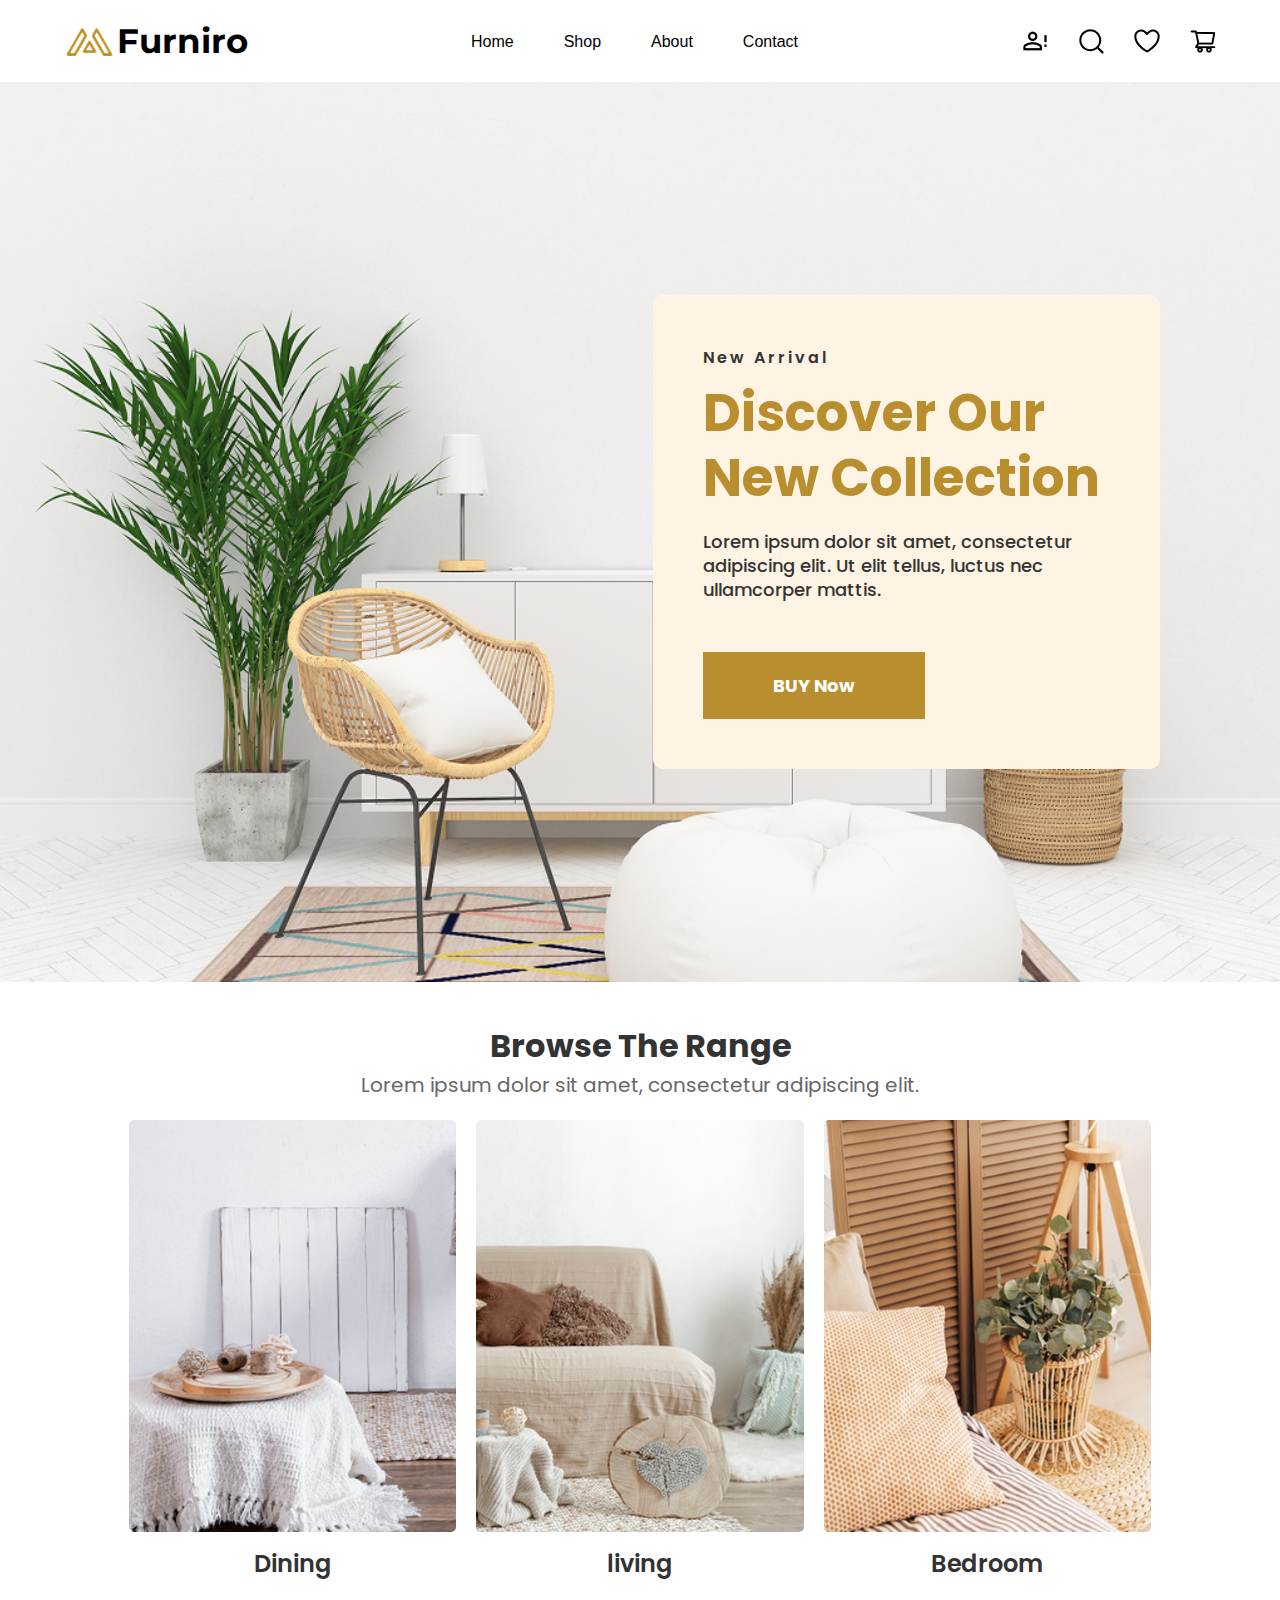
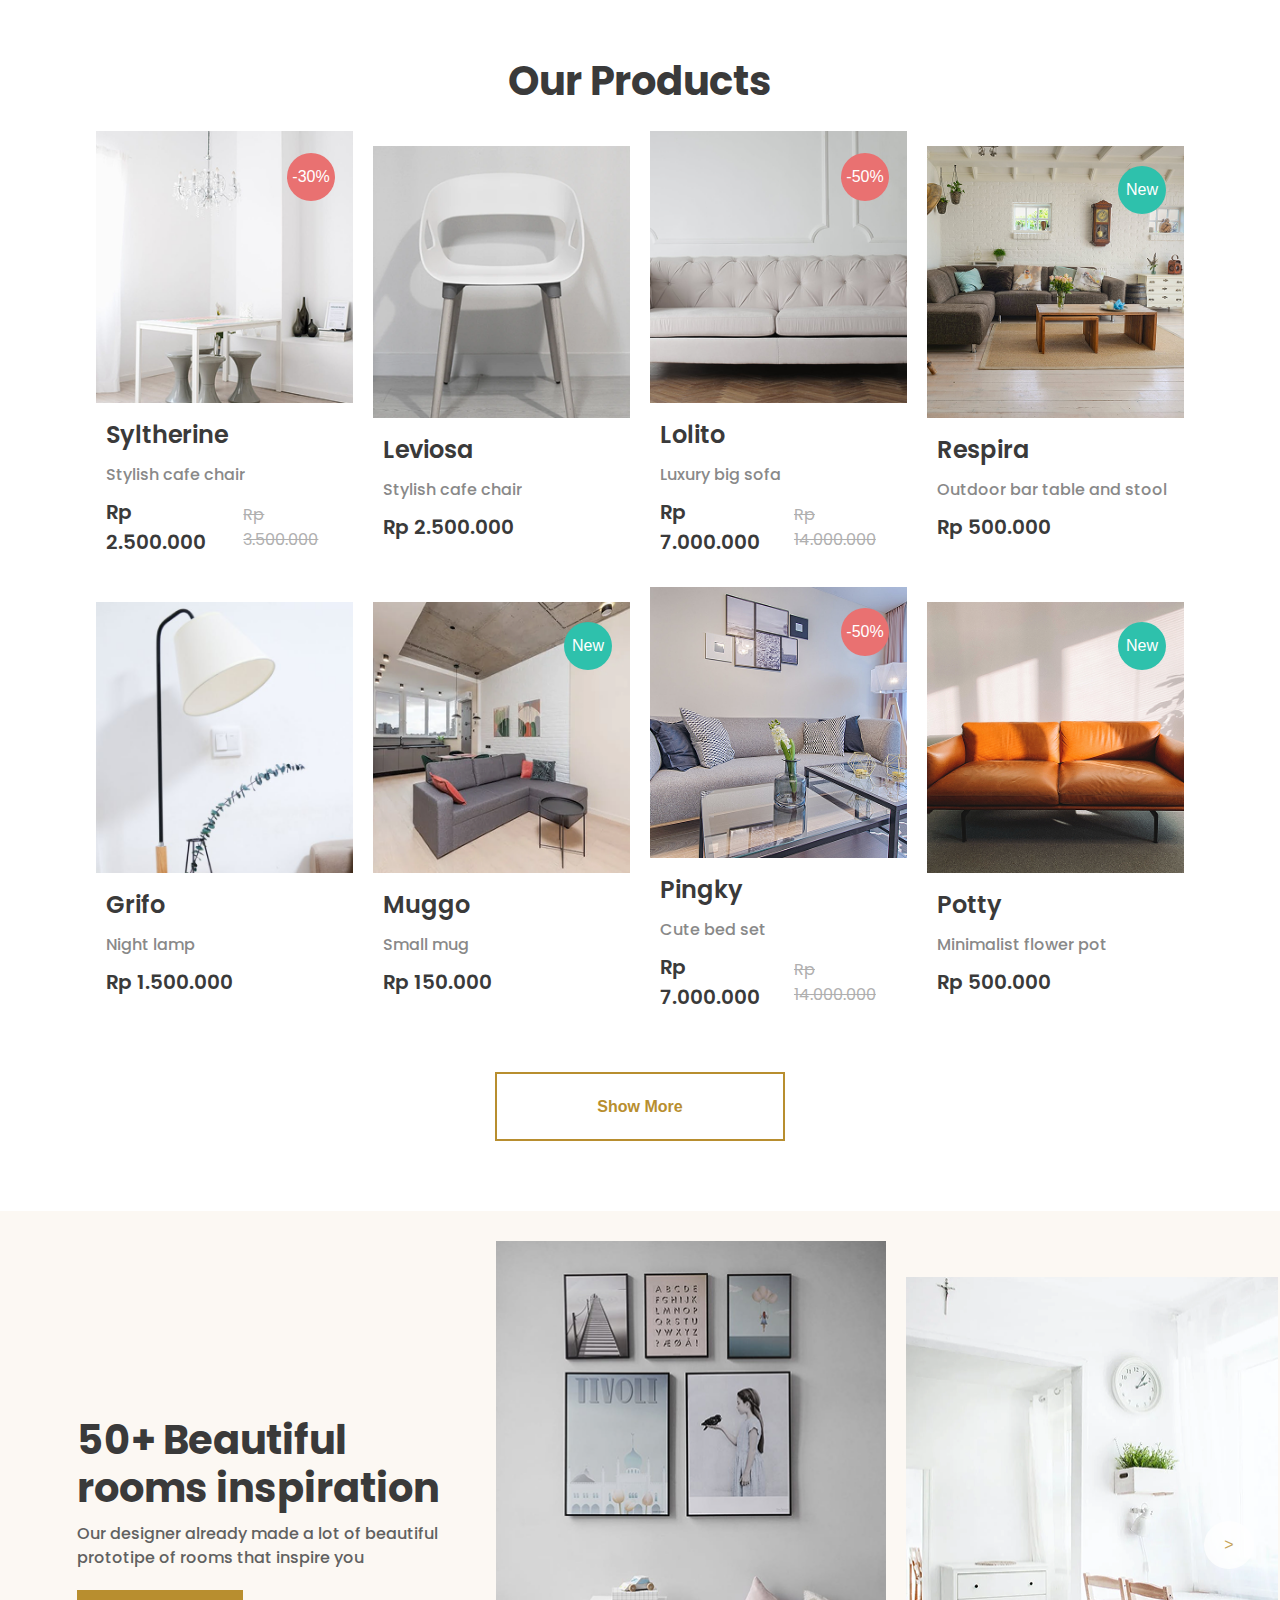
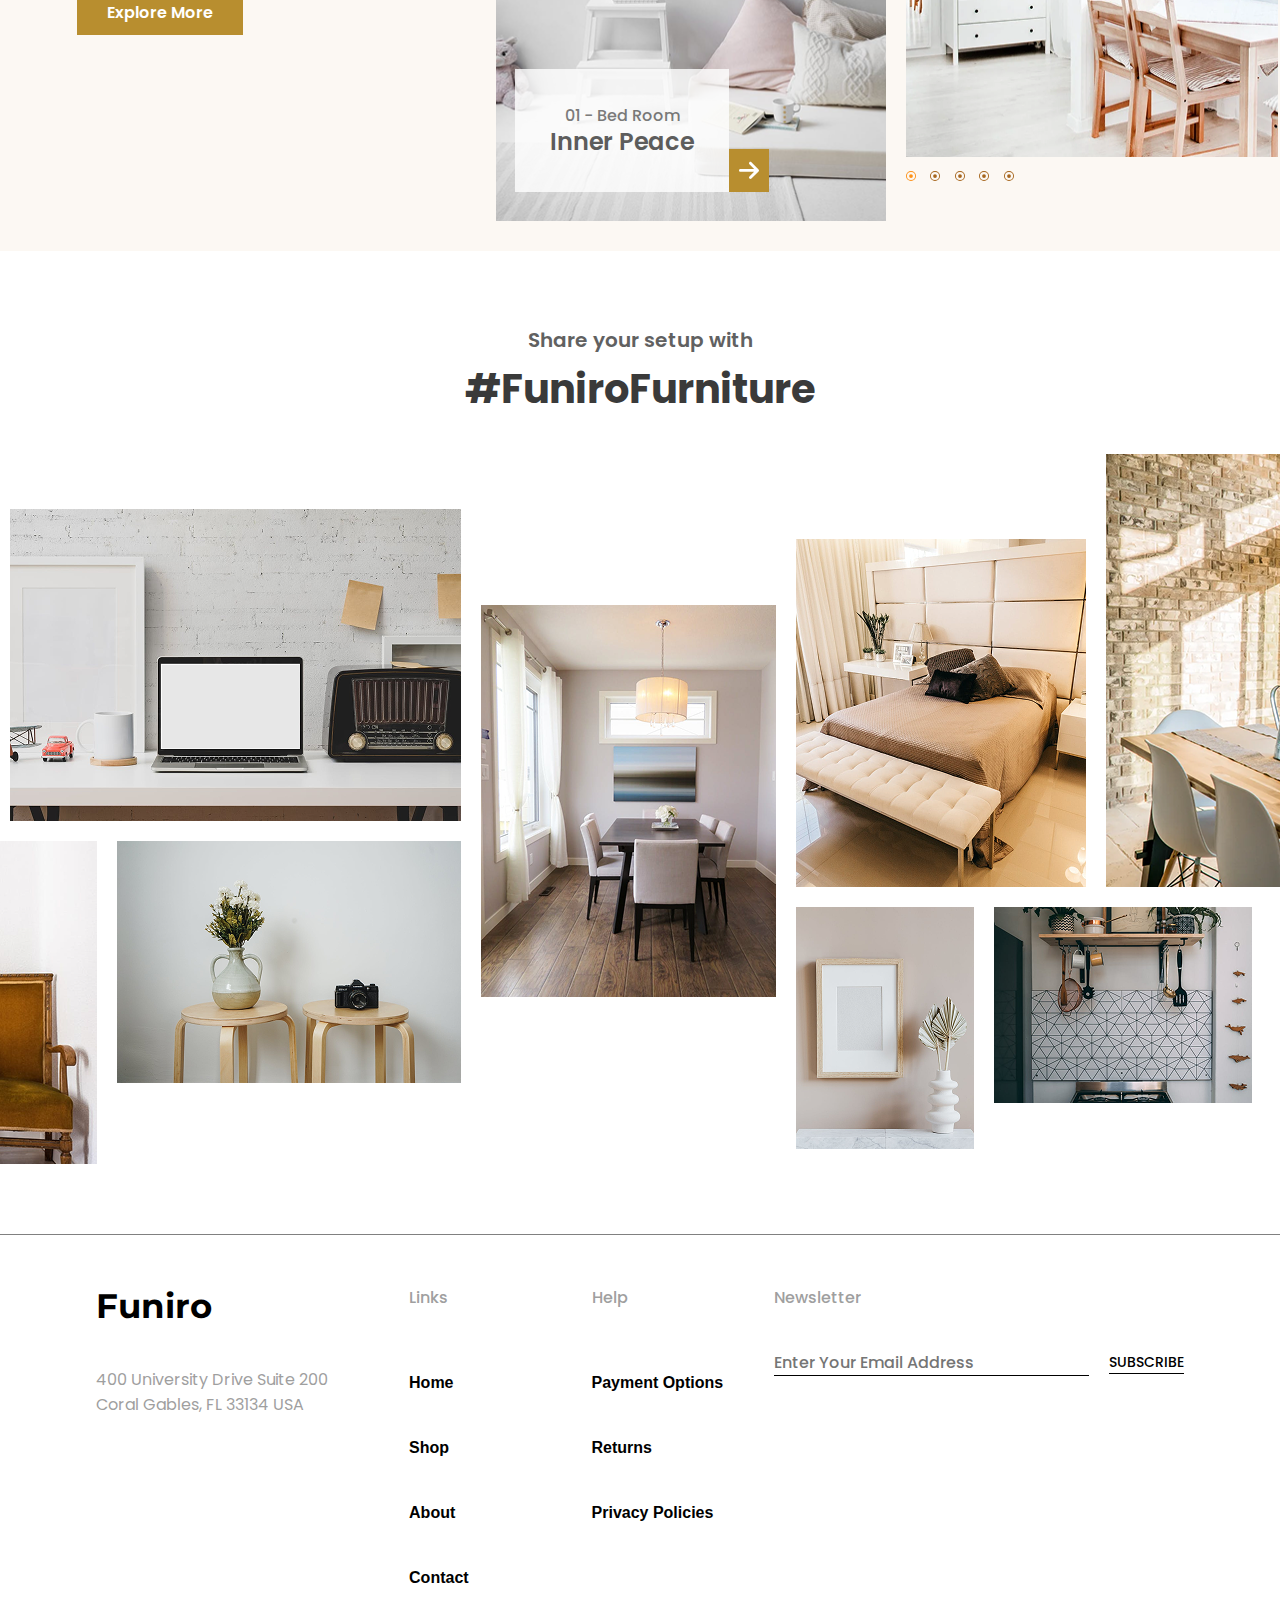
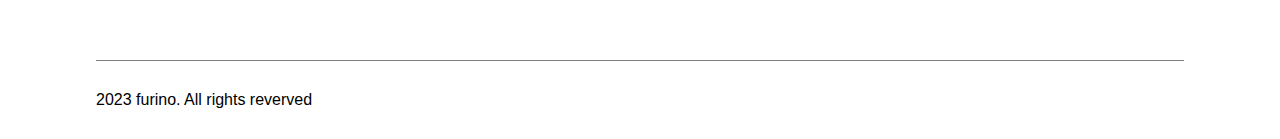
<file: E_Commerce_Website_Figma/index.html>
<!DOCTYPE html>
<html lang="en">
<head>
    <meta charset="UTF-8">
    <meta name="viewport" content="width=device-width, initial-scale=1.0">
    <title>E Commerce Website</title>
    <link rel="stylesheet" href="style.css" media="all" type="text/css">

    <!-- google font Montserrat -->
    <link rel="preconnect" href="https://fonts.googleapis.com">
    <link rel="preconnect" href="https://fonts.gstatic.com" crossorigin>
    <link href="https://fonts.googleapis.com/css2?family=Inter:ital,opsz,wght@0,14..32,100..900;1,14..32,100..900&family=Montserrat:ital,wght@0,100..900;1,100..900&family=Playfair+Display:ital,wght@0,400..900;1,400..900&family=Plus+Jakarta+Sans:ital,wght@0,200..800;1,200..800&family=Poppins:ital,wght@0,100;0,200;0,300;0,400;0,500;0,600;0,700;0,800;0,900;1,100;1,200;1,300;1,400;1,500;1,600;1,700;1,800;1,900&family=Public+Sans:ital,wght@0,100..900;1,100..900&display=swap" rel="stylesheet">
    <!-- google font Poppins -->
    <link rel="preconnect" href="https://fonts.googleapis.com">
    <link rel="preconnect" href="https://fonts.gstatic.com" crossorigin>
    <link href="https://fonts.googleapis.com/css2?family=Inter:ital,opsz,wght@0,14..32,100..900;1,14..32,100..900&family=Montserrat:ital,wght@0,100..900;1,100..900&family=Playfair+Display:ital,wght@0,400..900;1,400..900&family=Plus+Jakarta+Sans:ital,wght@0,200..800;1,200..800&family=Poppins:ital,wght@0,100;0,200;0,300;0,400;0,500;0,600;0,700;0,800;0,900;1,100;1,200;1,300;1,400;1,500;1,600;1,700;1,800;1,900&family=Public+Sans:ital,wght@0,100..900;1,100..900&display=swap" rel="stylesheet">

</head>
<body>

    <header id="header">
        <div class="header-container">
            <div class="nav-menu"><svg xmlns="http://www.w3.org/2000/svg" viewBox="0 0 448 512"><!--!Font Awesome Free 6.7.2 by @fontawesome - https://fontawesome.com License - https://fontawesome.com/license/free Copyright 2025 Fonticons, Inc.--><path fill="#000000" d="M0 96C0 78.3 14.3 64 32 64l384 0c17.7 0 32 14.3 32 32s-14.3 32-32 32L32 128C14.3 128 0 113.7 0 96zM0 256c0-17.7 14.3-32 32-32l384 0c17.7 0 32 14.3 32 32s-14.3 32-32 32L32 288c-17.7 0-32-14.3-32-32zM448 416c0 17.7-14.3 32-32 32L32 448c-17.7 0-32-14.3-32-32s14.3-32 32-32l384 0c17.7 0 32 14.3 32 32z"/></svg></div>
            <div class="logo-container">
                <img class="logo" src="./assets/images/Home/Meubel House_Logos.png" alt="Logo">
                <div class="brand-name">Furniro</div>
            </div>
            <ul class="navbar">
                <li class="nav-items"><a href="./index.html">Home</a></li>
                <li class="nav-items"><a href="./shop.html">Shop</a></li>
                <li class="nav-items"><a href="#">About</a></li>
                <li class="nav-items"><a href="./contact.html">Contact</a></li>
            </ul>
            <div class="header-features">
                <img src="./assets/images/Home/account-alert.png" alt="">
                <img src="./assets/images/Home/search-icon.png" alt="">
                <img src="./assets/images/Home/love-icon.png" alt="">
                <a href="./cart.html"><img src="./assets/images/Home/cart-icon.png" alt=""></a>
            </div>
        </div>
    </header>

    <section id="hero">
        <div class="hero-container">
            <div class="blank-left-side"> </div>
            <div class="hero-content">
                <div class="hero-sub-title">New Arrival</div>
                <h1 class="hero-title">Discover Our <br> New Collection</h1>
                <p class="hero-description">Lorem ipsum dolor sit amet, consectetur adipiscing elit. Ut elit tellus, luctus nec ullamcorper mattis.</p>
                <button class="hero-buy-now-btn">BUY Now</button>
            </div>
        </div>
    </section>
    
    <section id="The-Range">
        <div class="the-range-container">
             <h1 class="the-range-title">Browse The Range</h1>
             <div class="the-range-sub-title">Lorem ipsum dolor sit amet, consectetur adipiscing elit.</div>
             <div class="the-range-card-container">
                 <div class="dining-card">
                     <img class="dining-card-image" src="./assets/images/Home/dining-img.png" alt="">
                     <div class="dining-card-title">Dining</div>
                 </div>
                 <div class="living-card">
                     <img class="living-card-image" src="./assets/images/Home/living-img.png" alt="">
                     <div class="living-card-title">living</div>
                 </div>
                 <div class="bedroom-card">
                     <img class="bedroom-card-image" src="./assets/images/Home/bedroom-img.png">
                     <div class="bedroom-card-title">Bedroom</div>
                 </div>
             </div>
        </div>
     </section>

     <section id="our-product">
        <div class="our-product-container">
            <h1 class="our-product-title">Our Products</h1>
            <div class="our-product-card-container">
                    <div class="product-card">
                        <img class="product-image" src="./assets/images/Home/Syltherine-op.png" alt="">
                        <div class="product-card-discount discount-bg-pink">-30%</div>
                        <div class="product-card-title">Syltherine</div>
                        <div class="product-card-sub-title">Stylish cafe chair</div>
                        <div class="product-price-container">
                            <div class="product-price">Rp 2.500.000</div>
                            <div class="product-price-strikethrough">Rp 3.500.000</div>
                        </div>
                        <div class="product-hover-effect">
                            <div class="product-hover-btn">
                                <button class="product-add-to-cart-btn">Add to cart</button>
                            </div>
                            <div class="product-hover-reaction-container">
                                <div class="product-shear-con">
                                    <img src="./assets/images/Home/share-icon.png" alt="">
                                    <div class="share-text">Share</div>
                                </div>
                                <div class="product-shear-con">
                                    <img src="./assets/images/Home/compair-icon.png" alt="">
                                    <div class="share-text">Compare</div>
                                </div>
                                <div class="product-shear-con">
                                    <img src="./assets/images/Home/love-icon-white.png" alt="">
                                    <div class="share-text">Like</div>
                                </div>
                            </div>
                        </div>
                    </div>
                    <div class="product-card">
                        <img class="product-image" src="./assets/images/Home/leviosa-op.png" alt="">
                        <div class="product-card-title">Leviosa</div>
                        <div class="product-card-sub-title">Stylish cafe chair</div>
                        <div class="product-price-container">
                            <div class="product-price">Rp 2.500.000</div>
                            <!-- <div class="product-price-strikethrough">Rp 3.500.000</div> -->
                        </div>
                        <div class="product-hover-effect">
                            <div class="product-hover-btn">
                                <button class="product-add-to-cart-btn">Add to cart</button>
                            </div>
                            <div class="product-hover-reaction-container">
                                <div class="product-shear-con">
                                    <img src="./assets/images/Home/share-icon.png" alt="">
                                    <div class="share-text">Share</div>
                                </div>
                                <div class="product-shear-con">
                                    <img src="./assets/images/Home/compair-icon.png" alt="">
                                    <div class="share-text">Compare</div>
                                </div>
                                <div class="product-shear-con">
                                    <img src="./assets/images/Home/love-icon-white.png" alt="">
                                    <div class="share-text">Like</div>
                                </div>
                            </div>
                        </div>
                    </div>
                    <div class="product-card">
                        <img class="product-image" src="./assets/images/Home/Lolito-op.png" alt="">
                        <div class="product-card-discount discount-bg-pink">-50%</div>
                        <div class="product-card-title">Lolito</div>
                        <div class="product-card-sub-title">Luxury big sofa</div>
                        <div class="product-price-container">
                            <div class="product-price">Rp 7.000.000</div>
                            <div class="product-price-strikethrough">Rp 14.000.000</div>
                        </div>
                        <div class="product-hover-effect">
                            <div class="product-hover-btn">
                                <button class="product-add-to-cart-btn">Add to cart</button>
                            </div>
                            <div class="product-hover-reaction-container">
                                <div class="product-shear-con">
                                    <img src="./assets/images/Home/share-icon.png" alt="">
                                    <div class="share-text">Share</div>
                                </div>
                                <div class="product-shear-con">
                                    <img src="./assets/images/Home/compair-icon.png" alt="">
                                    <div class="share-text">Compare</div>
                                </div>
                                <div class="product-shear-con">
                                    <img src="./assets/images/Home/love-icon-white.png" alt="">
                                    <div class="share-text">Like</div>
                                </div>
                            </div>
                        </div>
                    </div>
                    <div class="product-card">
                        <img class="product-image" src="./assets/images/Home/Respira-op.png" alt="">
                        <div class="product-card-discount discount-bg-green">New</div>
                        <div class="product-card-title">Respira</div>
                        <div class="product-card-sub-title">Outdoor bar table and stool</div>
                        <div class="product-price-container">
                            <div class="product-price">Rp 500.000</div>
                            <!-- <div class="product-price-strikethrough">Rp 3.500.000</div> -->
                        </div>
                        <div class="product-hover-effect">
                            <div class="product-hover-btn">
                                <button class="product-add-to-cart-btn">Add to cart</button>
                            </div>
                            <div class="product-hover-reaction-container">
                                <div class="product-shear-con">
                                    <img src="./assets/images/Home/share-icon.png" alt="">
                                    <div class="share-text">Share</div>
                                </div>
                                <div class="product-shear-con">
                                    <img src="./assets/images/Home/compair-icon.png" alt="">
                                    <div class="share-text">Compare</div>
                                </div>
                                <div class="product-shear-con">
                                    <img src="./assets/images/Home/love-icon-white.png" alt="">
                                    <div class="share-text">Like</div>
                                </div>
                            </div>
                        </div>
                    </div>
                    <div class="product-card display-none">
                        <img class="product-image" src="./assets/images/Home/Grifo-op.png" alt="">
                        <div class="product-card-title">Grifo</div>
                        <div class="product-card-sub-title">Night lamp</div>
                        <div class="product-price-container">
                            <div class="product-price">Rp 1.500.000</div>
                            <!-- <div class="product-price-strikethrough">Rp 3.500.000</div> -->
                        </div>
                        <div class="product-hover-effect">
                            <div class="product-hover-btn">
                                <button class="product-add-to-cart-btn">Add to cart</button>
                            </div>
                            <div class="product-hover-reaction-container">
                                <div class="product-shear-con">
                                    <img src="./assets/images/Home/share-icon.png" alt="">
                                    <div class="share-text">Share</div>
                                </div>
                                <div class="product-shear-con">
                                    <img src="./assets/images/Home/compair-icon.png" alt="">
                                    <div class="share-text">Compare</div>
                                </div>
                                <div class="product-shear-con">
                                    <img src="./assets/images/Home/love-icon-white.png" alt="">
                                    <div class="share-text">Like</div>
                                </div>
                            </div>
                        </div>
                    </div>
                    <div class="product-card display-none">
                        <img class="product-image" src="./assets/images/Home/Muggo-op.png" alt="">
                        <div class="product-card-discount discount-bg-green">New</div>
                        <div class="product-card-title">Muggo</div>
                        <div class="product-card-sub-title">Small mug</div>
                        <div class="product-price-container">
                            <div class="product-price">Rp 150.000</div>
                            <!-- <div class="product-price-strikethrough">Rp 3.500.000</div> -->
                        </div>
                        <div class="product-hover-effect">
                            <div class="product-hover-btn">
                                <button class="product-add-to-cart-btn">Add to cart</button>
                            </div>
                            <div class="product-hover-reaction-container">
                                <div class="product-shear-con">
                                    <img src="./assets/images/Home/share-icon.png" alt="">
                                    <div class="share-text">Share</div>
                                </div>
                                <div class="product-shear-con">
                                    <img src="./assets/images/Home/compair-icon.png" alt="">
                                    <div class="share-text">Compare</div>
                                </div>
                                <div class="product-shear-con">
                                    <img src="./assets/images/Home/love-icon-white.png" alt="">
                                    <div class="share-text">Like</div>
                                </div>
                            </div>
                        </div>
                    </div>
                    <div class="product-card display-none">
                        <img class="product-image" src="./assets/images/Home/Pingky-op.png" alt="">
                        <div class="product-card-discount discount-bg-pink">-50%</div>
                        <div class="product-card-title">Pingky</div>
                        <div class="product-card-sub-title">Cute bed set</div>
                        <div class="product-price-container">
                            <div class="product-price">Rp 7.000.000</div>
                            <div class="product-price-strikethrough">Rp 14.000.000</div>
                        </div>
                        <div class="product-hover-effect">
                            <div class="product-hover-btn">
                                <button class="product-add-to-cart-btn">Add to cart</button>
                            </div>
                            <div class="product-hover-reaction-container">
                                <div class="product-shear-con">
                                    <img src="./assets/images/Home/share-icon.png" alt="">
                                    <div class="share-text">Share</div>
                                </div>
                                <div class="product-shear-con">
                                    <img src="./assets/images/Home/compair-icon.png" alt="">
                                    <div class="share-text">Compare</div>
                                </div>
                                <div class="product-shear-con">
                                    <img src="./assets/images/Home/love-icon-white.png" alt="">
                                    <div class="share-text">Like</div>
                                </div>
                            </div>
                        </div>
                    </div>
                    <div class="product-card display-none">
                        <img class="product-image" src="./assets/images/Home/Potty-op.png" alt="">
                        <div class="product-card-discount discount-bg-green">New</div>
                        <div class="product-card-title">Potty</div>
                        <div class="product-card-sub-title">Minimalist flower pot</div>
                        <div class="product-price-container">
                            <div class="product-price">Rp 500.000</div>
                            <!-- <div class="product-price-strikethrough">Rp 3.500.000</div> -->
                        </div>
                        <div class="product-hover-effect">
                            <div class="product-hover-btn">
                                <button class="product-add-to-cart-btn">Add to cart</button>
                            </div>
                            <div class="product-hover-reaction-container">
                                <div class="product-shear-con">
                                    <img src="./assets/images/Home/share-icon.png" alt="">
                                    <div class="share-text">Share</div>
                                </div>
                                <div class="product-shear-con">
                                    <img src="./assets/images/Home/compair-icon.png" alt="">
                                    <div class="share-text">Compare</div>
                                </div>
                                <div class="product-shear-con">
                                    <img src="./assets/images/Home/love-icon-white.png" alt="">
                                    <div class="share-text">Like</div>
                                </div>
                            </div>
                        </div>
                    </div>
            </div>
            <div class="our-product-show-more-btn-container">
                <button class="our-product-show-more-btn"><a href="./shop.html">Show More</a></button>
            </div>
        </div>
    </section>

    <section id="BRI">
        <div class="BRI-container">
            <div class="BRI-Details">
                <div class="BRI-Details-title">50+ Beautiful rooms inspiration</div>
                <div class="BRI-Details-sub-title">Our designer already made a lot of beautiful prototipe of rooms that inspire you</div>
                <button class="BRI-explore-more-btn">Explore More</button>
            </div>
            <div class="BRI-middle">
                <div class="BRI-middle-flote">
                    <div class="BRI-middle-flote-sub-title">01 - Bed Room</div>
                    <div class="BRI-middle-flote-title">Inner Peace</div>
                </div>
                <div class="BRI-arrow-btn">
                    <svg xmlns="http://www.w3.org/2000/svg" viewBox="0 0 448 512"><!--!Font Awesome Free 6.7.2 by @fontawesome - https://fontawesome.com License - https://fontawesome.com/license/free Copyright 2025 Fonticons, Inc.--><path fill="#ffffff" d="M438.6 278.6c12.5-12.5 12.5-32.8 0-45.3l-160-160c-12.5-12.5-32.8-12.5-45.3 0s-12.5 32.8 0 45.3L338.8 224 32 224c-17.7 0-32 14.3-32 32s14.3 32 32 32l306.7 0L233.4 393.4c-12.5 12.5-12.5 32.8 0 45.3s32.8 12.5 45.3 0l160-160z"/></svg>
                </div>
            </div>
            <div class="BRI-image-slide">
                <div class="BRI-image-point-container">
                    <img class="image-bri-2" src="./assets/images/Home/BRI-image-2.png" alt="">
                    <div>
                        <svg class="point-svg" xmlns="http://www.w3.org/2000/svg" viewBox="0 0 512 512"><!--!Font Awesome Free 6.7.2 by @fontawesome - https://fontawesome.com License - https://fontawesome.com/license/free Copyright 2025 Fonticons, Inc.--><path fill="#fd9117" d="M464 256A208 208 0 1 0 48 256a208 208 0 1 0 416 0zM0 256a256 256 0 1 1 512 0A256 256 0 1 1 0 256zm256-96a96 96 0 1 1 0 192 96 96 0 1 1 0-192z"/></svg>
                        <svg class="point-svg" xmlns="http://www.w3.org/2000/svg" viewBox="0 0 512 512"><!--!Font Awesome Free 6.7.2 by @fontawesome - https://fontawesome.com License - https://fontawesome.com/license/free Copyright 2025 Fonticons, Inc.--><path fill="#a6651c" d="M464 256A208 208 0 1 0 48 256a208 208 0 1 0 416 0zM0 256a256 256 0 1 1 512 0A256 256 0 1 1 0 256zm256-96a96 96 0 1 1 0 192 96 96 0 1 1 0-192z"/></svg>
                        <svg class="point-svg" xmlns="http://www.w3.org/2000/svg" viewBox="0 0 512 512"><!--!Font Awesome Free 6.7.2 by @fontawesome - https://fontawesome.com License - https://fontawesome.com/license/free Copyright 2025 Fonticons, Inc.--><path fill="#a6651c" d="M464 256A208 208 0 1 0 48 256a208 208 0 1 0 416 0zM0 256a256 256 0 1 1 512 0A256 256 0 1 1 0 256zm256-96a96 96 0 1 1 0 192 96 96 0 1 1 0-192z"/></svg>
                        <svg class="point-svg" xmlns="http://www.w3.org/2000/svg" viewBox="0 0 512 512"><!--!Font Awesome Free 6.7.2 by @fontawesome - https://fontawesome.com License - https://fontawesome.com/license/free Copyright 2025 Fonticons, Inc.--><path fill="#a6651c" d="M464 256A208 208 0 1 0 48 256a208 208 0 1 0 416 0zM0 256a256 256 0 1 1 512 0A256 256 0 1 1 0 256zm256-96a96 96 0 1 1 0 192 96 96 0 1 1 0-192z"/></svg>
                        <svg class="point-svg" xmlns="http://www.w3.org/2000/svg" viewBox="0 0 512 512"><!--!Font Awesome Free 6.7.2 by @fontawesome - https://fontawesome.com License - https://fontawesome.com/license/free Copyright 2025 Fonticons, Inc.--><path fill="#a6651c" d="M464 256A208 208 0 1 0 48 256a208 208 0 1 0 416 0zM0 256a256 256 0 1 1 512 0A256 256 0 1 1 0 256zm256-96a96 96 0 1 1 0 192 96 96 0 1 1 0-192z"/></svg>
                    </div>
                    <div class="BRI-image-pull-arrow">></div>
                </div>
            </div>
        </div>
    </section>

    <section id="furniture-gallary">
        <div class="furniture-gallary-sub-title">Share your setup with</div>
        <div class="furniture-gallary-title">#FuniroFurniture</div>
        <div class="furniture-gallary-container">
            <div class="F-left-container">
                <div class="F-left-top-container">
                    <img src="./assets/images/Home/F-TL1.png" alt="image">
                    <img src="./assets/images/Home/F-TL2.png" alt="image">
                </div>
                <div class="F-left-bottom-container">
                    <img src="./assets/images/Home/F-BL1.png" alt="image">
                    <img src="./assets/images/Home/F-BL2.png" alt="image">
                </div>
            </div>
            <img class="furniture-gallary-image-middle" src="./assets/images/Home/F-M.png" alt="image">
            <div class="F-right-container">
                <div class="F-right-top-container">
                    <img src="./assets/images/Home/F-TR1.png" alt="image">
                    <img src="./assets/images/Home/F-TR2.png" alt="image">
                </div>
                <div class="F-right-bottom-container">
                    <img src="./assets/images/Home/F-BR1.png" alt="image">
                    <img src="./assets/images/Home/F-BR2.png" alt="image">
                </div>
            </div>
        </div>
    </section>

    <footer id="footer">
        <div class="footer-container">
            <div class="ft-card-1">
                <!-- brand-name css is comming from header brand name -->
                <div class="brand-name ft-title-padding">Funiro</div>
                <div class="ft-address">400 University Drive Suite 200 Coral Gables,
                    FL 33134 USA</div>
            </div>
            <div class="ft-card-2">
                <div class="ft-title-padding ft-title">Links</div>
                <div class="ft-list"><a href="./index.html">Home</a></div>
                <div class="ft-list"><a href="./shop.html">Shop</a></div>
                <div class="ft-list"><a href="#">About</a></div>
                <div class="ft-list"><a href="./contact.html">Contact</a></div>
            </div>
            <div class="ft-card-3">
                <div class="ft-title-padding ft-title">Help</div>
                <div class="ft-list"><a href="#">Payment Options</a></div>
                <div class="ft-list"><a href="#">Returns</a></div>
                <div class="ft-list"><a href="#">Privacy Policies</a></div>
            </div>
            <div class="ft-card-3">
                <div class="ft-title-padding ft-title">Newsletter</div>
                <div class="ft-input-container">
                    <input class="ft-email-input" type="text" placeholder="Enter Your Email Address">
                    <button class="suscribe-btn">SUBSCRIBE</button>
                </div>
            </div>
        </div>
        <div class="ft-bottom">
            2023 furino. All rights reverved
        </div>
    </footer>

    <!-- done some testing for our product section hover effect -->
    <!-- <div class="main-container">
        <div>
            <img class="image" src="./assets/leafy-tree-branch-vibrant-autumn-colors-generated-by-ai.jpg" alt="">
            <div class="p">
                <p>Lorem ipsum dolor sit amet, consectetur adipiscing elit.</p>
            </div>
        </div>
        <img class="image" src="./assets/leafy-tree-branch-vibrant-autumn-colors-generated-by-ai.jpg" alt="">
        <img class="image" src="./assets/leafy-tree-branch-vibrant-autumn-colors-generated-by-ai.jpg" alt="">
        <img class="image" src="./assets/leafy-tree-branch-vibrant-autumn-colors-generated-by-ai.jpg" alt="">
        <img class="image" src="./assets/leafy-tree-branch-vibrant-autumn-colors-generated-by-ai.jpg" alt="">
        <img class="image" src="./assets/leafy-tree-branch-vibrant-autumn-colors-generated-by-ai.jpg" alt="">
        <img class="image" src="./assets/leafy-tree-branch-vibrant-autumn-colors-generated-by-ai.jpg" alt="">
        <img class="image" src="./assets/leafy-tree-branch-vibrant-autumn-colors-generated-by-ai.jpg" alt="">
    </div> -->

</body>
</html>
</file>
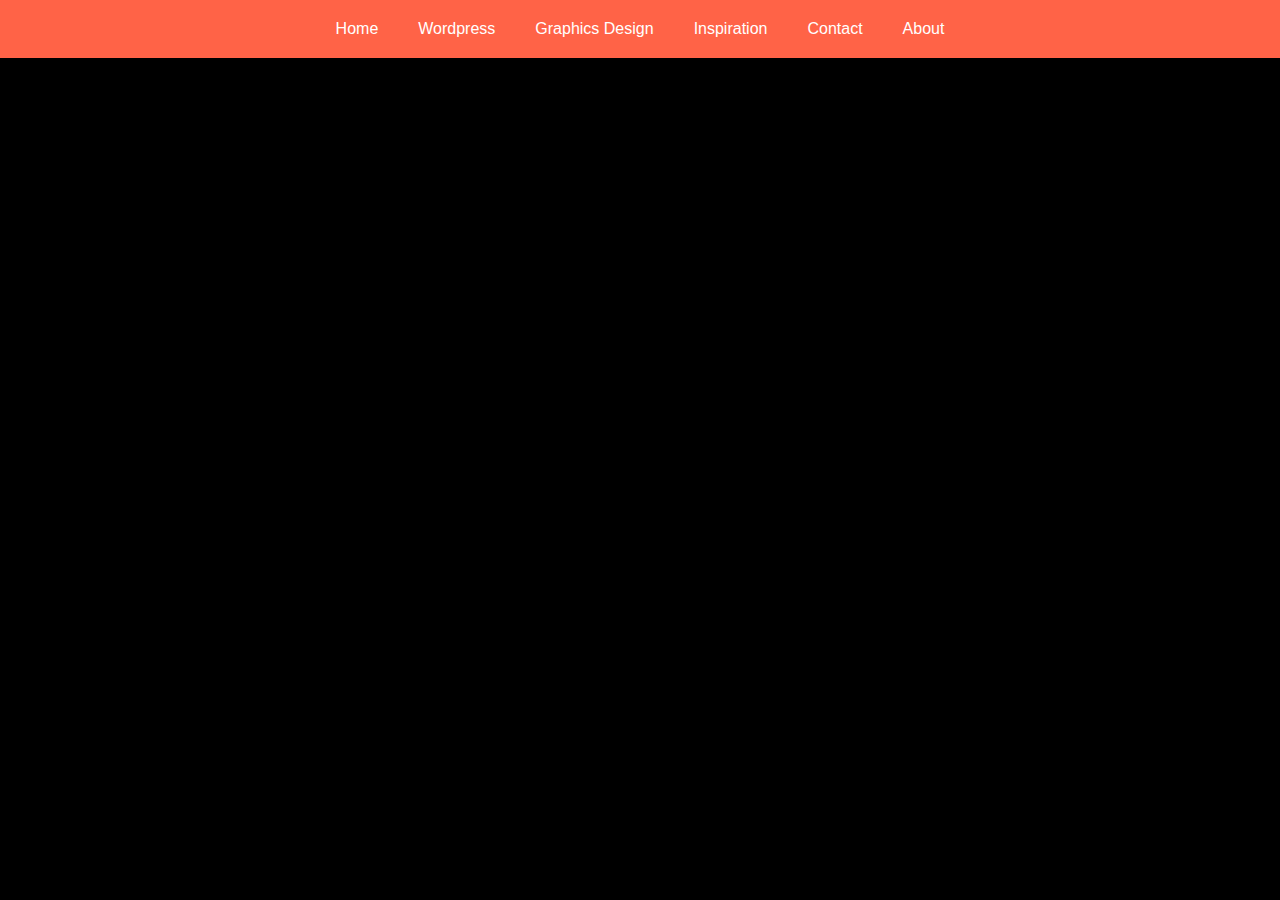
<file: Basic-Questions/Q3-Dropdown-navbar/index.html>
<!DOCTYPE html>
<html lang="en">
<head>
    <meta charset="UTF-8">
    <meta name="viewport" content="width=device-width, initial-scale=1.0">
    <title>Dropdown Navbar</title>
    <link rel="stylesheet" href="style.css">

</head>
<body>

    <div id="full-body-container">
        <div class="navbar-container">
            <ul class="navbar">
                <li class="nav-items">Home
                    <ul class="dropdown-menu">
                        <li class="dropdown-menu-items">Themes
                            <ul class="dropdown-sub-menu">
                                <li class="sub-menu-items">WD</li>
                                <li class="sub-menu-items">GD</li>
                                <li class="sub-menu-items">DM</li>
                            </ul>
                        </li>
                        <li class="dropdown-menu-items">plugins
                            <ul class="dropdown-sub-menu">
                                <li class="sub-menu-items">WD</li>
                                <li class="sub-menu-items">GD</li>
                                <li class="sub-menu-items">DM</li>
                            </ul>
                        </li>
                        <li class="dropdown-menu-items">Tutorials
                            <ul class="dropdown-sub-menu">
                                <li class="sub-menu-items">WD</li>
                                <li class="sub-menu-items">GD</li>
                                <li class="sub-menu-items">DM</li>
                            </ul>
                        </li>
                    </ul>
                </li>
                <li class="nav-items">Wordpress
                    <ul class="dropdown-menu">
                        <li class="dropdown-menu-items">Themes
                            <ul class="dropdown-sub-menu">
                                <li class="sub-menu-items">WD</li>
                                <li class="sub-menu-items">GD</li>
                                <li class="sub-menu-items">DM</li>
                            </ul>
                        </li>
                        <li class="dropdown-menu-items">plugins
                            <ul class="dropdown-sub-menu">
                                <li class="sub-menu-items">WD</li>
                                <li class="sub-menu-items">GD</li>
                                <li class="sub-menu-items">DM</li>
                            </ul>
                        </li>
                        <li class="dropdown-menu-items">Tutorials
                            <ul class="dropdown-sub-menu">
                                <li class="sub-menu-items">WD</li>
                                <li class="sub-menu-items">GD</li>
                                <li class="sub-menu-items">DM</li>
                            </ul>
                        </li>
                    </ul>
                </li>
                <li class="nav-items">Graphics Design
                    <ul class="dropdown-menu">
                        <li class="dropdown-menu-items">Themes
                            <ul class="dropdown-sub-menu">
                                <li class="sub-menu-items">WD</li>
                                <li class="sub-menu-items">GD</li>
                                <li class="sub-menu-items">DM</li>
                            </ul>
                        </li>
                        <li class="dropdown-menu-items">plugins
                            <ul class="dropdown-sub-menu">
                                <li class="sub-menu-items">WD</li>
                                <li class="sub-menu-items">GD</li>
                                <li class="sub-menu-items">DM</li>
                            </ul>
                        </li>
                        <li class="dropdown-menu-items">Tutorials
                            <ul class="dropdown-sub-menu">
                                <li class="sub-menu-items">WD</li>
                                <li class="sub-menu-items">GD</li>
                                <li class="sub-menu-items">DM</li>
                            </ul>
                        </li>
                    </ul>
                </li>
                <li class="nav-items">Inspiration
                    <ul class="dropdown-menu">
                        <li class="dropdown-menu-items">Themes
                            <ul class="dropdown-sub-menu">
                                <li class="sub-menu-items">WD</li>
                                <li class="sub-menu-items">GD</li>
                                <li class="sub-menu-items">DM</li>
                            </ul>
                        </li>
                        <li class="dropdown-menu-items">plugins
                            <ul class="dropdown-sub-menu">
                                <li class="sub-menu-items">WD</li>
                                <li class="sub-menu-items">GD</li>
                                <li class="sub-menu-items">DM</li>
                            </ul>
                        </li>
                        <li class="dropdown-menu-items">Tutorials
                            <ul class="dropdown-sub-menu">
                                <li class="sub-menu-items">WD</li>
                                <li class="sub-menu-items">GD</li>
                                <li class="sub-menu-items">DM</li>
                            </ul>
                        </li>
                    </ul>
                </li>
                <li class="nav-items">Contact
                    <ul class="dropdown-menu">
                        <li class="dropdown-menu-items">Themes
                            <ul class="dropdown-sub-menu">
                                <li class="sub-menu-items">WD</li>
                                <li class="sub-menu-items">GD</li>
                                <li class="sub-menu-items">DM</li>
                            </ul>
                        </li>
                        <li class="dropdown-menu-items">plugins
                            <ul class="dropdown-sub-menu">
                                <li class="sub-menu-items">WD</li>
                                <li class="sub-menu-items">GD</li>
                                <li class="sub-menu-items">DM</li>
                            </ul>
                        </li>
                        <li class="dropdown-menu-items">Tutorials
                            <ul class="dropdown-sub-menu">
                                <li class="sub-menu-items">WD</li>
                                <li class="sub-menu-items">GD</li>
                                <li class="sub-menu-items">DM</li>
                            </ul>
                        </li>
                    </ul>
                </li>
                <li class="nav-items">About
                    <ul class="dropdown-menu">
                        <li class="dropdown-menu-items">Themes
                            <ul class="dropdown-sub-menu">
                                <li class="sub-menu-items">WD</li>
                                <li class="sub-menu-items">GD</li>
                                <li class="sub-menu-items">DM</li>
                            </ul>
                        </li>
                        <li class="dropdown-menu-items">plugins
                            <ul class="dropdown-sub-menu">
                                <li class="sub-menu-items">WD</li>
                                <li class="sub-menu-items">GD</li>
                                <li class="sub-menu-items">DM</li>
                            </ul>
                        </li>
                        <li class="dropdown-menu-items">Tutorials
                            <ul class="dropdown-sub-menu">
                                <li class="sub-menu-items">WD</li>
                                <li class="sub-menu-items">GD</li>
                                <li class="sub-menu-items">DM</li>
                            </ul>
                        </li>
                    </ul>
                </li>
            </ul>
        </div>
    </div>
    
</body>
</html>
</file>
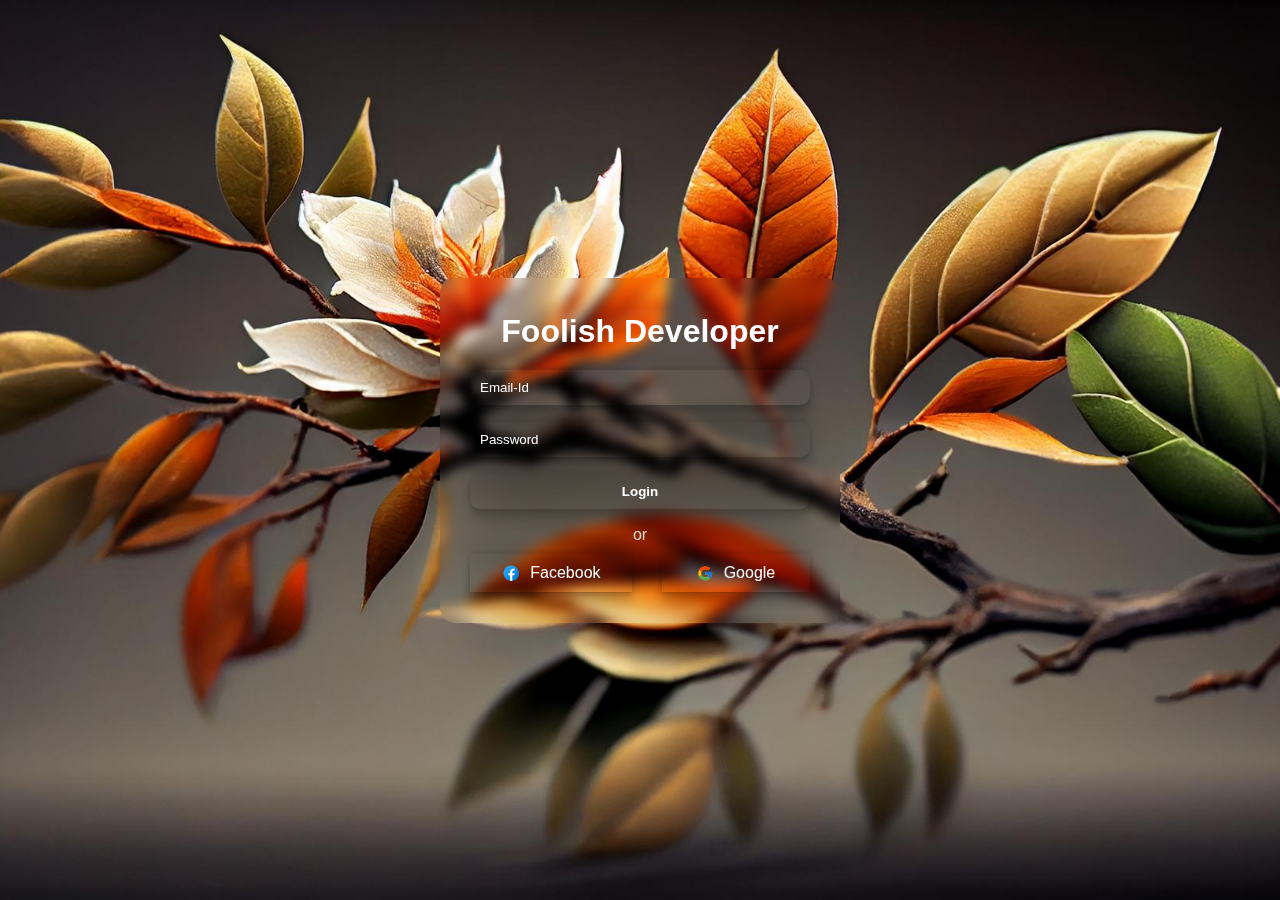
<file: Basic-Questions/Q7-CSS-Glass-Effect-Glassmorphism/index.html>
<!DOCTYPE html>
<html lang="en">
<head>
    <meta charset="UTF-8">
    <meta name="viewport" content="width=device-width, initial-scale=1.0">
    <title>CSS Glass Effect-Glassmorphism</title>
    <link rel="stylesheet" href="style.css" media="all" type="text/css">

</head>
<body>
    
    <div class="main-container">
        <div class="login-container">
            <h1 class="main-title">Foolish Developer</h1>
            <form class="form-container" action="#" method="post">
                <input class="email" type="text" name="Email-Id" placeholder="Email-Id">
                <input class="pass" type="password" name="password" placeholder="Password">
                <input class="login-btn" type="submit" value="Login">
            </form>
            <div class="or-text">or</div>
            <div class="fb-google-container">
                <div class="facebook">
                    <svg class="fb-logo" xmlns="http://www.w3.org/2000/svg" x="0px" y="0px" width="100" height="100" viewBox="0 0 48 48">
                        <linearGradient id="Ld6sqrtcxMyckEl6xeDdMa_uLWV5A9vXIPu_gr1" x1="9.993" x2="40.615" y1="9.993" y2="40.615" gradientUnits="userSpaceOnUse"><stop offset="0" stop-color="#2aa4f4"></stop><stop offset="1" stop-color="#007ad9"></stop></linearGradient><path fill="url(#Ld6sqrtcxMyckEl6xeDdMa_uLWV5A9vXIPu_gr1)" d="M24,4C12.954,4,4,12.954,4,24s8.954,20,20,20s20-8.954,20-20S35.046,4,24,4z"></path><path fill="#fff" d="M26.707,29.301h5.176l0.813-5.258h-5.989v-2.874c0-2.184,0.714-4.121,2.757-4.121h3.283V12.46 c-0.577-0.078-1.797-0.248-4.102-0.248c-4.814,0-7.636,2.542-7.636,8.334v3.498H16.06v5.258h4.948v14.452 C21.988,43.9,22.981,44,24,44c0.921,0,1.82-0.084,2.707-0.204V29.301z"></path>
                        </svg>Facebook
                </div>
                <div class="facebook">
                    <svg class="fb-logo" xmlns="http://www.w3.org/2000/svg" x="0px" y="0px" width="100" height="100" viewBox="0 0 48 48">
                        <path fill="#FFC107" d="M43.611,20.083H42V20H24v8h11.303c-1.649,4.657-6.08,8-11.303,8c-6.627,0-12-5.373-12-12c0-6.627,5.373-12,12-12c3.059,0,5.842,1.154,7.961,3.039l5.657-5.657C34.046,6.053,29.268,4,24,4C12.955,4,4,12.955,4,24c0,11.045,8.955,20,20,20c11.045,0,20-8.955,20-20C44,22.659,43.862,21.35,43.611,20.083z"></path><path fill="#FF3D00" d="M6.306,14.691l6.571,4.819C14.655,15.108,18.961,12,24,12c3.059,0,5.842,1.154,7.961,3.039l5.657-5.657C34.046,6.053,29.268,4,24,4C16.318,4,9.656,8.337,6.306,14.691z"></path><path fill="#4CAF50" d="M24,44c5.166,0,9.86-1.977,13.409-5.192l-6.19-5.238C29.211,35.091,26.715,36,24,36c-5.202,0-9.619-3.317-11.283-7.946l-6.522,5.025C9.505,39.556,16.227,44,24,44z"></path><path fill="#1976D2" d="M43.611,20.083H42V20H24v8h11.303c-0.792,2.237-2.231,4.166-4.087,5.571c0.001-0.001,0.002-0.001,0.003-0.002l6.19,5.238C36.971,39.205,44,34,44,24C44,22.659,43.862,21.35,43.611,20.083z"></path>
                        </svg>Google
                </div>
            </div>
        </div>
    </div>

</body>
</html>
</file>
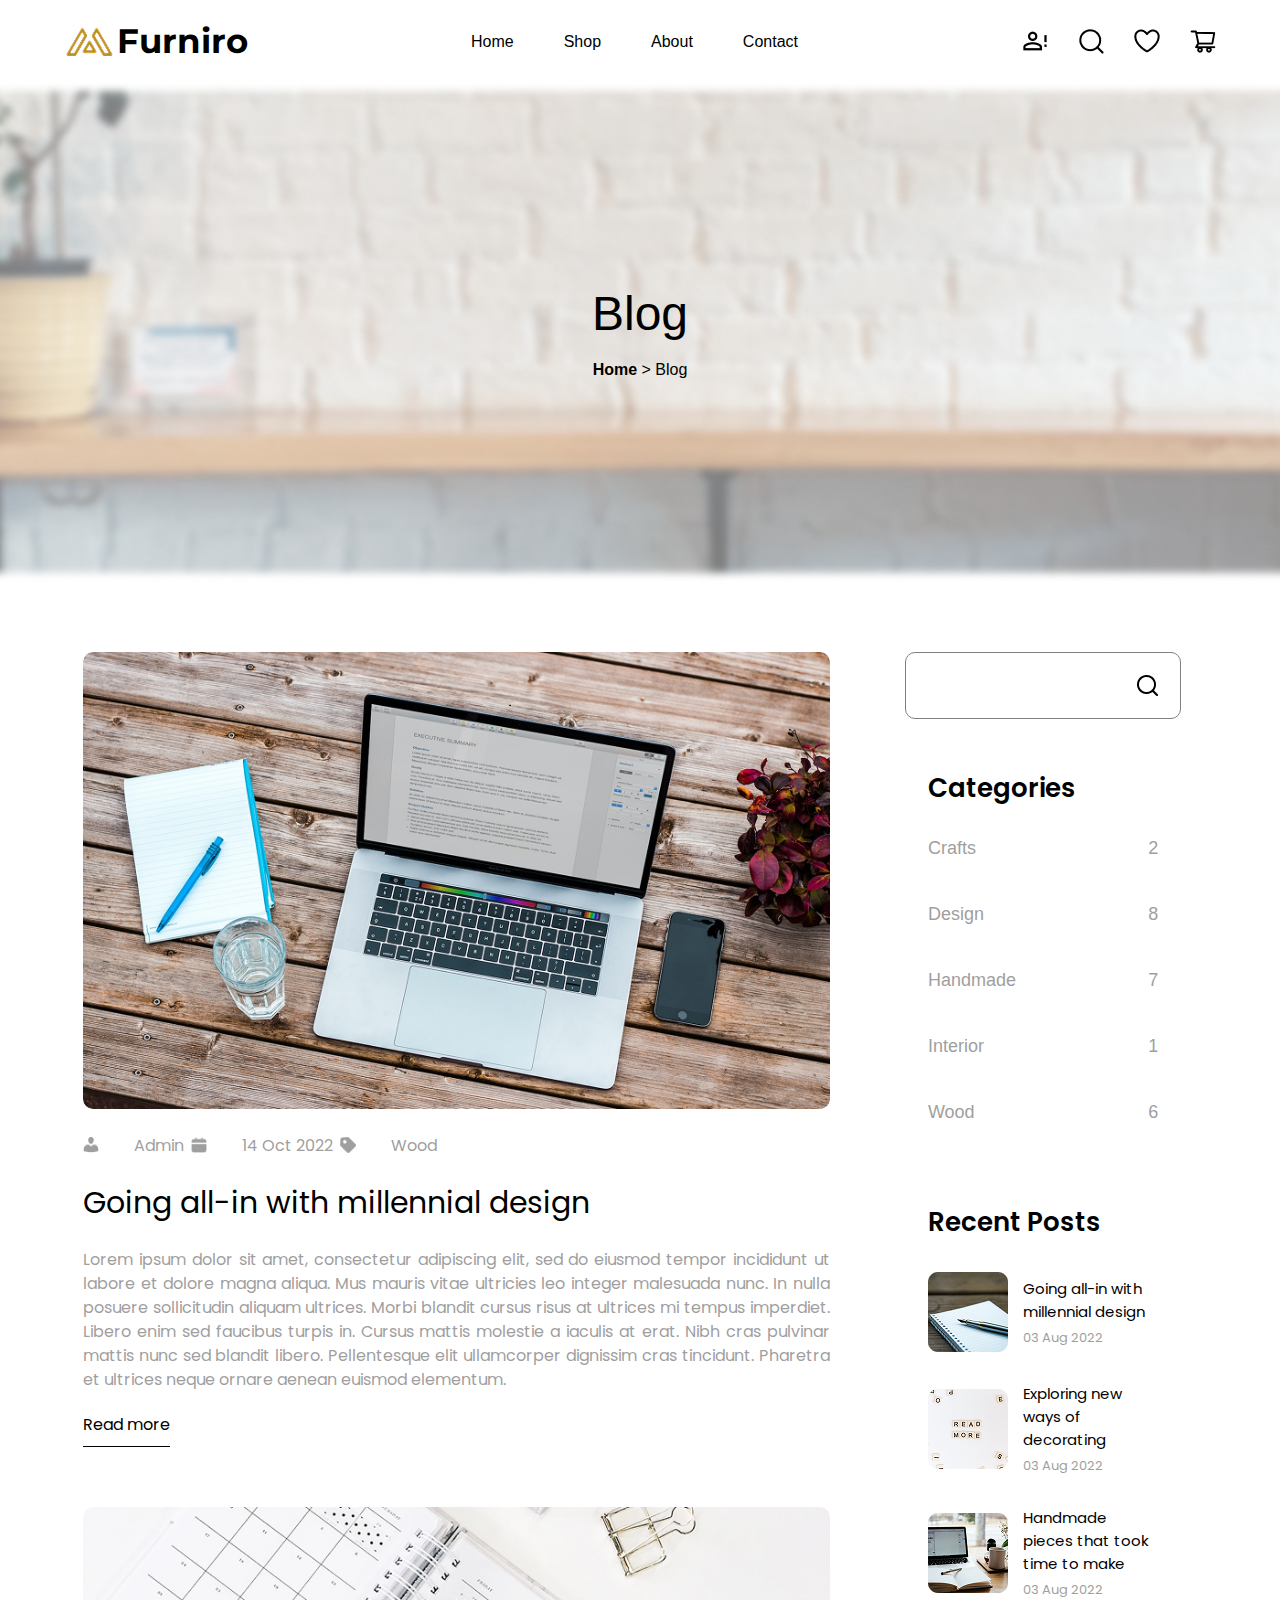
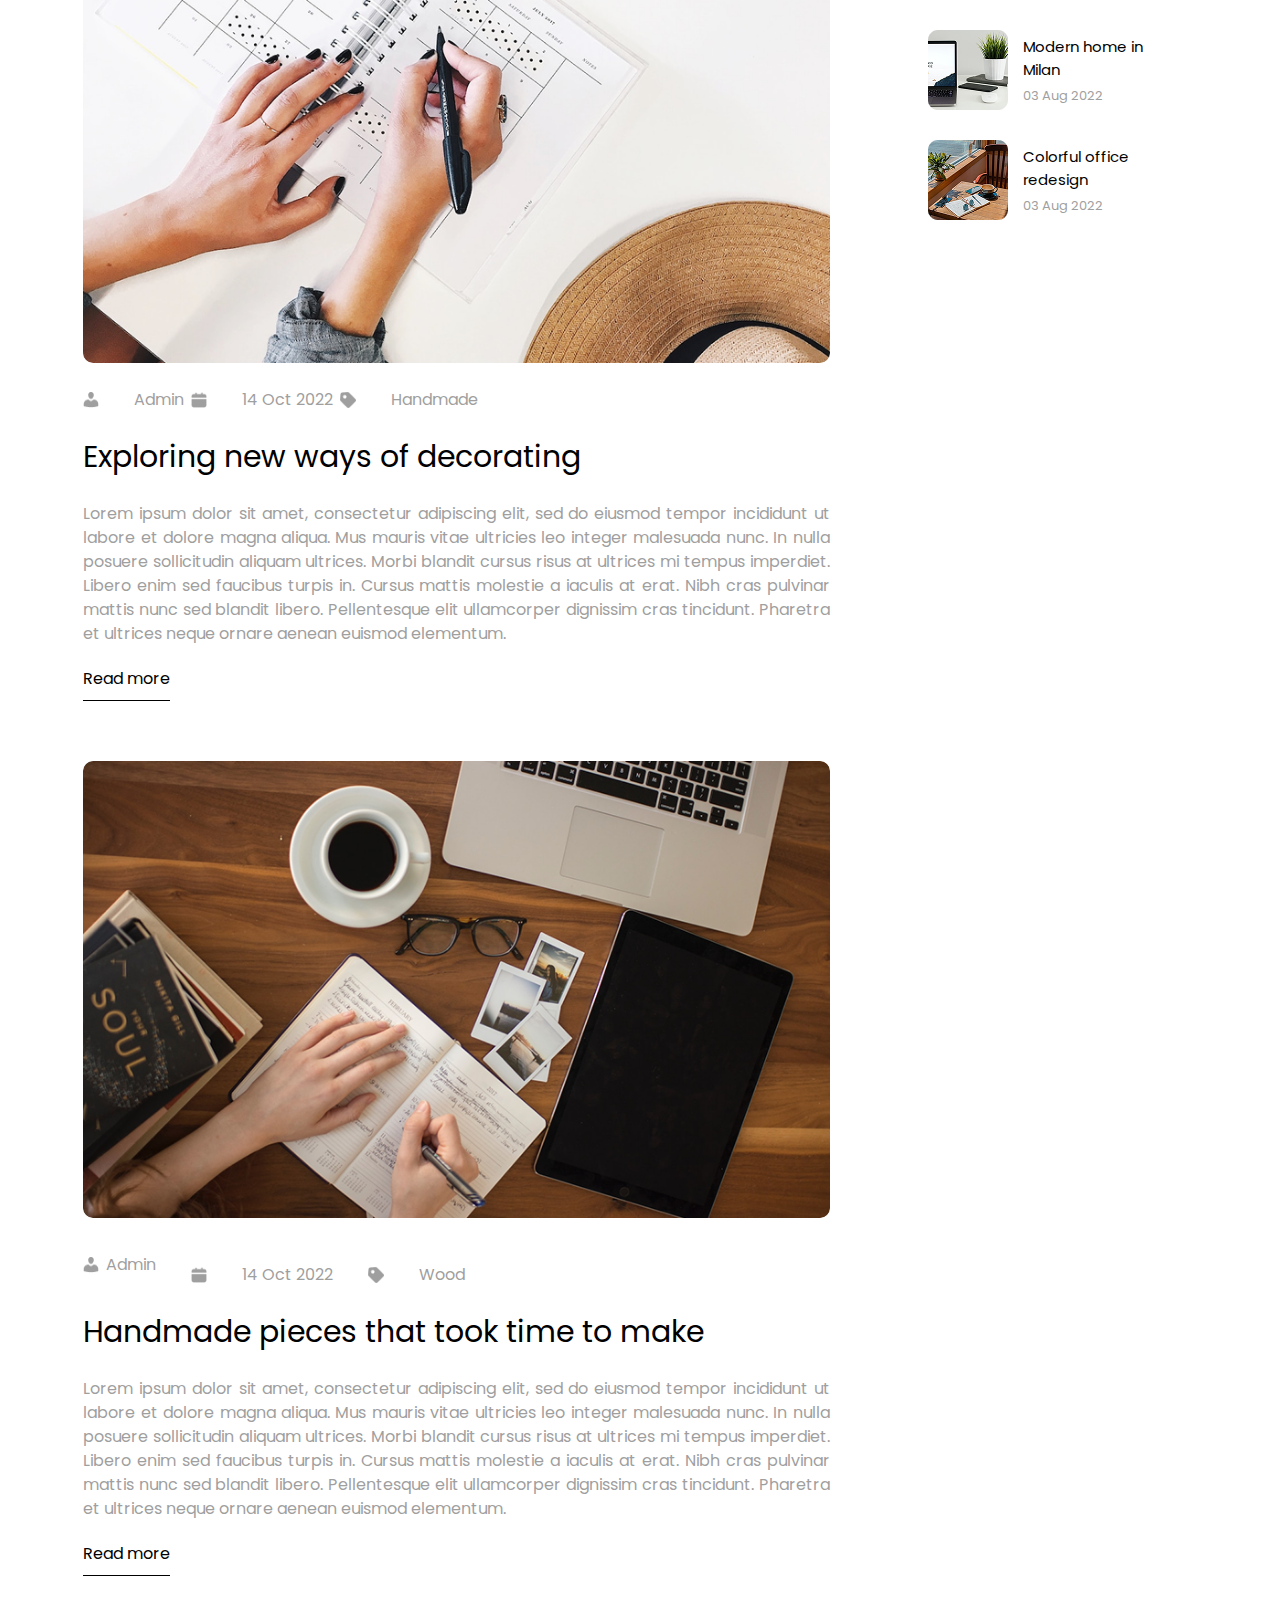
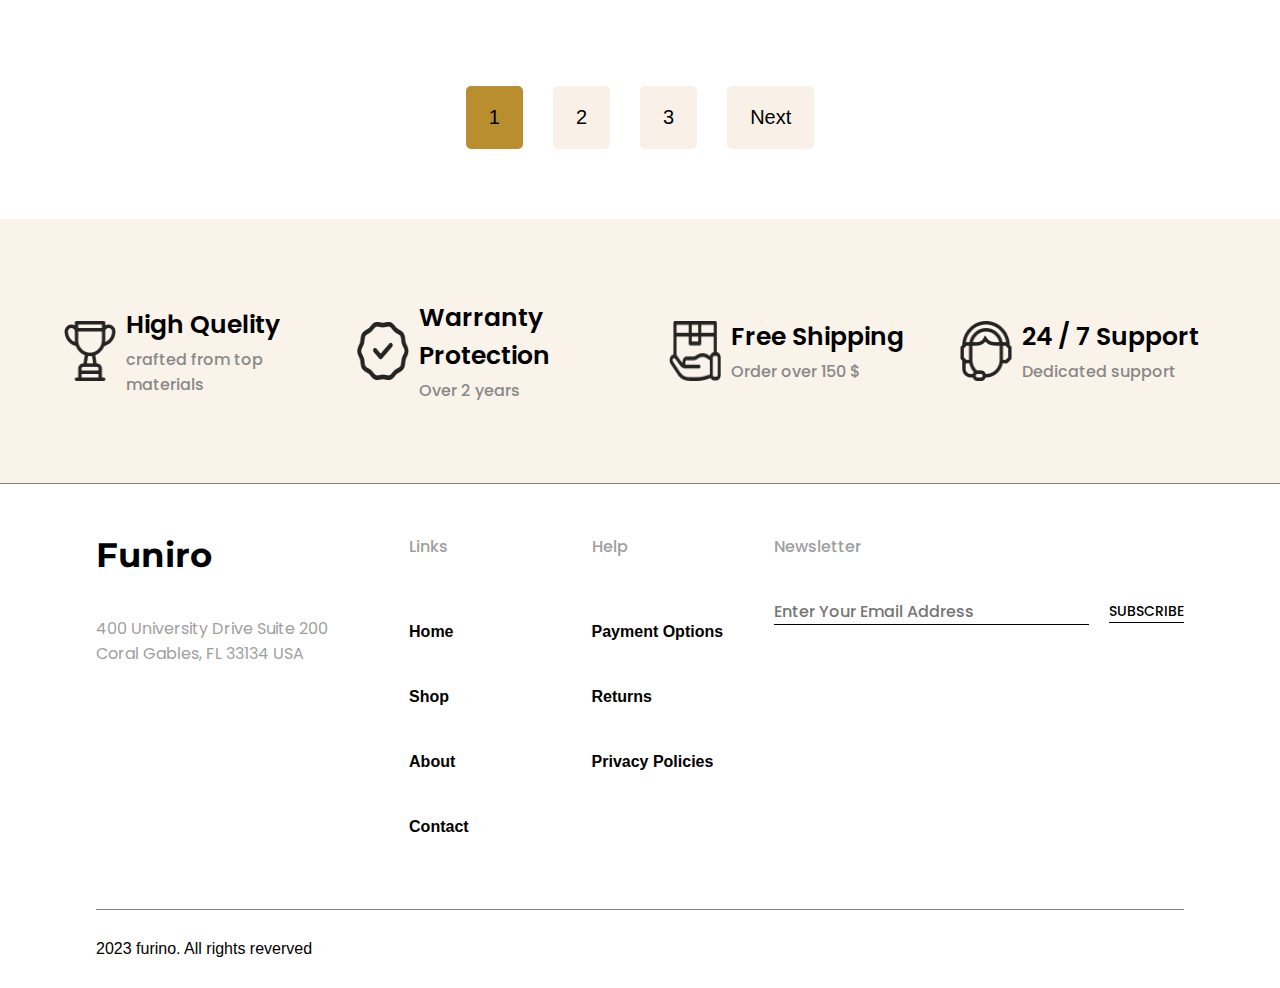
<file: E_Commerce_Website_Figma/blog.html>
<!DOCTYPE html>
<html lang="en">
<head>
    <meta charset="UTF-8">
    <meta name="viewport" content="width=device-width, initial-scale=1.0">
    <title>Blog</title>

    <!-- header footer abd product section css is comming from style.css -->
    <link rel="stylesheet" href="./style.css">
    <link rel="stylesheet" href="./shop-style.css">
    <!-- <link rel="stylesheet" href="./single-product-style.css"> -->
    <!-- <link rel="stylesheet" href="./cart-style.css"> -->
     <link rel="stylesheet" href="./blog-style.css">

     <!-- google font Montserrat -->
     <link rel="preconnect" href="https://fonts.googleapis.com">
     <link rel="preconnect" href="https://fonts.gstatic.com" crossorigin>
     <link href="https://fonts.googleapis.com/css2?family=Inter:ital,opsz,wght@0,14..32,100..900;1,14..32,100..900&family=Montserrat:ital,wght@0,100..900;1,100..900&family=Playfair+Display:ital,wght@0,400..900;1,400..900&family=Plus+Jakarta+Sans:ital,wght@0,200..800;1,200..800&family=Poppins:ital,wght@0,100;0,200;0,300;0,400;0,500;0,600;0,700;0,800;0,900;1,100;1,200;1,300;1,400;1,500;1,600;1,700;1,800;1,900&family=Public+Sans:ital,wght@0,100..900;1,100..900&display=swap" rel="stylesheet">
     <!-- google font Poppins -->
     <link rel="preconnect" href="https://fonts.googleapis.com">
     <link rel="preconnect" href="https://fonts.gstatic.com" crossorigin>
     <link href="https://fonts.googleapis.com/css2?family=Inter:ital,opsz,wght@0,14..32,100..900;1,14..32,100..900&family=Montserrat:ital,wght@0,100..900;1,100..900&family=Playfair+Display:ital,wght@0,400..900;1,400..900&family=Plus+Jakarta+Sans:ital,wght@0,200..800;1,200..800&family=Poppins:ital,wght@0,100;0,200;0,300;0,400;0,500;0,600;0,700;0,800;0,900;1,100;1,200;1,300;1,400;1,500;1,600;1,700;1,800;1,900&family=Public+Sans:ital,wght@0,100..900;1,100..900&display=swap" rel="stylesheet">

     
</head>
<body>

    <header id="header">
        <div class="header-container">
            <div class="nav-menu"><svg xmlns="http://www.w3.org/2000/svg" viewBox="0 0 448 512"><!--!Font Awesome Free 6.7.2 by @fontawesome - https://fontawesome.com License - https://fontawesome.com/license/free Copyright 2025 Fonticons, Inc.--><path fill="#000000" d="M0 96C0 78.3 14.3 64 32 64l384 0c17.7 0 32 14.3 32 32s-14.3 32-32 32L32 128C14.3 128 0 113.7 0 96zM0 256c0-17.7 14.3-32 32-32l384 0c17.7 0 32 14.3 32 32s-14.3 32-32 32L32 288c-17.7 0-32-14.3-32-32zM448 416c0 17.7-14.3 32-32 32L32 448c-17.7 0-32-14.3-32-32s14.3-32 32-32l384 0c17.7 0 32 14.3 32 32z"/></svg></div>
            <div class="logo-container">
                <img class="logo" src="./assets/images/Home/Meubel House_Logos.png" alt="">
                <div class="brand-name">Furniro</div>
            </div>
            <ul class="navbar">
                <li class="nav-items"><a href="./index.html">Home</a></li>
                <li class="nav-items"><a href="./shop.html">Shop</a></li>
                <li class="nav-items"><a href="#">About</a></li>
                <li class="nav-items"><a href="./contact.html">Contact</a></li>
            </ul>
            <div class="header-features">
                <img src="./assets/images/Home/account-alert.png" alt="">
                <img src="./assets/images/Home/search-icon.png" alt="">
                <img src="./assets/images/Home/love-icon.png" alt="">
                <a href="./cart.html"><img src="./assets/images/Home/cart-icon.png" alt=""></a>
            </div>
        </div>
    </header>

    <section id="shop-hero">
        <div class="shop-hero-title">Blog</div>
        <div class="shop-hero-sub-title"><b>Home</b> > Blog</div>
    </section>

    <section id="blog-area">
        <div class="blog-area-container">
            <div class="main-blog-left">
                <div class="blog">
                    <img class="blog-image" src="./assets/images/blog/blog-1.png" alt="image">
                    <div class="blog-caption">
                        <div class="blog-caption-container">
                            <img class="blog-caption-image" src="./assets/images/blog/admin-icon.png" alt="admin">
                            <div class="blog-caption-text">Admin</div>
                        </div>
                        <div class="blog-caption-container">
                            <img class="blog-caption-image" src="./assets/images/blog/calender-icon.png" alt="admin">
                            <div class="blog-caption-text">14 Oct 2022</div>
                        </div>
                        <div class="blog-caption-container">
                            <img class="blog-caption-image" src="./assets/images/blog/location-icon.png" alt="admin">
                            <div class="blog-caption-text">Wood</div>
                        </div>
                    </div>
                    <div class="blog-title">Going all-in with millennial design</div>
                    <div class="blog-description">Lorem ipsum dolor sit amet, consectetur adipiscing elit, sed do eiusmod tempor incididunt ut labore et dolore magna aliqua. Mus mauris vitae ultricies leo integer malesuada nunc. In nulla posuere sollicitudin aliquam ultrices. Morbi blandit cursus risus at ultrices mi tempus imperdiet. Libero enim sed faucibus turpis in. Cursus mattis molestie a iaculis at erat. Nibh cras pulvinar mattis nunc sed blandit libero. Pellentesque elit ullamcorper dignissim cras tincidunt. Pharetra et ultrices neque ornare aenean euismod elementum.</div>
                    <div class="blog-read-more-btn"><a href="#">Read more</a></div>
                </div>

                <div class="blog">
                    <img class="blog-image" src="./assets/images/blog/blog-2.png" alt="image">
                    <div class="blog-caption">
                        <div class="blog-caption-container">
                            <img class="blog-caption-image" src="./assets/images/blog/admin-icon.png" alt="admin">
                            <div class="blog-caption-text">Admin</div>
                        </div>
                        <div class="blog-caption-container">
                            <img class="blog-caption-image" src="./assets/images/blog/calender-icon.png" alt="admin">
                            <div class="blog-caption-text">14 Oct 2022</div>
                        </div>
                        <div class="blog-caption-container">
                            <img class="blog-caption-image" src="./assets/images/blog/location-icon.png" alt="admin">
                            <div class="blog-caption-text">Handmade</div>
                        </div>
                    </div>
                    <div class="blog-title">Exploring new ways of decorating</div>
                    <div class="blog-description">Lorem ipsum dolor sit amet, consectetur adipiscing elit, sed do eiusmod tempor incididunt ut labore et dolore magna aliqua. Mus mauris vitae ultricies leo integer malesuada nunc. In nulla posuere sollicitudin aliquam ultrices. Morbi blandit cursus risus at ultrices mi tempus imperdiet. Libero enim sed faucibus turpis in. Cursus mattis molestie a iaculis at erat. Nibh cras pulvinar mattis nunc sed blandit libero. Pellentesque elit ullamcorper dignissim cras tincidunt. Pharetra et ultrices neque ornare aenean euismod elementum.</div>
                    <div class="blog-read-more-btn"><a href="#">Read more</a></div>
                </div>

                <div class="blog">
                    <img class="blog-image" src="./assets/images/blog/blog-3.png" alt="image">
                    <div class="blog-caption-container">
                        <div class="blog-caption">
                            <img class="blog-caption-image" src="./assets/images/blog/admin-icon.png" alt="admin">
                            <div class="blog-caption-text">Admin</div>
                        </div>
                        <div class="blog-caption-container">
                            <img class="blog-caption-image" src="./assets/images/blog/calender-icon.png" alt="admin">
                            <div class="blog-caption-text">14 Oct 2022</div>
                        </div>
                        <div class="blog-caption-container">
                            <img class="blog-caption-image" src="./assets/images/blog/location-icon.png" alt="admin">
                            <div class="blog-caption-text">Wood</div>
                        </div>
                    </div>
                    <div class="blog-title">Handmade pieces that took time to make</div>
                    <div class="blog-description">Lorem ipsum dolor sit amet, consectetur adipiscing elit, sed do eiusmod tempor incididunt ut labore et dolore magna aliqua. Mus mauris vitae ultricies leo integer malesuada nunc. In nulla posuere sollicitudin aliquam ultrices. Morbi blandit cursus risus at ultrices mi tempus imperdiet. Libero enim sed faucibus turpis in. Cursus mattis molestie a iaculis at erat. Nibh cras pulvinar mattis nunc sed blandit libero. Pellentesque elit ullamcorper dignissim cras tincidunt. Pharetra et ultrices neque ornare aenean euismod elementum.</div>
                    <div class="blog-read-more-btn"><a href="#">Read more</a></div>
                </div>
            </div>
            <div class="blog-side-panel-right">
                <div class="blog-search-bar">
                    <input class="blog-search-bar-input" type="text">
                    <img class="blog-search-bar-image" src="./assets/images/blog/search-icon.png" alt="search-icon">
                </div>
                <div class="blog-catagory-container">
                    <div class="blog-catagory-title">Categories</div>
                    <div class="blog-catagory-item">
                        <div>Crafts</div>
                        <div>2</div>
                    </div>
                    <div class="blog-catagory-item">
                        <div>Design</div>
                        <div>8</div>
                    </div>
                    <div class="blog-catagory-item">
                        <div>Handmade</div>
                        <div>7</div>
                    </div>
                    <div class="blog-catagory-item">
                        <div>Interior</div>
                        <div>1</div>
                    </div>
                    <div class="blog-catagory-item">
                        <div>Wood</div>
                        <div>6</div>
                    </div>
                </div>
                <div class="blog-recent-posts-container">
                   <div class="blog-recent-posts-title">Recent Posts</div>
                   <div class="blog-recent-posts-item">
                        <img src="./assets/images/blog/recent-page-1-image.png" alt="image">
                        <div>
                            <div class="blog-recent-posts-item-title">Going all-in with millennial design</div>
                            <div class="blog-recent-posts-item-date">03 Aug 2022</div>
                        </div>
                   </div>
                   <div class="blog-recent-posts-item">
                        <img src="./assets/images/blog/recent-page-2-image.png" alt="image">
                        <div>
                            <div class="blog-recent-posts-item-title">Exploring new ways of decorating</div>
                            <div class="blog-recent-posts-item-date">03 Aug 2022</div>
                        </div>
                   </div>
                   <div class="blog-recent-posts-item">
                        <img src="./assets/images/blog/recent-page-3-image.png" alt="image">
                        <div>
                            <div class="blog-recent-posts-item-title">Handmade pieces that took time to make</div>
                            <div class="blog-recent-posts-item-date">03 Aug 2022</div>
                        </div>
                   </div>
                   <div class="blog-recent-posts-item">
                        <img src="./assets/images/blog/recent-page-4-image.png" alt="image">
                        <div>
                            <div class="blog-recent-posts-item-title">Modern home in Milan</div>
                            <div class="blog-recent-posts-item-date">03 Aug 2022</div>
                        </div>
                   </div>
                   <div class="blog-recent-posts-item">
                        <img src="./assets/images/blog/recent-page-5-image.png" alt="image">
                        <div>
                            <div class="blog-recent-posts-item-title">Colorful office redesign</div>
                            <div class="blog-recent-posts-item-date">03 Aug 2022</div>
                        </div>
                   </div>
                </div>
            </div>
        </div>
        <div class="our-product-page-change-btn-container">
            <a class="bg-brown-btn" href="#">1</a>
            <a class="" href="#">2</a>
            <a class="" href="#">3</a>
            <a class="" href="#">Next</a>
        </div>
    </section>

    <section id="features">
        <div class="features-container">
            <div class="features-card">
                <img class="features-card-image" src="./assets/images/Shop/High-queality-icon.png" alt="">
                <div class="features-card-text-container">
                    <div class="features-card-title">High Quelity</div>
                    <div class="features-card-sub-title">crafted from top materials</div>
                </div>
            </div>
            <div class="features-card">
                <img class="features-card-image" src="./assets/images/Shop/Warrenty-protection-icon.png" alt="">
                <div class="features-card-text-container">
                    <div class="features-card-title">Warranty Protection</div>
                    <div class="features-card-sub-title">Over 2 years</div>
                </div>
            </div>
            <div class="features-card">
                <img class="features-card-image" src="./assets/images/Shop/Free-shipping-icon.png" alt="">
                <div class="features-card-text-container">
                    <div class="features-card-title">Free Shipping</div>
                    <div class="features-card-sub-title">Order over 150 $</div>
                </div>
            </div>
            <div class="features-card">
                <img class="features-card-image" src="./assets/images/Shop/support-icon.png" alt="">
                <div class="features-card-text-container">
                    <div class="features-card-title">24 / 7 Support</div>
                    <div class="features-card-sub-title">Dedicated support</div>
                </div>
            </div>
        </div>
    </section>

    <footer id="footer">
        <div class="footer-container">
            <div class="ft-card-1">
                <!-- brand-name css is comming from header brand name -->
                <div class="brand-name ft-title-padding">Funiro</div>
                <div class="ft-address">400 University Drive Suite 200 Coral Gables,
                    FL 33134 USA</div>
            </div>
            <div class="ft-card-2">
                <div class="ft-title-padding ft-title">Links</div>
                <div class="ft-list"><a href="./index.html">Home</a></div>
                <div class="ft-list"><a href="./shop.html">Shop</a></div>
                <div class="ft-list"><a href="#">About</a></div>
                <div class="ft-list"><a href="./contact.html">Contact</a></div>
            </div>
            <div class="ft-card-3">
                <div class="ft-title-padding ft-title">Help</div>
                <div class="ft-list"><a href="#">Payment Options</a></div>
                <div class="ft-list"><a href="#">Returns</a></div>
                <div class="ft-list"><a href="#">Privacy Policies</a></div>
            </div>
            <div class="ft-card-3">
                <div class="ft-title-padding ft-title">Newsletter</div>
                <div class="ft-input-container">
                    <input class="ft-email-input" type="text" placeholder="Enter Your Email Address">
                    <button class="suscribe-btn">SUBSCRIBE</button>
                </div>
            </div>
        </div>
        <div class="ft-bottom">
            2023 furino. All rights reverved
        </div>
    </footer>
    
</body>
</html>
</file>
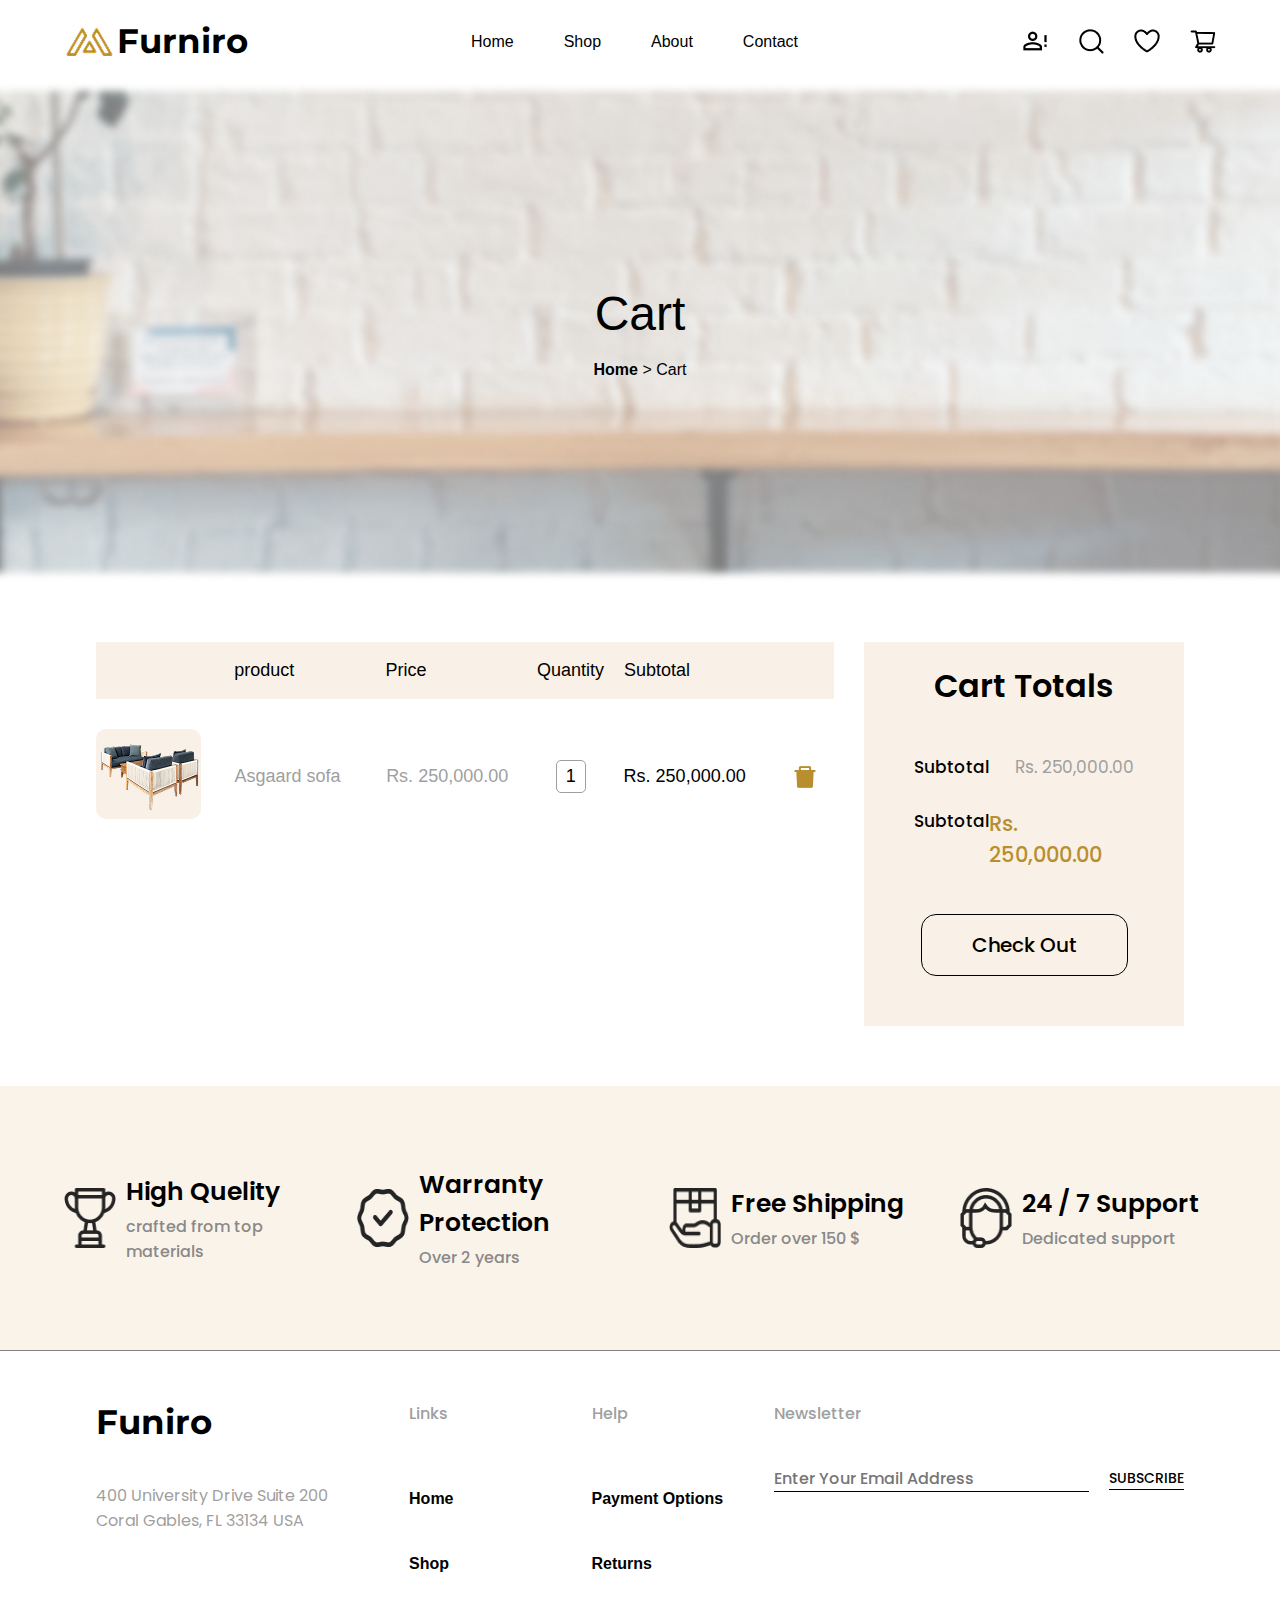
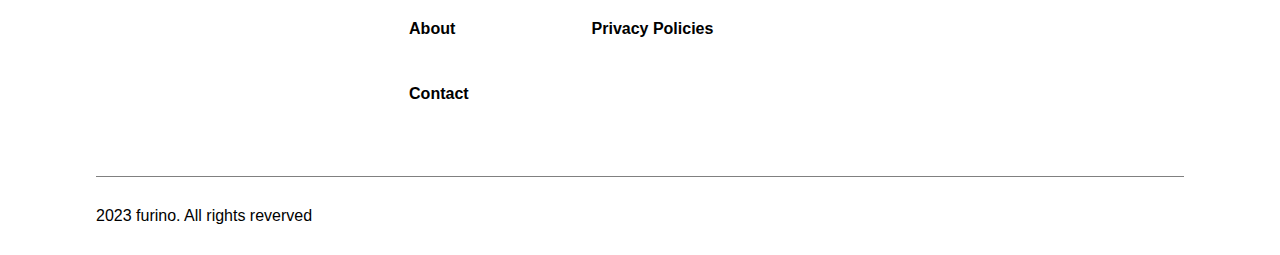
<file: E_Commerce_Website_Figma/cart.html>
<!DOCTYPE html>
<html lang="en">
<head>
    <meta charset="UTF-8">
    <meta name="viewport" content="width=device-width, initial-scale=1.0">
    <title>Cart</title>

    <!-- header footer abd product section css is comming from style.css -->
    <link rel="stylesheet" href="./style.css">
    <link rel="stylesheet" href="./shop-style.css">
    <!-- <link rel="stylesheet" href="./single-product-style.css"> -->
    <link rel="stylesheet" href="./cart-style.css">

     <!-- google font Montserrat -->
     <link rel="preconnect" href="https://fonts.googleapis.com">
     <link rel="preconnect" href="https://fonts.gstatic.com" crossorigin>
     <link href="https://fonts.googleapis.com/css2?family=Inter:ital,opsz,wght@0,14..32,100..900;1,14..32,100..900&family=Montserrat:ital,wght@0,100..900;1,100..900&family=Playfair+Display:ital,wght@0,400..900;1,400..900&family=Plus+Jakarta+Sans:ital,wght@0,200..800;1,200..800&family=Poppins:ital,wght@0,100;0,200;0,300;0,400;0,500;0,600;0,700;0,800;0,900;1,100;1,200;1,300;1,400;1,500;1,600;1,700;1,800;1,900&family=Public+Sans:ital,wght@0,100..900;1,100..900&display=swap" rel="stylesheet">
     <!-- google font Poppins -->
     <link rel="preconnect" href="https://fonts.googleapis.com">
     <link rel="preconnect" href="https://fonts.gstatic.com" crossorigin>
     <link href="https://fonts.googleapis.com/css2?family=Inter:ital,opsz,wght@0,14..32,100..900;1,14..32,100..900&family=Montserrat:ital,wght@0,100..900;1,100..900&family=Playfair+Display:ital,wght@0,400..900;1,400..900&family=Plus+Jakarta+Sans:ital,wght@0,200..800;1,200..800&family=Poppins:ital,wght@0,100;0,200;0,300;0,400;0,500;0,600;0,700;0,800;0,900;1,100;1,200;1,300;1,400;1,500;1,600;1,700;1,800;1,900&family=Public+Sans:ital,wght@0,100..900;1,100..900&display=swap" rel="stylesheet">

     
</head>
<body>

    <header id="header">
        <div class="header-container">
            <div class="nav-menu"><svg xmlns="http://www.w3.org/2000/svg" viewBox="0 0 448 512"><!--!Font Awesome Free 6.7.2 by @fontawesome - https://fontawesome.com License - https://fontawesome.com/license/free Copyright 2025 Fonticons, Inc.--><path fill="#000000" d="M0 96C0 78.3 14.3 64 32 64l384 0c17.7 0 32 14.3 32 32s-14.3 32-32 32L32 128C14.3 128 0 113.7 0 96zM0 256c0-17.7 14.3-32 32-32l384 0c17.7 0 32 14.3 32 32s-14.3 32-32 32L32 288c-17.7 0-32-14.3-32-32zM448 416c0 17.7-14.3 32-32 32L32 448c-17.7 0-32-14.3-32-32s14.3-32 32-32l384 0c17.7 0 32 14.3 32 32z"/></svg></div>
            <div class="logo-container">
                <img class="logo" src="./assets/images/Home/Meubel House_Logos.png" alt="">
                <div class="brand-name">Furniro</div>
            </div>
            <ul class="navbar">
                <li class="nav-items"><a href="./index.html">Home</a></li>
                <li class="nav-items"><a href="./shop.html">Shop</a></li>
                <li class="nav-items"><a href="#">About</a></li>
                <li class="nav-items"><a href="./contact.html">Contact</a></li>
            </ul>
            <div class="header-features">
                <img src="./assets/images/Home/account-alert.png" alt="">
                <img src="./assets/images/Home/search-icon.png" alt="">
                <img src="./assets/images/Home/love-icon.png" alt="">
                <a href="./cart.html"><img src="./assets/images/Home/cart-icon.png" alt=""></a>
            </div>
        </div>
    </header>

    <section id="shop-hero">
        <div class="shop-hero-title">Cart</div>
        <div class="shop-hero-sub-title"><b>Home</b> > Cart</div>
    </section>

    <section id="cart-area-container">
        <div class="cart-container">
            <div class="cart-product-holder">
                <div class="cart-product-header">
                    <div class="cart-header-image"> </div>
                    <div class="cart-header-product">product</div>
                    <div class="cart-header-price">Price</div>
                    <div class="cart-header-quantity">Quantity</div>
                    <div class="cart-header-subtotal">Subtotal</div>
                    <div class="cart-header-del"></div>
                </div>
                <div class="cart-product-header cart-product-product">
                    <div class="cart-header-image"><img src="./assets/images/cart/Asgaard sofa 5.png" alt=""></div>
                    <div class="cart-header-product text-gray">Asgaard sofa</div>
                    <div class="cart-header-price text-gray">Rs. 250,000.00</div>
                    <div class="cart-header-quantity" style="display: flex;"><span class="quentity-border">1</span></div>
                    <div class="cart-header-subtotal">Rs. 250,000.00</div>
                    <div class="cart-header-del"><img src="./assets/images/cart/del-icon.png" alt=""></div>
                </div>
            </div>
            <div class="cart-product-price-holder">
                <div class="cart-product-price-title">Cart Totals</div>
                <div class="cart-total-subtotal-holder">
                    <div class="cart-subtotal-text">Subtotal</div>
                    <div class="cart-subtotal-price">Rs. 250,000.00</div>
                </div>
                <div class="cart-total-subtotal-holder">
                    <div class="cart-subtotal-text">Subtotal</div>
                    <div class="cart-total-price ">Rs. 250,000.00</div>
                </div>
                <div class="cart-check-out-btn">
                    <a href="#">Check Out</a>
                </div>
            </div>
        </div>
    </section>

    <section id="features">
        <div class="features-container">
            <div class="features-card">
                <img class="features-card-image" src="./assets/images/Shop/High-queality-icon.png" alt="">
                <div class="features-card-text-container">
                    <div class="features-card-title">High Quelity</div>
                    <div class="features-card-sub-title">crafted from top materials</div>
                </div>
            </div>
            <div class="features-card">
                <img class="features-card-image" src="./assets/images/Shop/Warrenty-protection-icon.png" alt="">
                <div class="features-card-text-container">
                    <div class="features-card-title">Warranty Protection</div>
                    <div class="features-card-sub-title">Over 2 years</div>
                </div>
            </div>
            <div class="features-card">
                <img class="features-card-image" src="./assets/images/Shop/Free-shipping-icon.png" alt="">
                <div class="features-card-text-container">
                    <div class="features-card-title">Free Shipping</div>
                    <div class="features-card-sub-title">Order over 150 $</div>
                </div>
            </div>
            <div class="features-card">
                <img class="features-card-image" src="./assets/images/Shop/support-icon.png" alt="">
                <div class="features-card-text-container">
                    <div class="features-card-title">24 / 7 Support</div>
                    <div class="features-card-sub-title">Dedicated support</div>
                </div>
            </div>
        </div>
    </section>

    <footer id="footer">
        <div class="footer-container">
            <div class="ft-card-1">
                <!-- brand-name css is comming from header brand name -->
                <div class="brand-name ft-title-padding">Funiro</div>
                <div class="ft-address">400 University Drive Suite 200 Coral Gables,
                    FL 33134 USA</div>
            </div>
            <div class="ft-card-2">
                <div class="ft-title-padding ft-title">Links</div>
                <div class="ft-list"><a href="./index.html">Home</a></div>
                <div class="ft-list"><a href="./shop.html">Shop</a></div>
                <div class="ft-list"><a href="#">About</a></div>
                <div class="ft-list"><a href="./contact.html">Contact</a></div>
            </div>
            <div class="ft-card-3">
                <div class="ft-title-padding ft-title">Help</div>
                <div class="ft-list"><a href="#">Payment Options</a></div>
                <div class="ft-list"><a href="#">Returns</a></div>
                <div class="ft-list"><a href="#">Privacy Policies</a></div>
            </div>
            <div class="ft-card-3">
                <div class="ft-title-padding ft-title">Newsletter</div>
                <div class="ft-input-container">
                    <input class="ft-email-input" type="text" placeholder="Enter Your Email Address">
                    <button class="suscribe-btn">SUBSCRIBE</button>
                </div>
            </div>
        </div>
        <div class="ft-bottom">
            2023 furino. All rights reverved
        </div>
    </footer>
    
</body>
</html>
</file>
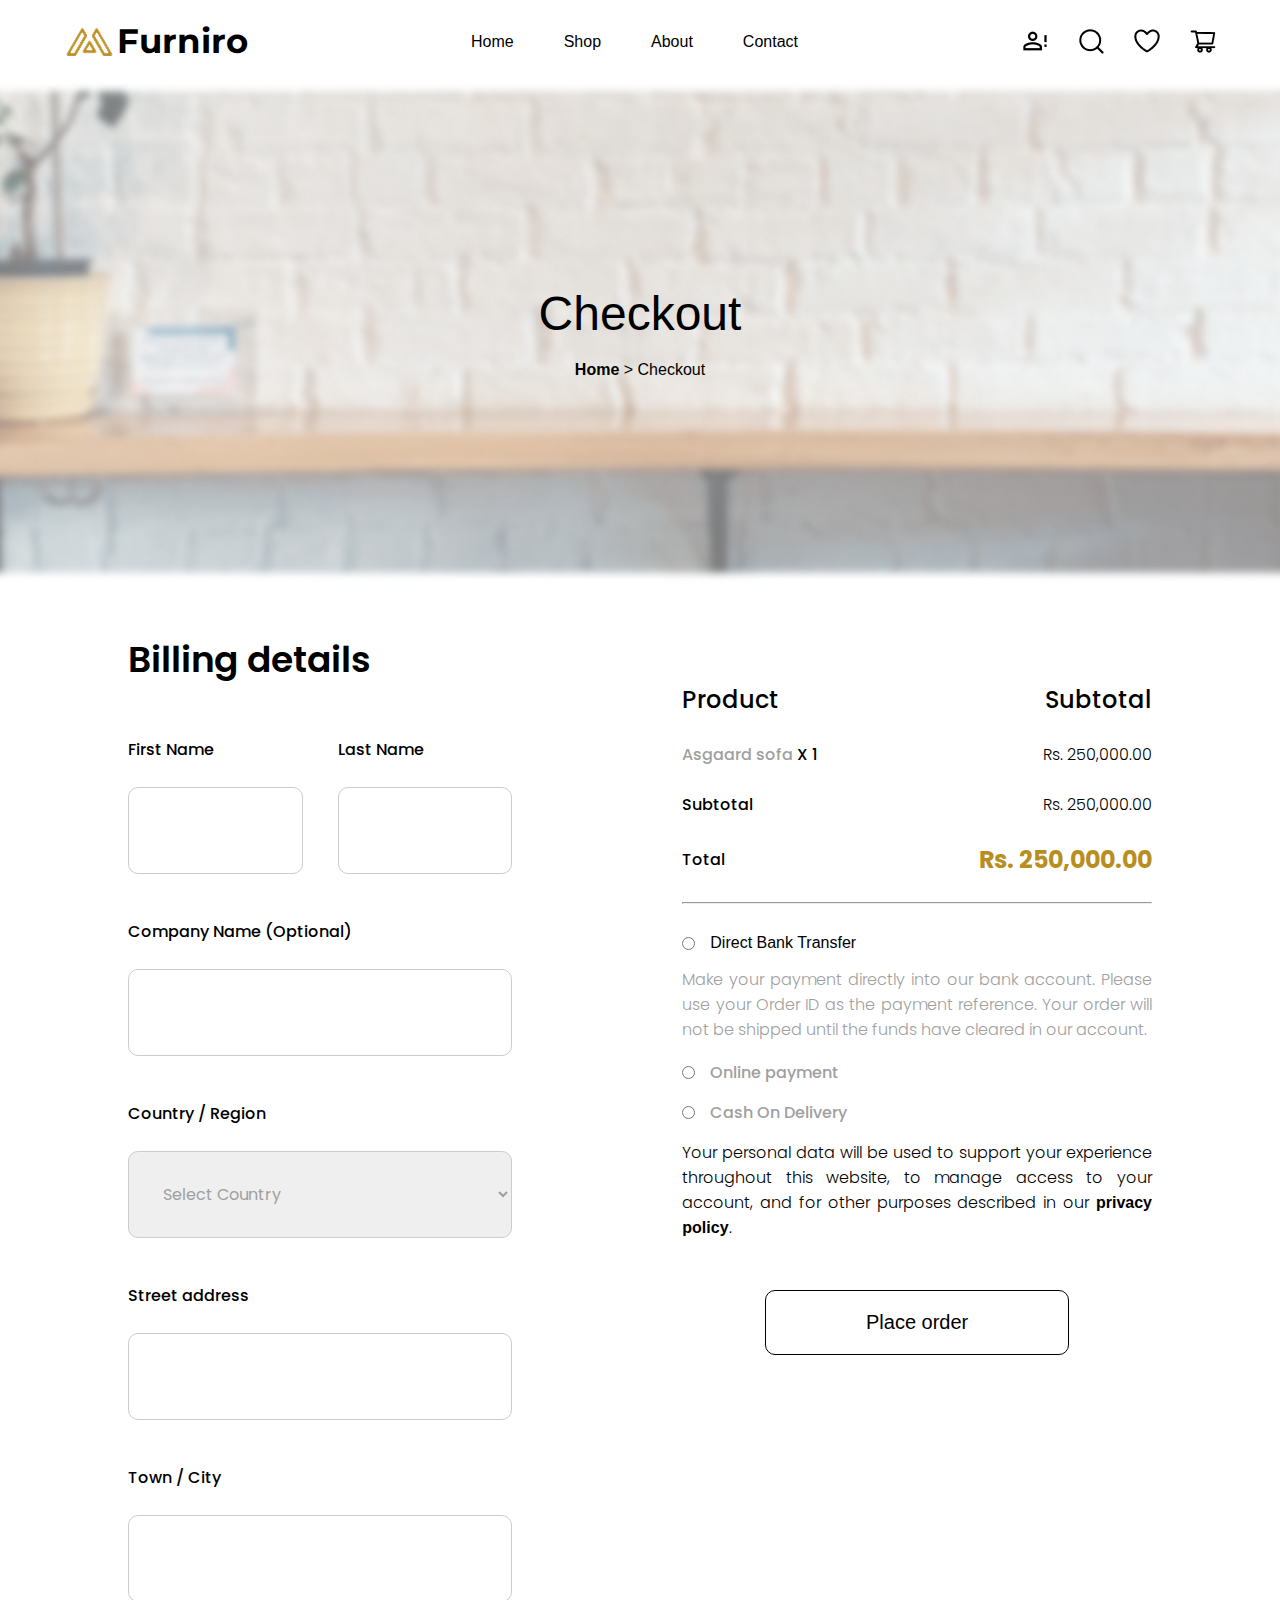
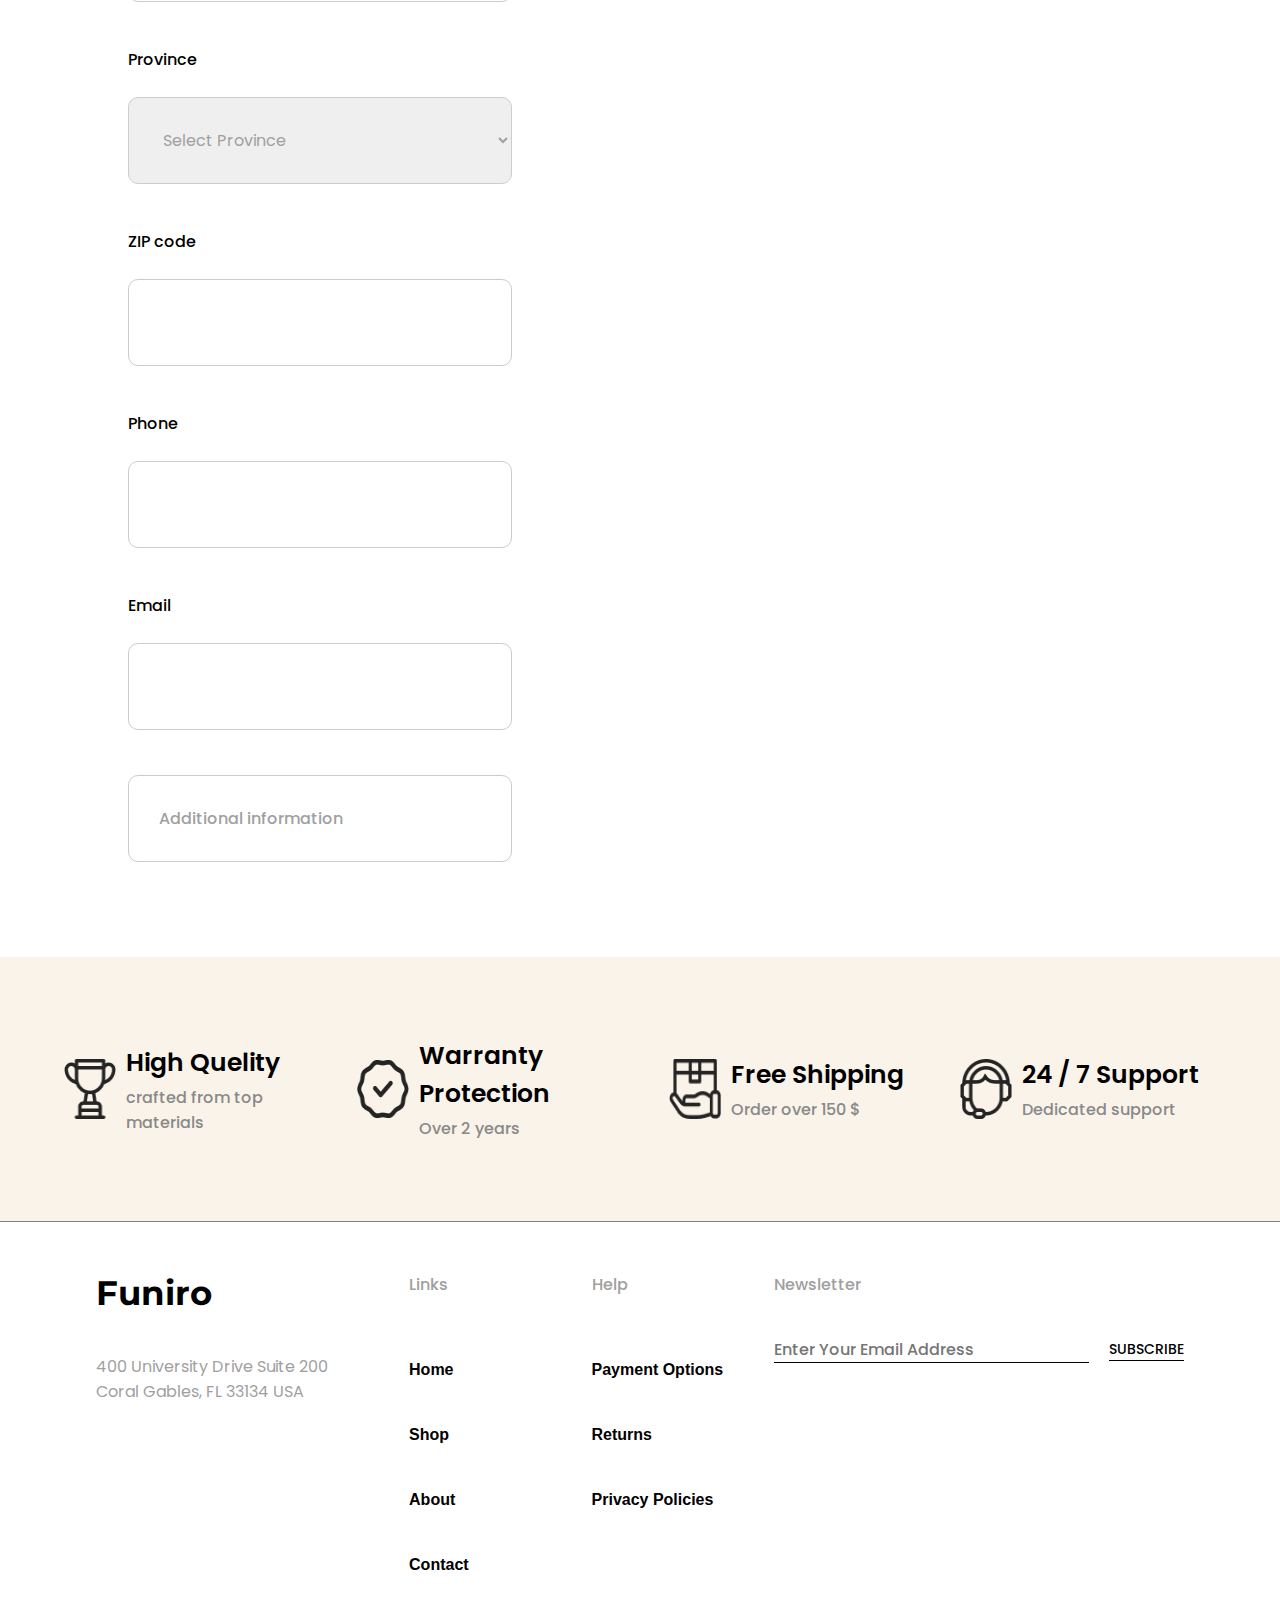
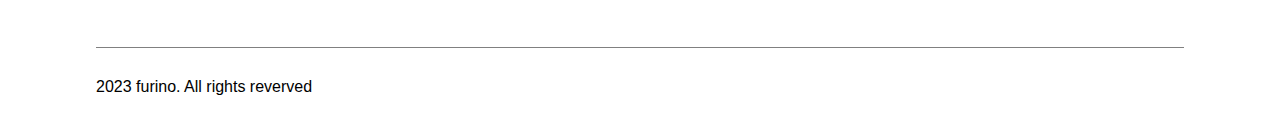
<file: E_Commerce_Website_Figma/checkout.html>
<!DOCTYPE html>
<html lang="en">
<head>
    <meta charset="UTF-8">
    <meta name="viewport" content="width=device-width, initial-scale=1.0">
    <title>Checkout</title>

    <!-- header footer abd product section css is comming from style.css -->
    <link rel="stylesheet" href="./style.css">
    <link rel="stylesheet" href="./shop-style.css">
    <!-- <link rel="stylesheet" href="./single-product-style.css"> -->
    <!-- <link rel="stylesheet" href="./cart-style.css"> -->
     <link rel="stylesheet" href="./checkout-style.css">

     <!-- google font Montserrat -->
     <link rel="preconnect" href="https://fonts.googleapis.com">
     <link rel="preconnect" href="https://fonts.gstatic.com" crossorigin>
     <link href="https://fonts.googleapis.com/css2?family=Inter:ital,opsz,wght@0,14..32,100..900;1,14..32,100..900&family=Montserrat:ital,wght@0,100..900;1,100..900&family=Playfair+Display:ital,wght@0,400..900;1,400..900&family=Plus+Jakarta+Sans:ital,wght@0,200..800;1,200..800&family=Poppins:ital,wght@0,100;0,200;0,300;0,400;0,500;0,600;0,700;0,800;0,900;1,100;1,200;1,300;1,400;1,500;1,600;1,700;1,800;1,900&family=Public+Sans:ital,wght@0,100..900;1,100..900&display=swap" rel="stylesheet">
     <!-- google font Poppins -->
     <link rel="preconnect" href="https://fonts.googleapis.com">
     <link rel="preconnect" href="https://fonts.gstatic.com" crossorigin>
     <link href="https://fonts.googleapis.com/css2?family=Inter:ital,opsz,wght@0,14..32,100..900;1,14..32,100..900&family=Montserrat:ital,wght@0,100..900;1,100..900&family=Playfair+Display:ital,wght@0,400..900;1,400..900&family=Plus+Jakarta+Sans:ital,wght@0,200..800;1,200..800&family=Poppins:ital,wght@0,100;0,200;0,300;0,400;0,500;0,600;0,700;0,800;0,900;1,100;1,200;1,300;1,400;1,500;1,600;1,700;1,800;1,900&family=Public+Sans:ital,wght@0,100..900;1,100..900&display=swap" rel="stylesheet">

     
</head>
<body>

    <header id="header">
        <div class="header-container">
            <div class="nav-menu"><svg xmlns="http://www.w3.org/2000/svg" viewBox="0 0 448 512"><!--!Font Awesome Free 6.7.2 by @fontawesome - https://fontawesome.com License - https://fontawesome.com/license/free Copyright 2025 Fonticons, Inc.--><path fill="#000000" d="M0 96C0 78.3 14.3 64 32 64l384 0c17.7 0 32 14.3 32 32s-14.3 32-32 32L32 128C14.3 128 0 113.7 0 96zM0 256c0-17.7 14.3-32 32-32l384 0c17.7 0 32 14.3 32 32s-14.3 32-32 32L32 288c-17.7 0-32-14.3-32-32zM448 416c0 17.7-14.3 32-32 32L32 448c-17.7 0-32-14.3-32-32s14.3-32 32-32l384 0c17.7 0 32 14.3 32 32z"/></svg></div>
            <div class="logo-container">
                <img class="logo" src="./assets/images/Home/Meubel House_Logos.png" alt="">
                <div class="brand-name">Furniro</div>
            </div>
            <ul class="navbar">
                <li class="nav-items"><a href="./index.html">Home</a></li>
                <li class="nav-items"><a href="./shop.html">Shop</a></li>
                <li class="nav-items"><a href="#">About</a></li>
                <li class="nav-items"><a href="./contact.html">Contact</a></li>
            </ul>
            <div class="header-features">
                <img src="./assets/images/Home/account-alert.png" alt="">
                <img src="./assets/images/Home/search-icon.png" alt="">
                <img src="./assets/images/Home/love-icon.png" alt="">
                <a href="./cart.html"><img src="./assets/images/Home/cart-icon.png" alt=""></a>
            </div>
        </div>
    </header>

    <section id="shop-hero">
        <div class="shop-hero-title">Checkout</div>
        <div class="shop-hero-sub-title"><b>Home</b> > Checkout</div>
    </section>

    <section id="checkour-area">
        <div class="checkout-container">
            <div class="billing-details-left">
                <div class="billing-title">Billing details</div>
                <form action="#" method="post">
                   <div class="billing-form-group-sidebyside">
                        <div class="billing-form-group">
                            <label class="billing-label" for="name">First Name</label>
                            <input class="billing-input" type="text" id="first-name" name="first-name" required>
                        </div>
                        <div class="billing-form-group">
                            <label class="billing-label" for="email">Last Name</label>
                            <input class="billing-input" type="text" id="last-name" name="last-name" required>
                        </div>
                   </div>
                    <div class="billing-form-group">
                        <label class="billing-label" for="phone">Company Name (Optional)</label>
                        <input class="billing-input" type="text" id="company-name" name="company-name">
                    </div>
                    <div class="billing-form-group">
                        <label class="billing-label" for="address">Country / Region</label>
                        <!-- <input class="billing-input" type="text" id="Country" name="Country" required> -->
                         <select name="Country" id="Country">
                            <option value="">Select Country</option>
                            <option value="USA">USA</option>
                            <option value="Canada">Canada</option>
                            <option value="UK">UK</option>
                            <option value="Australia">Australia</option>
                            <option value="New Zealand">New Zealand</option>
                            <option value="Ireland">Ireland</option>
                            <option value="South Africa">South Africa</option>
                            <option value="Other">Other</option>
                         </select>
                    </div>
                    <div class="billing-form-group">
                        <label class="billing-label" for="address">Street address</label>
                        <input class="billing-input" type="text" id="s-address" name="s-address" required>
                    </div>
                    <div class="billing-form-group">
                        <label class="billing-label" for="address">Town / City</label>
                        <input class="billing-input" type="text" id="city" name="city">
                    </div>
                    <div class="billing-form-group">
                        <label class="billing-label" for="address">Province</label>
                        <!-- <input class="billing-input" type="text" id="Country" name="Country" required> -->
                         <select name="Province" id="Province">
                            <option value="">Select Province</option>
                            <option value="Rajshahi">Rajshahi</option>
                            <option value="Dhaka">Dhaka</option>
                            <option value="Rongpur">Rongpur</option>
                            <option value="Khulna">Khulna</option>
                         </select>
                    </div>
                    <div class="billing-form-group">
                        <label class="billing-label" for="address">ZIP code</label>
                        <input class="billing-input" type="text" id="zip-code" name="zip-code">
                    </div>
                    <div class="billing-form-group">
                        <label class="billing-label" for="phone">Phone</label>
                        <input class="billing-input" type="number" id="phone" name="phone" required>
                    </div>
                    <div class="billing-form-group">
                        <label class="billing-label" for="phone">Email</label>
                        <input class="billing-input" type="email" id="email" name="email" required>
                    </div>
                    <div class="billing-form-group">
                        <input class="billing-input" type="text" id="addition-info " name="addition-info" placeholder="Additional information">
                    </div>
                </form>
            </div>
            <div class="product-billing-right">
                <div class="billing-product-bill-container">
                    <div class="billing-product-title">Product</div>
                    <div class="billing-product-subtotal">Subtotal</div>
                </div>
                <div class="billing-product-bill-container">
                    <div class="billing-product-name">Asgaard sofa <span class="billing-productNumber">X 1</span></div>
                    <div class="billing-product-price">Rs. 250,000.00</div>
                </div>
                <div class="billing-product-bill-container">
                    <div class="billing-product-subtotal-text">Subtotal</div>
                    <div class="billing-product-subtotal-price">Rs. 250,000.00</div>
                </div>
                <div class="billing-product-bill-container">
                    <div class="billing-product-total-text">Total</div>
                    <div class="billing-product-total-price">Rs. 250,000.00</div>
                </div>
                <hr>
                <div class="payment-method">
                    <div class="radio-input">
                        <input type="radio" id="DBT" name="payment-method" required>
                        <label style="font-weight: 500;" for="DBT">Direct Bank Transfer</label>
                    </div>
                    <p class="DBT-text">Make your payment directly into our bank account. Please use your Order ID as the payment reference. Your order will not be shipped until the funds have cleared in our account.</p>
                    <div class="radio-input">
                        <input type="radio" id="OP" name="payment-method" required>
                        <label class="text-9f" for="OP">Online payment</label>
                    </div>
                    <div class="radio-input">
                        <input type="radio" id="COD" name="payment-method" required>
                        <label class="text-9f" for="COD">Cash On Delivery</label>
                    </div>
                    <p class="payment-method-bottom-txt">Your personal data will be used to support your experience throughout this website, to manage access to your account, and for other purposes described in our <span class="PV">privacy policy</span>.</p>
                    <div class="chackout-btn-container">
                        <button type="submit" class="chackout-btn">Place order</button>
                    </div>
                </div>
            </div>
        </div>
    </section>

    <section id="features">
        <div class="features-container">
            <div class="features-card">
                <img class="features-card-image" src="./assets/images/Shop/High-queality-icon.png" alt="">
                <div class="features-card-text-container">
                    <div class="features-card-title">High Quelity</div>
                    <div class="features-card-sub-title">crafted from top materials</div>
                </div>
            </div>
            <div class="features-card">
                <img class="features-card-image" src="./assets/images/Shop/Warrenty-protection-icon.png" alt="">
                <div class="features-card-text-container">
                    <div class="features-card-title">Warranty Protection</div>
                    <div class="features-card-sub-title">Over 2 years</div>
                </div>
            </div>
            <div class="features-card">
                <img class="features-card-image" src="./assets/images/Shop/Free-shipping-icon.png" alt="">
                <div class="features-card-text-container">
                    <div class="features-card-title">Free Shipping</div>
                    <div class="features-card-sub-title">Order over 150 $</div>
                </div>
            </div>
            <div class="features-card">
                <img class="features-card-image" src="./assets/images/Shop/support-icon.png" alt="">
                <div class="features-card-text-container">
                    <div class="features-card-title">24 / 7 Support</div>
                    <div class="features-card-sub-title">Dedicated support</div>
                </div>
            </div>
        </div>
    </section>

    <footer id="footer">
        <div class="footer-container">
            <div class="ft-card-1">
                <!-- brand-name css is comming from header brand name -->
                <div class="brand-name ft-title-padding">Funiro</div>
                <div class="ft-address">400 University Drive Suite 200 Coral Gables,
                    FL 33134 USA</div>
            </div>
            <div class="ft-card-2">
                <div class="ft-title-padding ft-title">Links</div>
                <div class="ft-list"><a href="./index.html">Home</a></div>
                <div class="ft-list"><a href="./shop.html">Shop</a></div>
                <div class="ft-list"><a href="#">About</a></div>
                <div class="ft-list"><a href="./contact.html">Contact</a></div>
            </div>
            <div class="ft-card-3">
                <div class="ft-title-padding ft-title">Help</div>
                <div class="ft-list"><a href="#">Payment Options</a></div>
                <div class="ft-list"><a href="#">Returns</a></div>
                <div class="ft-list"><a href="#">Privacy Policies</a></div>
            </div>
            <div class="ft-card-3">
                <div class="ft-title-padding ft-title">Newsletter</div>
                <div class="ft-input-container">
                    <input class="ft-email-input" type="text" placeholder="Enter Your Email Address">
                    <button class="suscribe-btn">SUBSCRIBE</button>
                </div>
            </div>
        </div>
        <div class="ft-bottom">
            2023 furino. All rights reverved
        </div>
    </footer>
    
</body>
</html>
</file>
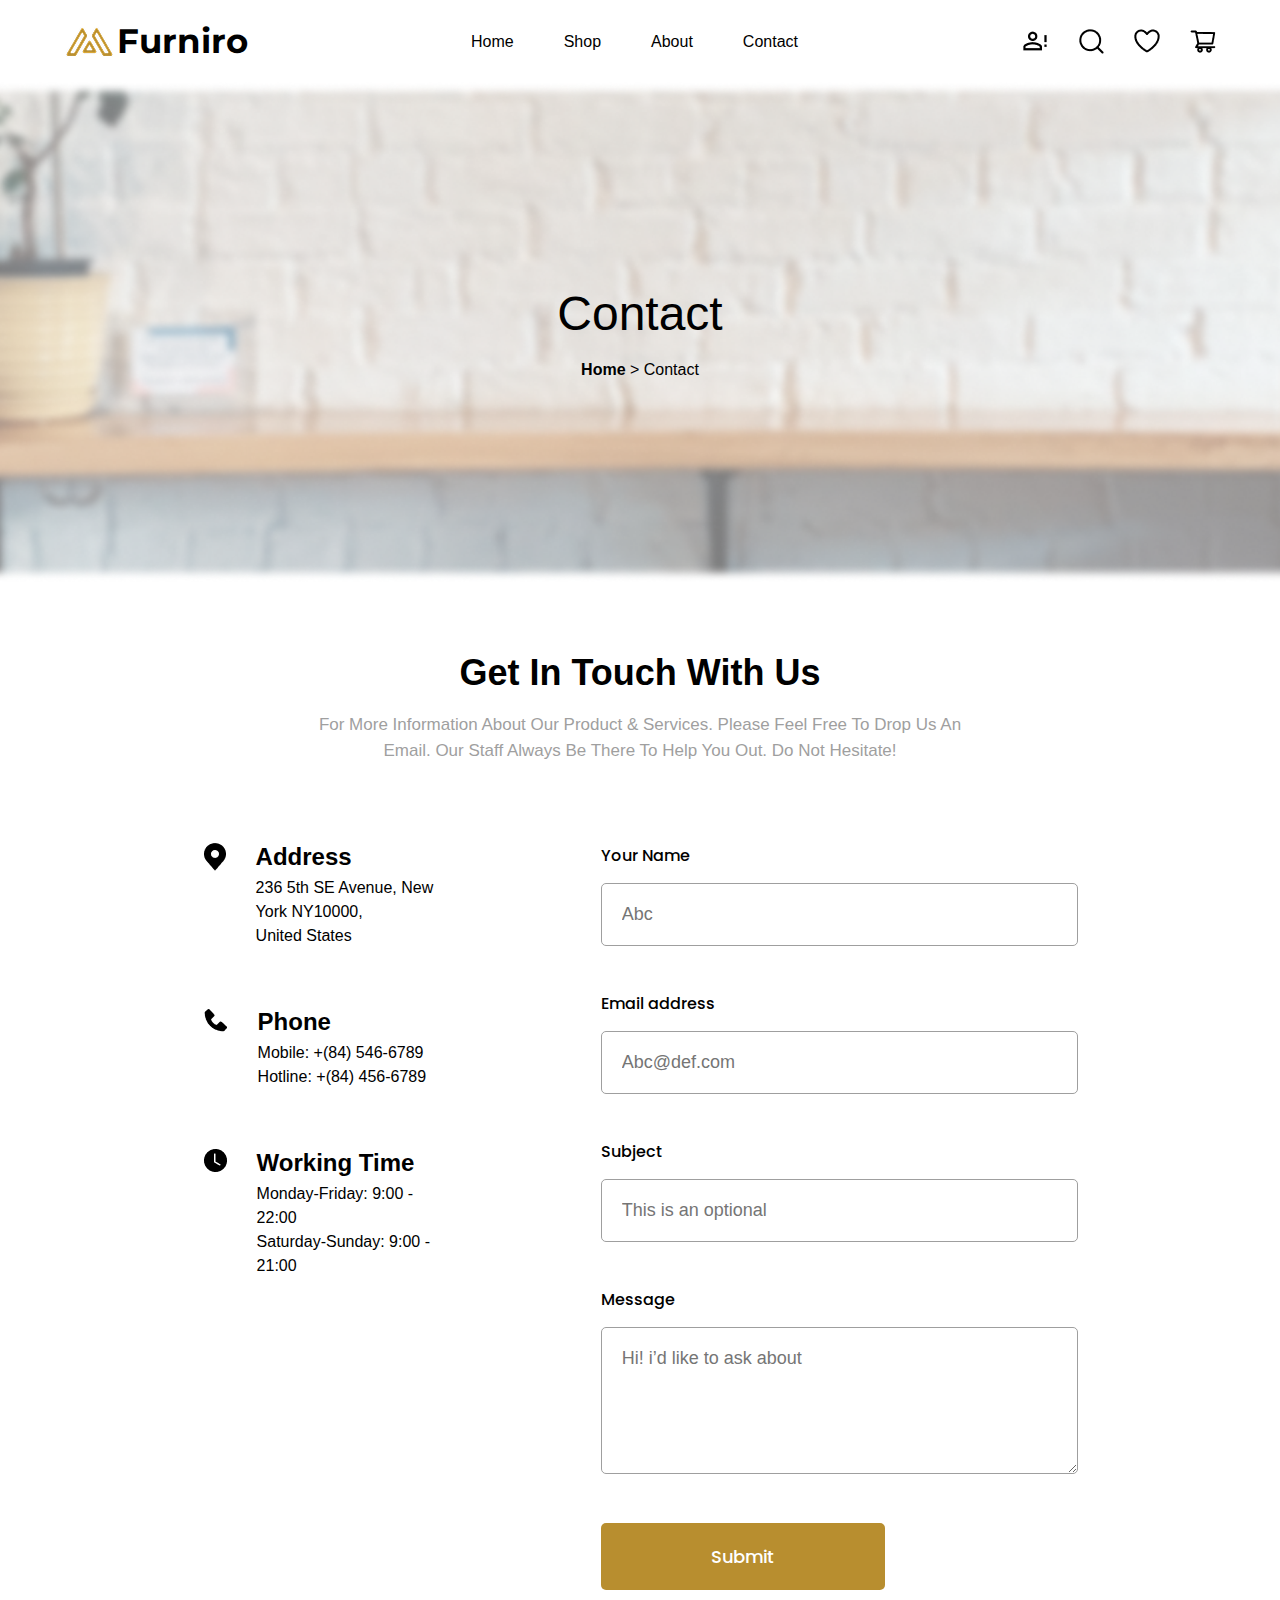
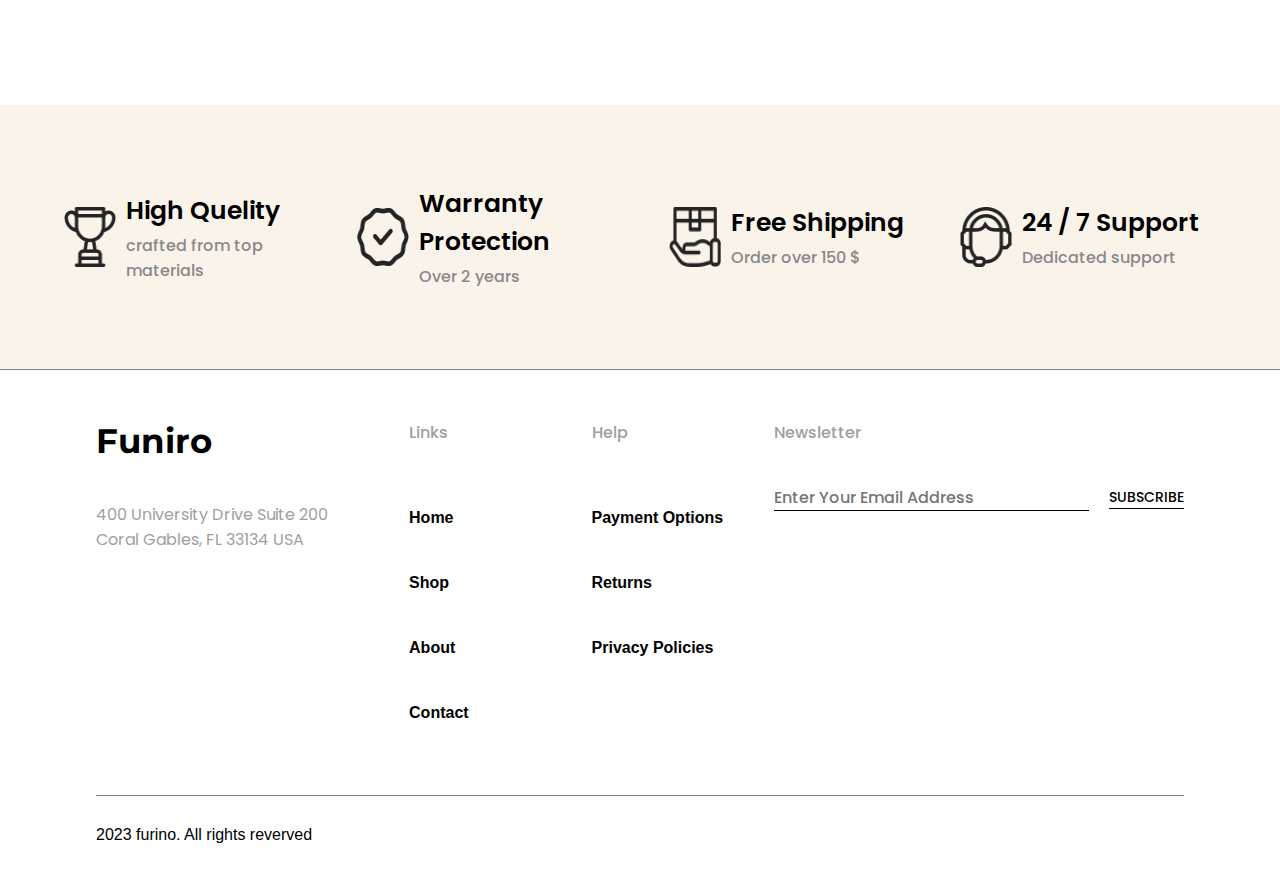
<file: E_Commerce_Website_Figma/contact.html>
<!DOCTYPE html>
<html lang="en">
<head>
    <meta charset="UTF-8">
    <meta name="viewport" content="width=device-width, initial-scale=1.0">
    <title>Contact</title>

    <!-- header footer abd product section css is comming from style.css -->
    <link rel="stylesheet" href="./style.css">
    <link rel="stylesheet" href="./shop-style.css">
    <!-- <link rel="stylesheet" href="./single-product-style.css"> -->
    <!-- <link rel="stylesheet" href="./cart-style.css"> -->
     <link rel="stylesheet" href="./contact-style.css">

     <!-- google font Montserrat -->
     <link rel="preconnect" href="https://fonts.googleapis.com">
     <link rel="preconnect" href="https://fonts.gstatic.com" crossorigin>
     <link href="https://fonts.googleapis.com/css2?family=Inter:ital,opsz,wght@0,14..32,100..900;1,14..32,100..900&family=Montserrat:ital,wght@0,100..900;1,100..900&family=Playfair+Display:ital,wght@0,400..900;1,400..900&family=Plus+Jakarta+Sans:ital,wght@0,200..800;1,200..800&family=Poppins:ital,wght@0,100;0,200;0,300;0,400;0,500;0,600;0,700;0,800;0,900;1,100;1,200;1,300;1,400;1,500;1,600;1,700;1,800;1,900&family=Public+Sans:ital,wght@0,100..900;1,100..900&display=swap" rel="stylesheet">
     <!-- google font Poppins -->
     <link rel="preconnect" href="https://fonts.googleapis.com">
     <link rel="preconnect" href="https://fonts.gstatic.com" crossorigin>
     <link href="https://fonts.googleapis.com/css2?family=Inter:ital,opsz,wght@0,14..32,100..900;1,14..32,100..900&family=Montserrat:ital,wght@0,100..900;1,100..900&family=Playfair+Display:ital,wght@0,400..900;1,400..900&family=Plus+Jakarta+Sans:ital,wght@0,200..800;1,200..800&family=Poppins:ital,wght@0,100;0,200;0,300;0,400;0,500;0,600;0,700;0,800;0,900;1,100;1,200;1,300;1,400;1,500;1,600;1,700;1,800;1,900&family=Public+Sans:ital,wght@0,100..900;1,100..900&display=swap" rel="stylesheet">

     
</head>
<body>

    <header id="header">
        <div class="header-container">
            <div class="nav-menu"><svg xmlns="http://www.w3.org/2000/svg" viewBox="0 0 448 512"><!--!Font Awesome Free 6.7.2 by @fontawesome - https://fontawesome.com License - https://fontawesome.com/license/free Copyright 2025 Fonticons, Inc.--><path fill="#000000" d="M0 96C0 78.3 14.3 64 32 64l384 0c17.7 0 32 14.3 32 32s-14.3 32-32 32L32 128C14.3 128 0 113.7 0 96zM0 256c0-17.7 14.3-32 32-32l384 0c17.7 0 32 14.3 32 32s-14.3 32-32 32L32 288c-17.7 0-32-14.3-32-32zM448 416c0 17.7-14.3 32-32 32L32 448c-17.7 0-32-14.3-32-32s14.3-32 32-32l384 0c17.7 0 32 14.3 32 32z"/></svg></div>
            <div class="logo-container">
                <img class="logo" src="./assets/images/Home/Meubel House_Logos.png" alt="">
                <div class="brand-name">Furniro</div>
            </div>
            <ul class="navbar">
                <li class="nav-items"><a href="./index.html">Home</a></li>
                <li class="nav-items"><a href="./shop.html">Shop</a></li>
                <li class="nav-items"><a href="#">About</a></li>
                <li class="nav-items"><a href="./contact.html">Contact</a></li>
            </ul>
            <div class="header-features">
                <img src="./assets/images/Home/account-alert.png" alt="">
                <img src="./assets/images/Home/search-icon.png" alt="">
                <img src="./assets/images/Home/love-icon.png" alt="">
                <a href="./cart.html"><img src="./assets/images/Home/cart-icon.png" alt=""></a>
            </div>
        </div>
    </header>

    <section id="shop-hero">
        <div class="shop-hero-title">Contact</div>
        <div class="shop-hero-sub-title"><b>Home</b> > Contact</div>
    </section>

    <section id="contact">
        <div class="contact-area">
            <div class="contact-title">Get In Touch With Us</div>
            <div class="contact-sub-title">For More Information About Our Product & Services. Please Feel Free To Drop Us An Email. Our Staff Always Be There To Help You Out. Do Not Hesitate!</div>
            <div class="contact-info-container">
                <div class="contact-info">
                    <div class="contact-address">
                        <img class="contact-address-image" src="./assets/images/contact/address-icon.png" alt="icon">
                        <div>
                            <div class="contact-address-title">Address</div>
                            <div class="contact-address-sub-title">236 5th SE Avenue, New <br>York NY10000, <br>United States</div>
                        </div>
                    </div>
                    <div class="contact-address">
                        <img class="contact-address-image" src="./assets/images/contact/phon-icon.png" alt="icon">
                        <div>
                            <div class="contact-address-title">Phone</div>
                            <div class="contact-address-sub-title">Mobile: +(84) 546-6789 <br>
                                Hotline: +(84) 456-6789</div>
                        </div>
                    </div>
                    <div class="contact-address">
                        <img class="contact-address-image" src="./assets/images/contact/clock-icon.png" alt="icon">
                        <div>
                            <div class="contact-address-title">Working Time</div>
                            <div class="contact-address-sub-title">Monday-Friday: 9:00 - 22:00 <br>
                                Saturday-Sunday: 9:00 - 21:00</div>
                        </div>
                    </div>
                </div>
                <div class="contact-form">
                    <form action="#" method="post">
                        <div class="form-group">
                            <label class="form-input-label" for="name">Your Name</label>
                            <input class="form-input" type="text" id="name" placeholder="Abc" required>
                        </div>
                        <div class="form-group">
                            <label class="form-input-label" for="email">Email address</label>
                            <input class="form-input" type="email" id="email" placeholder="Abc@def.com" required>
                        </div>
                        <div class="form-group">
                            <label class="form-input-label" for="subject">Subject</label>
                            <input class="form-input" type="text" id="subject" placeholder="This is an optional">
                        </div>
                        <div class="form-group">
                            <label class="form-input-label" for="message">Message</label>
                            <textarea class="form-input" id="message" rows="5" placeholder="Hi! i’d like to ask about" required></textarea>
                        </div>
                        <div class="form-group">
                            <input class="form-submit-btn" type="submit" value="Submit">
                        </div>
                    </form>
                </div>
            </div>
        </div>
    </section>

    <section id="features">
        <div class="features-container">
            <div class="features-card">
                <img class="features-card-image" src="./assets/images/Shop/High-queality-icon.png" alt="">
                <div class="features-card-text-container">
                    <div class="features-card-title">High Quelity</div>
                    <div class="features-card-sub-title">crafted from top materials</div>
                </div>
            </div>
            <div class="features-card">
                <img class="features-card-image" src="./assets/images/Shop/Warrenty-protection-icon.png" alt="">
                <div class="features-card-text-container">
                    <div class="features-card-title">Warranty Protection</div>
                    <div class="features-card-sub-title">Over 2 years</div>
                </div>
            </div>
            <div class="features-card">
                <img class="features-card-image" src="./assets/images/Shop/Free-shipping-icon.png" alt="">
                <div class="features-card-text-container">
                    <div class="features-card-title">Free Shipping</div>
                    <div class="features-card-sub-title">Order over 150 $</div>
                </div>
            </div>
            <div class="features-card">
                <img class="features-card-image" src="./assets/images/Shop/support-icon.png" alt="">
                <div class="features-card-text-container">
                    <div class="features-card-title">24 / 7 Support</div>
                    <div class="features-card-sub-title">Dedicated support</div>
                </div>
            </div>
        </div>
    </section>

    <footer id="footer">
        <div class="footer-container">
            <div class="ft-card-1">
                <!-- brand-name css is comming from header brand name -->
                <div class="brand-name ft-title-padding">Funiro</div>
                <div class="ft-address">400 University Drive Suite 200 Coral Gables,
                    FL 33134 USA</div>
            </div>
            <div class="ft-card-2">
                <div class="ft-title-padding ft-title">Links</div>
                <div class="ft-list"><a href="./index.html">Home</a></div>
                <div class="ft-list"><a href="./shop.html">Shop</a></div>
                <div class="ft-list"><a href="#">About</a></div>
                <div class="ft-list"><a href="./contact.html">Contact</a></div>
            </div>
            <div class="ft-card-3">
                <div class="ft-title-padding ft-title">Help</div>
                <div class="ft-list"><a href="#">Payment Options</a></div>
                <div class="ft-list"><a href="#">Returns</a></div>
                <div class="ft-list"><a href="#">Privacy Policies</a></div>
            </div>
            <div class="ft-card-3">
                <div class="ft-title-padding ft-title">Newsletter</div>
                <div class="ft-input-container">
                    <input class="ft-email-input" type="text" placeholder="Enter Your Email Address">
                    <button class="suscribe-btn">SUBSCRIBE</button>
                </div>
            </div>
        </div>
        <div class="ft-bottom">
            2023 furino. All rights reverved
        </div>
    </footer>
    
</body>
</html>
</file>
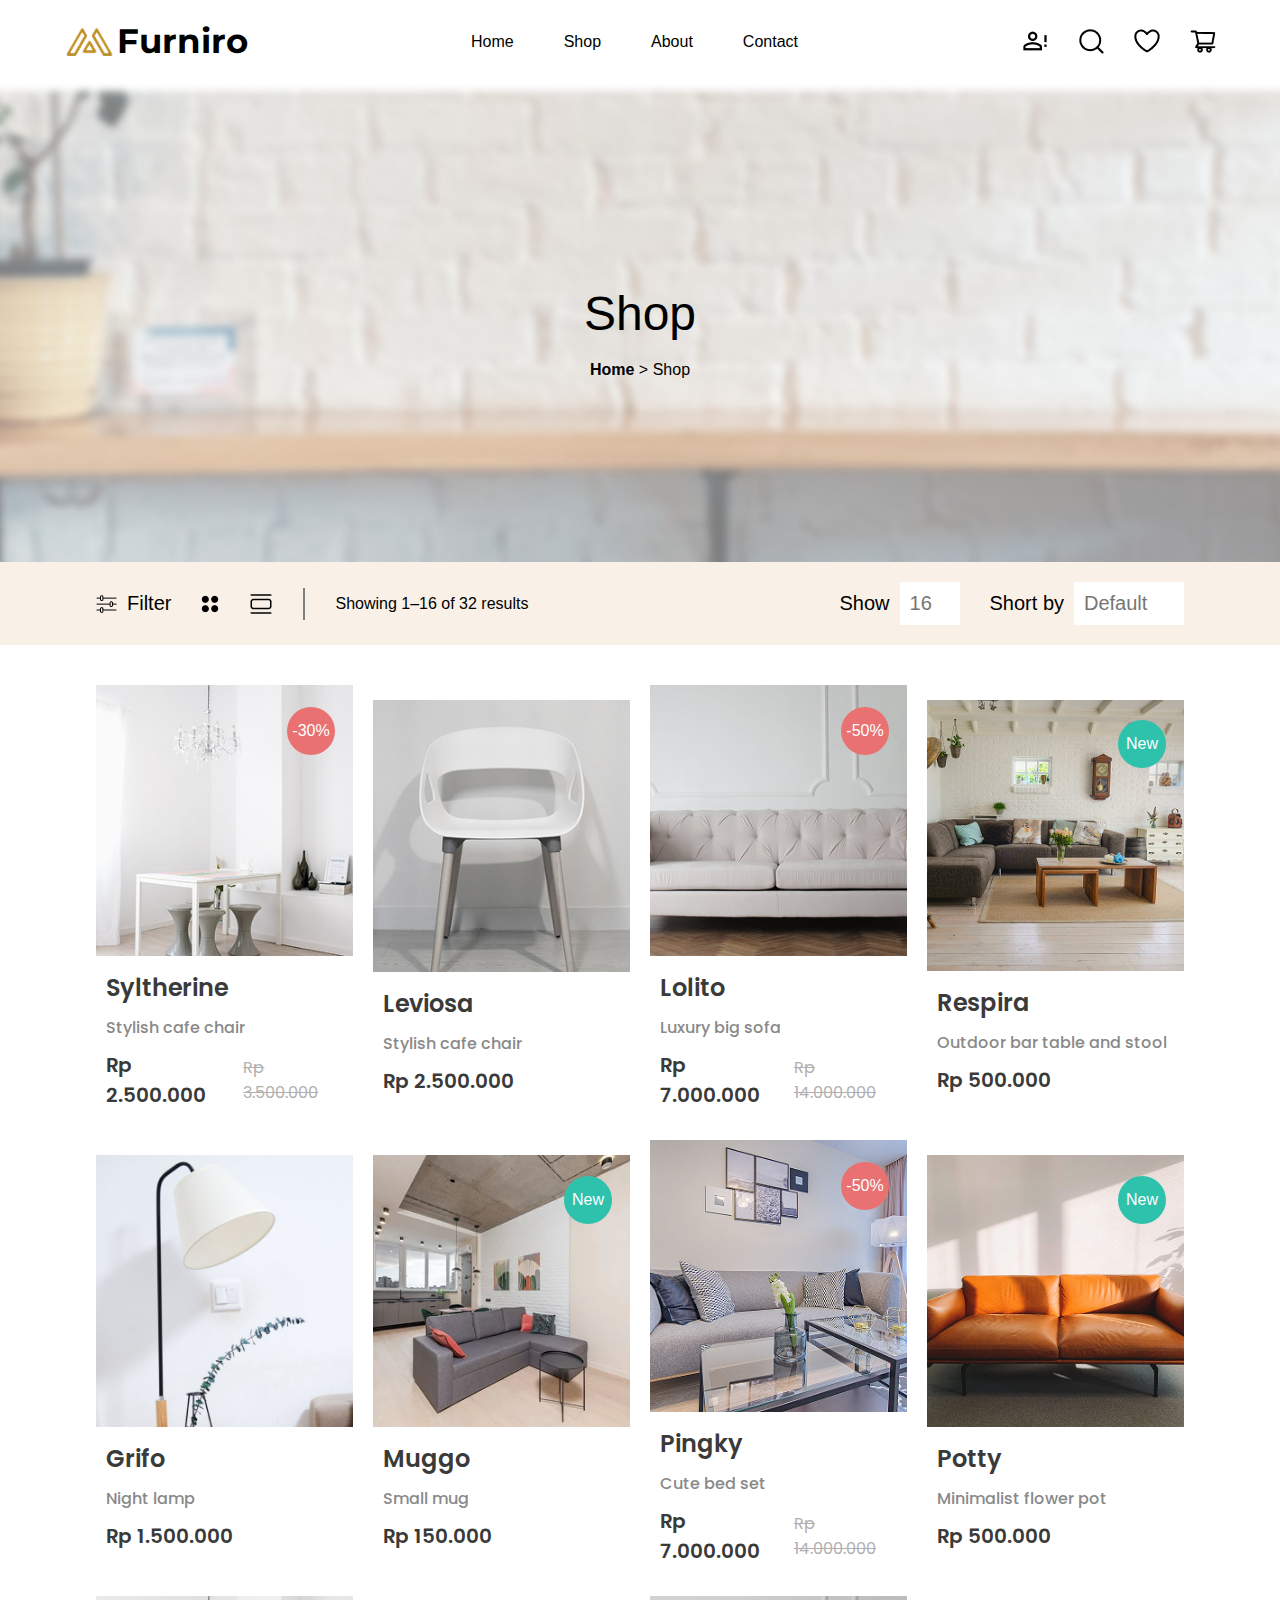
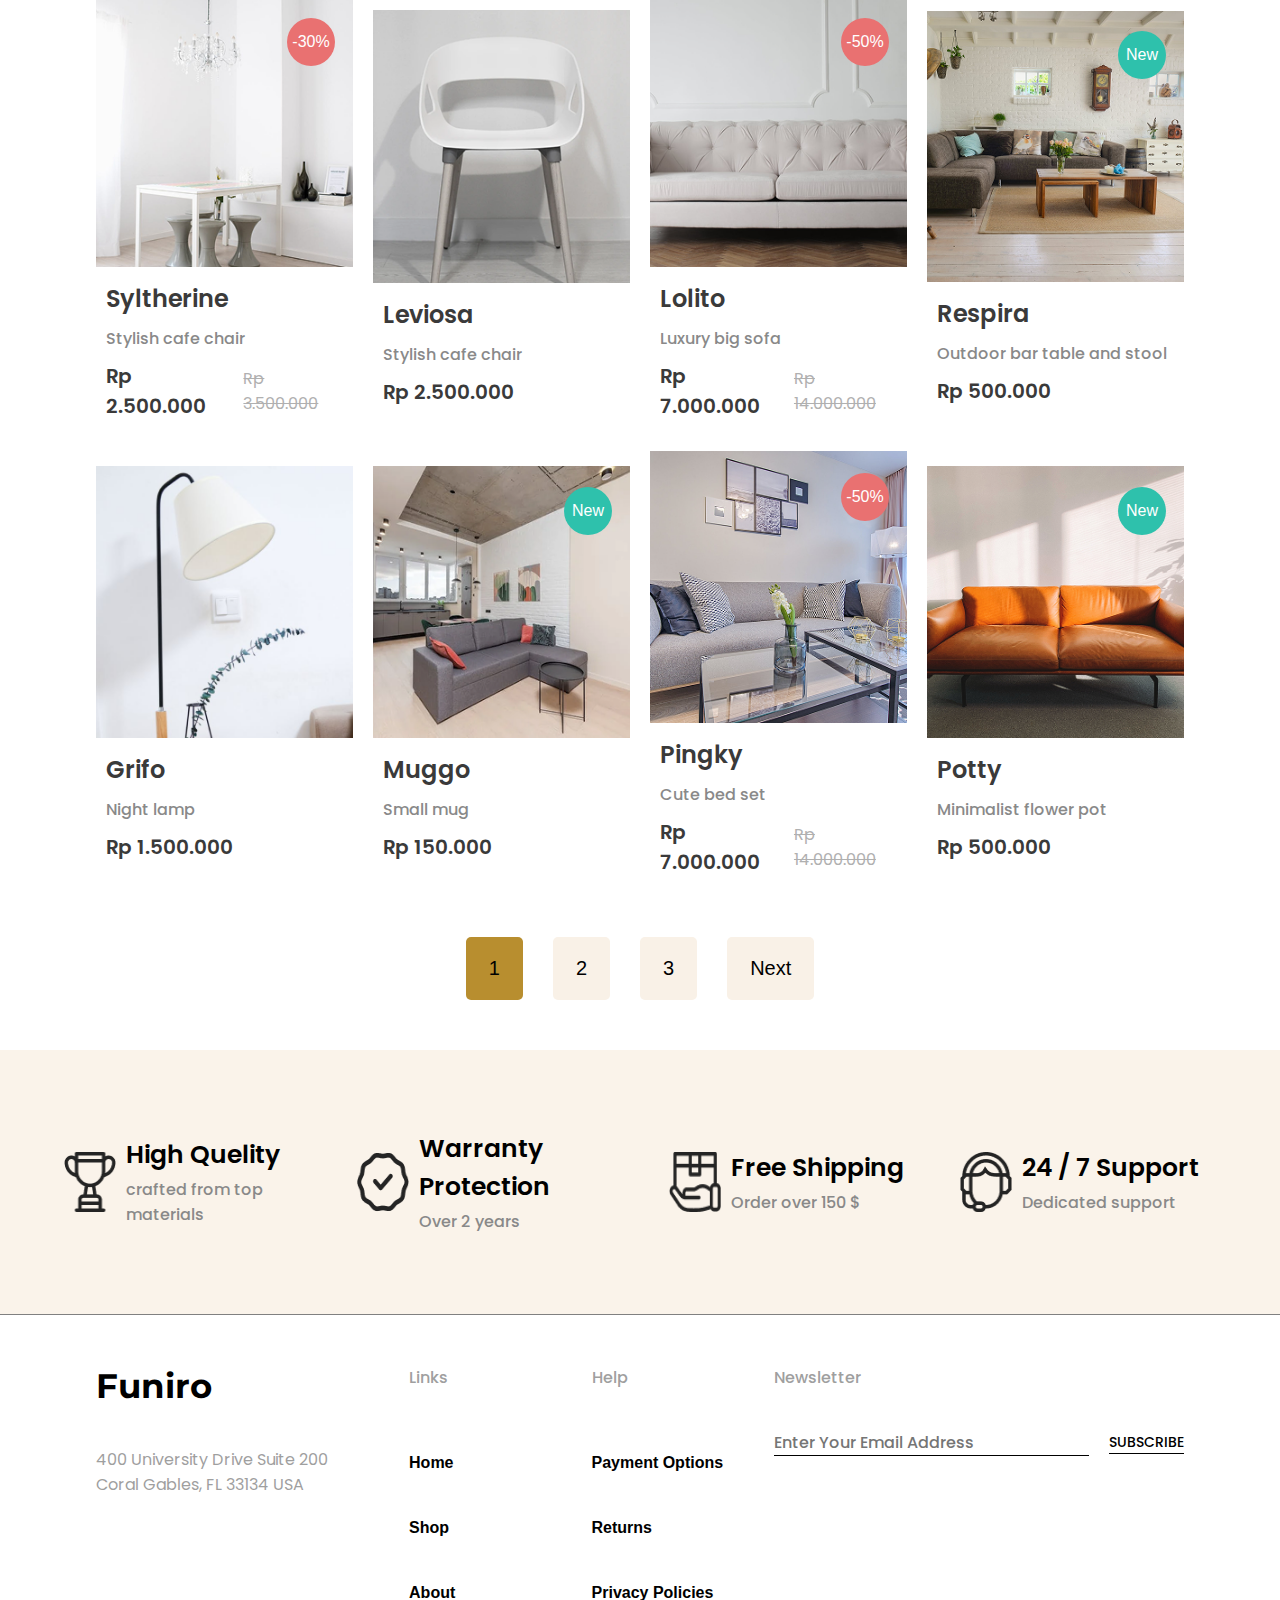
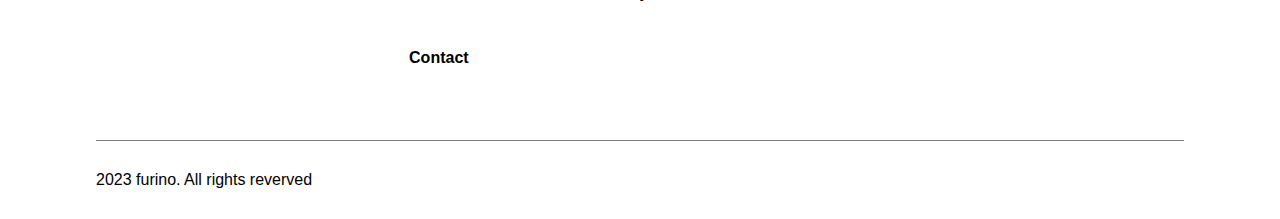
<file: E_Commerce_Website_Figma/shop.html>
<!DOCTYPE html>
<html lang="en">
<head>
    <meta charset="UTF-8">
    <meta name="viewport" content="width=device-width, initial-scale=1.0">
    <title>Shop</title>

    <!-- header footer abd product section css is comming from style.css -->
    <link rel="stylesheet" href="./style.css">
    <link rel="stylesheet" href="./shop-style.css">

     <!-- google font Montserrat -->
     <link rel="preconnect" href="https://fonts.googleapis.com">
     <link rel="preconnect" href="https://fonts.gstatic.com" crossorigin>
     <link href="https://fonts.googleapis.com/css2?family=Inter:ital,opsz,wght@0,14..32,100..900;1,14..32,100..900&family=Montserrat:ital,wght@0,100..900;1,100..900&family=Playfair+Display:ital,wght@0,400..900;1,400..900&family=Plus+Jakarta+Sans:ital,wght@0,200..800;1,200..800&family=Poppins:ital,wght@0,100;0,200;0,300;0,400;0,500;0,600;0,700;0,800;0,900;1,100;1,200;1,300;1,400;1,500;1,600;1,700;1,800;1,900&family=Public+Sans:ital,wght@0,100..900;1,100..900&display=swap" rel="stylesheet">
     <!-- google font Poppins -->
     <link rel="preconnect" href="https://fonts.googleapis.com">
     <link rel="preconnect" href="https://fonts.gstatic.com" crossorigin>
     <link href="https://fonts.googleapis.com/css2?family=Inter:ital,opsz,wght@0,14..32,100..900;1,14..32,100..900&family=Montserrat:ital,wght@0,100..900;1,100..900&family=Playfair+Display:ital,wght@0,400..900;1,400..900&family=Plus+Jakarta+Sans:ital,wght@0,200..800;1,200..800&family=Poppins:ital,wght@0,100;0,200;0,300;0,400;0,500;0,600;0,700;0,800;0,900;1,100;1,200;1,300;1,400;1,500;1,600;1,700;1,800;1,900&family=Public+Sans:ital,wght@0,100..900;1,100..900&display=swap" rel="stylesheet">

     
</head>
<body>

    <header id="header">
        <div class="header-container">
            <div class="nav-menu"><svg xmlns="http://www.w3.org/2000/svg" viewBox="0 0 448 512"><!--!Font Awesome Free 6.7.2 by @fontawesome - https://fontawesome.com License - https://fontawesome.com/license/free Copyright 2025 Fonticons, Inc.--><path fill="#000000" d="M0 96C0 78.3 14.3 64 32 64l384 0c17.7 0 32 14.3 32 32s-14.3 32-32 32L32 128C14.3 128 0 113.7 0 96zM0 256c0-17.7 14.3-32 32-32l384 0c17.7 0 32 14.3 32 32s-14.3 32-32 32L32 288c-17.7 0-32-14.3-32-32zM448 416c0 17.7-14.3 32-32 32L32 448c-17.7 0-32-14.3-32-32s14.3-32 32-32l384 0c17.7 0 32 14.3 32 32z"/></svg></div>
            <div class="logo-container">
                <img class="logo" src="./assets/images/Home/Meubel House_Logos.png" alt="">
                <div class="brand-name">Furniro</div>
            </div>
            <ul class="navbar">
                <li class="nav-items"><a href="./index.html">Home</a></li>
                <li class="nav-items"><a href="./shop.html">Shop</a></li>
                <li class="nav-items"><a href="#">About</a></li>
                <li class="nav-items"><a href="./contact.html">Contact</a></li>
            </ul>
            <div class="header-features">
                <img src="./assets/images/Home/account-alert.png" alt="">
                <img src="./assets/images/Home/search-icon.png" alt="">
                <img src="./assets/images/Home/love-icon.png" alt="">
                <a href="./cart.html"><img src="./assets/images/Home/cart-icon.png" alt=""></a>
            </div>
        </div>
    </header>

    <section id="shop-hero">
        <div class="shop-hero-title">Shop</div>
        <div class="shop-hero-sub-title"><b>Home</b> > Shop</div>
    </section>

    <section id="our-product">
        <div class="product-navigation-bar">
           <div class="product-navigation-container">
                <div class="product-navigation-left">
                    <div class="product-filter-container">
                        <img src="./assets/images/Shop/filter-icon.png" alt="">
                        <div class="filter-text">Filter</div>
                    </div>
                    <img src="./assets/images/Shop/more-menu-icon.png" alt="">
                    <img src="./assets/images/Shop/view-list-icon.png" alt="">
                    <div class="product-filter-result">Showing 1–16 of 32 results</div>
                </div>
                <div class="product-navigation-right">
                    <div class="product-navigation-show-option">
                        <div class="product-navigation-show-text">Show</div>
                        <input class="product-navigation-show-input" type="number" placeholder="16">
                    </div>
                    <div class="product-navigation-sort-option">
                        <div class="product-navigation-sort-text">Short by</div>
                        <input class="product-navigation-sort-input" type="text" placeholder="Default">
                    </div>
                </div>
           </div>
        </div>
        <div class="our-product-container">
            <!-- <h1 class="our-product-title">Our Products</h1> -->
            <div class="our-product-card-container">
                    <div class="product-card">
                        <img class="product-image" src="./assets/images/Home/Syltherine-op.png" alt="">
                        <div class="product-card-discount discount-bg-pink">-30%</div>
                        <div class="product-card-title">Syltherine</div>
                        <div class="product-card-sub-title">Stylish cafe chair</div>
                        <div class="product-price-container">
                            <div class="product-price">Rp 2.500.000</div>
                            <div class="product-price-strikethrough">Rp 3.500.000</div>
                        </div>
                        <div class="product-hover-effect">
                            <div class="product-hover-btn">
                                <button class="product-add-to-cart-btn">Add to cart</button>
                            </div>
                            <div class="product-hover-reaction-container">
                                <div class="product-shear-con">
                                    <img src="./assets/images/Home/share-icon.png" alt="">
                                    <div class="share-text">Share</div>
                                </div>
                                <div class="product-shear-con">
                                    <img src="./assets/images/Home/compair-icon.png" alt="">
                                    <div class="share-text">Compare</div>
                                </div>
                                <div class="product-shear-con">
                                    <img src="./assets/images/Home/love-icon-white.png" alt="">
                                    <div class="share-text">Like</div>
                                </div>
                            </div>
                        </div>
                    </div>
                    <div class="product-card">
                        <img class="product-image" src="./assets/images/Home/leviosa-op.png" alt="">
                        <div class="product-card-title">Leviosa</div>
                        <div class="product-card-sub-title">Stylish cafe chair</div>
                        <div class="product-price-container">
                            <div class="product-price">Rp 2.500.000</div>
                            <!-- <div class="product-price-strikethrough">Rp 3.500.000</div> -->
                        </div>
                        <div class="product-hover-effect">
                            <div class="product-hover-btn">
                                <button class="product-add-to-cart-btn">Add to cart</button>
                            </div>
                            <div class="product-hover-reaction-container">
                                <div class="product-shear-con">
                                    <img src="./assets/images/Home/share-icon.png" alt="">
                                    <div class="share-text">Share</div>
                                </div>
                                <div class="product-shear-con">
                                    <img src="./assets/images/Home/compair-icon.png" alt="">
                                    <div class="share-text">Compare</div>
                                </div>
                                <div class="product-shear-con">
                                    <img src="./assets/images/Home/love-icon-white.png" alt="">
                                    <div class="share-text">Like</div>
                                </div>
                            </div>
                        </div>
                    </div>
                    <div class="product-card">
                        <img class="product-image" src="./assets/images/Home/Lolito-op.png" alt="">
                        <div class="product-card-discount discount-bg-pink">-50%</div>
                        <div class="product-card-title">Lolito</div>
                        <div class="product-card-sub-title">Luxury big sofa</div>
                        <div class="product-price-container">
                            <div class="product-price">Rp 7.000.000</div>
                            <div class="product-price-strikethrough">Rp 14.000.000</div>
                        </div>
                        <div class="product-hover-effect">
                            <div class="product-hover-btn">
                                <button class="product-add-to-cart-btn">Add to cart</button>
                            </div>
                            <div class="product-hover-reaction-container">
                                <div class="product-shear-con">
                                    <img src="./assets/images/Home/share-icon.png" alt="">
                                    <div class="share-text">Share</div>
                                </div>
                                <div class="product-shear-con">
                                    <img src="./assets/images/Home/compair-icon.png" alt="">
                                    <div class="share-text">Compare</div>
                                </div>
                                <div class="product-shear-con">
                                    <img src="./assets/images/Home/love-icon-white.png" alt="">
                                    <div class="share-text">Like</div>
                                </div>
                            </div>
                        </div>
                    </div>
                    <div class="product-card">
                        <img class="product-image" src="./assets/images/Home/Respira-op.png" alt="">
                        <div class="product-card-discount discount-bg-green">New</div>
                        <div class="product-card-title">Respira</div>
                        <div class="product-card-sub-title">Outdoor bar table and stool</div>
                        <div class="product-price-container">
                            <div class="product-price">Rp 500.000</div>
                            <!-- <div class="product-price-strikethrough">Rp 3.500.000</div> -->
                        </div>
                        <div class="product-hover-effect">
                            <div class="product-hover-btn">
                                <button class="product-add-to-cart-btn">Add to cart</button>
                            </div>
                            <div class="product-hover-reaction-container">
                                <div class="product-shear-con">
                                    <img src="./assets/images/Home/share-icon.png" alt="">
                                    <div class="share-text">Share</div>
                                </div>
                                <div class="product-shear-con">
                                    <img src="./assets/images/Home/compair-icon.png" alt="">
                                    <div class="share-text">Compare</div>
                                </div>
                                <div class="product-shear-con">
                                    <img src="./assets/images/Home/love-icon-white.png" alt="">
                                    <div class="share-text">Like</div>
                                </div>
                            </div>
                        </div>
                    </div>
                    <div class="product-card">
                        <img class="product-image" src="./assets/images/Home/Grifo-op.png" alt="">
                        <div class="product-card-title">Grifo</div>
                        <div class="product-card-sub-title">Night lamp</div>
                        <div class="product-price-container">
                            <div class="product-price">Rp 1.500.000</div>
                            <!-- <div class="product-price-strikethrough">Rp 3.500.000</div> -->
                        </div>
                        <div class="product-hover-effect">
                            <div class="product-hover-btn">
                                <button class="product-add-to-cart-btn">Add to cart</button>
                            </div>
                            <div class="product-hover-reaction-container">
                                <div class="product-shear-con">
                                    <img src="./assets/images/Home/share-icon.png" alt="">
                                    <div class="share-text">Share</div>
                                </div>
                                <div class="product-shear-con">
                                    <img src="./assets/images/Home/compair-icon.png" alt="">
                                    <div class="share-text">Compare</div>
                                </div>
                                <div class="product-shear-con">
                                    <img src="./assets/images/Home/love-icon-white.png" alt="">
                                    <div class="share-text">Like</div>
                                </div>
                            </div>
                        </div>
                    </div>
                    <div class="product-card">
                        <img class="product-image" src="./assets/images/Home/Muggo-op.png" alt="">
                        <div class="product-card-discount discount-bg-green">New</div>
                        <div class="product-card-title">Muggo</div>
                        <div class="product-card-sub-title">Small mug</div>
                        <div class="product-price-container">
                            <div class="product-price">Rp 150.000</div>
                            <!-- <div class="product-price-strikethrough">Rp 3.500.000</div> -->
                        </div>
                        <div class="product-hover-effect">
                            <div class="product-hover-btn">
                                <button class="product-add-to-cart-btn">Add to cart</button>
                            </div>
                            <div class="product-hover-reaction-container">
                                <div class="product-shear-con">
                                    <img src="./assets/images/Home/share-icon.png" alt="">
                                    <div class="share-text">Share</div>
                                </div>
                                <div class="product-shear-con">
                                    <img src="./assets/images/Home/compair-icon.png" alt="">
                                    <div class="share-text">Compare</div>
                                </div>
                                <div class="product-shear-con">
                                    <img src="./assets/images/Home/love-icon-white.png" alt="">
                                    <div class="share-text">Like</div>
                                </div>
                            </div>
                        </div>
                    </div>
                    <div class="product-card">
                        <img class="product-image" src="./assets/images/Home/Pingky-op.png" alt="">
                        <div class="product-card-discount discount-bg-pink">-50%</div>
                        <div class="product-card-title">Pingky</div>
                        <div class="product-card-sub-title">Cute bed set</div>
                        <div class="product-price-container">
                            <div class="product-price">Rp 7.000.000</div>
                            <div class="product-price-strikethrough">Rp 14.000.000</div>
                        </div>
                        <div class="product-hover-effect">
                            <div class="product-hover-btn">
                                <button class="product-add-to-cart-btn">Add to cart</button>
                            </div>
                            <div class="product-hover-reaction-container">
                                <div class="product-shear-con">
                                    <img src="./assets/images/Home/share-icon.png" alt="">
                                    <div class="share-text">Share</div>
                                </div>
                                <div class="product-shear-con">
                                    <img src="./assets/images/Home/compair-icon.png" alt="">
                                    <div class="share-text">Compare</div>
                                </div>
                                <div class="product-shear-con">
                                    <img src="./assets/images/Home/love-icon-white.png" alt="">
                                    <div class="share-text">Like</div>
                                </div>
                            </div>
                        </div>
                    </div>
                    <div class="product-card">
                        <img class="product-image" src="./assets/images/Home/Potty-op.png" alt="">
                        <div class="product-card-discount discount-bg-green">New</div>
                        <div class="product-card-title">Potty</div>
                        <div class="product-card-sub-title">Minimalist flower pot</div>
                        <div class="product-price-container">
                            <div class="product-price">Rp 500.000</div>
                            <!-- <div class="product-price-strikethrough">Rp 3.500.000</div> -->
                        </div>
                        <div class="product-hover-effect">
                            <div class="product-hover-btn">
                                <button class="product-add-to-cart-btn">Add to cart</button>
                            </div>
                            <div class="product-hover-reaction-container">
                                <div class="product-shear-con">
                                    <img src="./assets/images/Home/share-icon.png" alt="">
                                    <div class="share-text">Share</div>
                                </div>
                                <div class="product-shear-con">
                                    <img src="./assets/images/Home/compair-icon.png" alt="">
                                    <div class="share-text">Compare</div>
                                </div>
                                <div class="product-shear-con">
                                    <img src="./assets/images/Home/love-icon-white.png" alt="">
                                    <div class="share-text">Like</div>
                                </div>
                            </div>
                        </div>
                    </div>
                    <div class="product-card">
                        <img class="product-image" src="./assets/images/Home/Syltherine-op.png" alt="">
                        <div class="product-card-discount discount-bg-pink">-30%</div>
                        <div class="product-card-title">Syltherine</div>
                        <div class="product-card-sub-title">Stylish cafe chair</div>
                        <div class="product-price-container">
                            <div class="product-price">Rp 2.500.000</div>
                            <div class="product-price-strikethrough">Rp 3.500.000</div>
                        </div>
                        <div class="product-hover-effect">
                            <div class="product-hover-btn">
                                <button class="product-add-to-cart-btn">Add to cart</button>
                            </div>
                            <div class="product-hover-reaction-container">
                                <div class="product-shear-con">
                                    <img src="./assets/images/Home/share-icon.png" alt="">
                                    <div class="share-text">Share</div>
                                </div>
                                <div class="product-shear-con">
                                    <img src="./assets/images/Home/compair-icon.png" alt="">
                                    <div class="share-text">Compare</div>
                                </div>
                                <div class="product-shear-con">
                                    <img src="./assets/images/Home/love-icon-white.png" alt="">
                                    <div class="share-text">Like</div>
                                </div>
                            </div>
                        </div>
                    </div>
                    <div class="product-card">
                        <img class="product-image" src="./assets/images/Home/leviosa-op.png" alt="">
                        <div class="product-card-title">Leviosa</div>
                        <div class="product-card-sub-title">Stylish cafe chair</div>
                        <div class="product-price-container">
                            <div class="product-price">Rp 2.500.000</div>
                            <!-- <div class="product-price-strikethrough">Rp 3.500.000</div> -->
                        </div>
                        <div class="product-hover-effect">
                            <div class="product-hover-btn">
                                <button class="product-add-to-cart-btn">Add to cart</button>
                            </div>
                            <div class="product-hover-reaction-container">
                                <div class="product-shear-con">
                                    <img src="./assets/images/Home/share-icon.png" alt="">
                                    <div class="share-text">Share</div>
                                </div>
                                <div class="product-shear-con">
                                    <img src="./assets/images/Home/compair-icon.png" alt="">
                                    <div class="share-text">Compare</div>
                                </div>
                                <div class="product-shear-con">
                                    <img src="./assets/images/Home/love-icon-white.png" alt="">
                                    <div class="share-text">Like</div>
                                </div>
                            </div>
                        </div>
                    </div>
                    <div class="product-card">
                        <img class="product-image" src="./assets/images/Home/Lolito-op.png" alt="">
                        <div class="product-card-discount discount-bg-pink">-50%</div>
                        <div class="product-card-title">Lolito</div>
                        <div class="product-card-sub-title">Luxury big sofa</div>
                        <div class="product-price-container">
                            <div class="product-price">Rp 7.000.000</div>
                            <div class="product-price-strikethrough">Rp 14.000.000</div>
                        </div>
                        <div class="product-hover-effect">
                            <div class="product-hover-btn">
                                <button class="product-add-to-cart-btn">Add to cart</button>
                            </div>
                            <div class="product-hover-reaction-container">
                                <div class="product-shear-con">
                                    <img src="./assets/images/Home/share-icon.png" alt="">
                                    <div class="share-text">Share</div>
                                </div>
                                <div class="product-shear-con">
                                    <img src="./assets/images/Home/compair-icon.png" alt="">
                                    <div class="share-text">Compare</div>
                                </div>
                                <div class="product-shear-con">
                                    <img src="./assets/images/Home/love-icon-white.png" alt="">
                                    <div class="share-text">Like</div>
                                </div>
                            </div>
                        </div>
                    </div>
                    <div class="product-card">
                        <img class="product-image" src="./assets/images/Home/Respira-op.png" alt="">
                        <div class="product-card-discount discount-bg-green">New</div>
                        <div class="product-card-title">Respira</div>
                        <div class="product-card-sub-title">Outdoor bar table and stool</div>
                        <div class="product-price-container">
                            <div class="product-price">Rp 500.000</div>
                            <!-- <div class="product-price-strikethrough">Rp 3.500.000</div> -->
                        </div>
                        <div class="product-hover-effect">
                            <div class="product-hover-btn">
                                <button class="product-add-to-cart-btn">Add to cart</button>
                            </div>
                            <div class="product-hover-reaction-container">
                                <div class="product-shear-con">
                                    <img src="./assets/images/Home/share-icon.png" alt="">
                                    <div class="share-text">Share</div>
                                </div>
                                <div class="product-shear-con">
                                    <img src="./assets/images/Home/compair-icon.png" alt="">
                                    <div class="share-text">Compare</div>
                                </div>
                                <div class="product-shear-con">
                                    <img src="./assets/images/Home/love-icon-white.png" alt="">
                                    <div class="share-text">Like</div>
                                </div>
                            </div>
                        </div>
                    </div>
                    <div class="product-card">
                        <img class="product-image" src="./assets/images/Home/Grifo-op.png" alt="">
                        <div class="product-card-title">Grifo</div>
                        <div class="product-card-sub-title">Night lamp</div>
                        <div class="product-price-container">
                            <div class="product-price">Rp 1.500.000</div>
                            <!-- <div class="product-price-strikethrough">Rp 3.500.000</div> -->
                        </div>
                        <div class="product-hover-effect">
                            <div class="product-hover-btn">
                                <button class="product-add-to-cart-btn">Add to cart</button>
                            </div>
                            <div class="product-hover-reaction-container">
                                <div class="product-shear-con">
                                    <img src="./assets/images/Home/share-icon.png" alt="">
                                    <div class="share-text">Share</div>
                                </div>
                                <div class="product-shear-con">
                                    <img src="./assets/images/Home/compair-icon.png" alt="">
                                    <div class="share-text">Compare</div>
                                </div>
                                <div class="product-shear-con">
                                    <img src="./assets/images/Home/love-icon-white.png" alt="">
                                    <div class="share-text">Like</div>
                                </div>
                            </div>
                        </div>
                    </div>
                    <div class="product-card">
                        <img class="product-image" src="./assets/images/Home/Muggo-op.png" alt="">
                        <div class="product-card-discount discount-bg-green">New</div>
                        <div class="product-card-title">Muggo</div>
                        <div class="product-card-sub-title">Small mug</div>
                        <div class="product-price-container">
                            <div class="product-price">Rp 150.000</div>
                            <!-- <div class="product-price-strikethrough">Rp 3.500.000</div> -->
                        </div>
                        <div class="product-hover-effect">
                            <div class="product-hover-btn">
                                <button class="product-add-to-cart-btn">Add to cart</button>
                            </div>
                            <div class="product-hover-reaction-container">
                                <div class="product-shear-con">
                                    <img src="./assets/images/Home/share-icon.png" alt="">
                                    <div class="share-text">Share</div>
                                </div>
                                <div class="product-shear-con">
                                    <img src="./assets/images/Home/compair-icon.png" alt="">
                                    <div class="share-text">Compare</div>
                                </div>
                                <div class="product-shear-con">
                                    <img src="./assets/images/Home/love-icon-white.png" alt="">
                                    <div class="share-text">Like</div>
                                </div>
                            </div>
                        </div>
                    </div>
                    <div class="product-card">
                        <img class="product-image" src="./assets/images/Home/Pingky-op.png" alt="">
                        <div class="product-card-discount discount-bg-pink">-50%</div>
                        <div class="product-card-title">Pingky</div>
                        <div class="product-card-sub-title">Cute bed set</div>
                        <div class="product-price-container">
                            <div class="product-price">Rp 7.000.000</div>
                            <div class="product-price-strikethrough">Rp 14.000.000</div>
                        </div>
                        <div class="product-hover-effect">
                            <div class="product-hover-btn">
                                <button class="product-add-to-cart-btn">Add to cart</button>
                            </div>
                            <div class="product-hover-reaction-container">
                                <div class="product-shear-con">
                                    <img src="./assets/images/Home/share-icon.png" alt="">
                                    <div class="share-text">Share</div>
                                </div>
                                <div class="product-shear-con">
                                    <img src="./assets/images/Home/compair-icon.png" alt="">
                                    <div class="share-text">Compare</div>
                                </div>
                                <div class="product-shear-con">
                                    <img src="./assets/images/Home/love-icon-white.png" alt="">
                                    <div class="share-text">Like</div>
                                </div>
                            </div>
                        </div>
                    </div>
                    <div class="product-card">
                        <img class="product-image" src="./assets/images/Home/Potty-op.png" alt="">
                        <div class="product-card-discount discount-bg-green">New</div>
                        <div class="product-card-title">Potty</div>
                        <div class="product-card-sub-title">Minimalist flower pot</div>
                        <div class="product-price-container">
                            <div class="product-price">Rp 500.000</div>
                            <!-- <div class="product-price-strikethrough">Rp 3.500.000</div> -->
                        </div>
                        <div class="product-hover-effect">
                            <div class="product-hover-btn">
                                <button class="product-add-to-cart-btn">Add to cart</button>
                            </div>
                            <div class="product-hover-reaction-container">
                                <div class="product-shear-con">
                                    <img src="./assets/images/Home/share-icon.png" alt="">
                                    <div class="share-text">Share</div>
                                </div>
                                <div class="product-shear-con">
                                    <img src="./assets/images/Home/compair-icon.png" alt="">
                                    <div class="share-text">Compare</div>
                                </div>
                                <div class="product-shear-con">
                                    <img src="./assets/images/Home/love-icon-white.png" alt="">
                                    <div class="share-text">Like</div>
                                </div>
                            </div>
                        </div>
                    </div>
            </div>
            <div class="our-product-page-change-btn-container">
                <a class="bg-brown-btn" href="#">1</a>
                <a class="" href="#">2</a>
                <a class="" href="#">3</a>
                <a class="" href="#">Next</a>
            </div>
        </div>
    </section>

    <section id="features">
        <div class="features-container">
            <div class="features-card">
                <img class="features-card-image" src="./assets/images/Shop/High-queality-icon.png" alt="">
                <div class="features-card-text-container">
                    <div class="features-card-title">High Quelity</div>
                    <div class="features-card-sub-title">crafted from top materials</div>
                </div>
            </div>
            <div class="features-card">
                <img class="features-card-image" src="./assets/images/Shop/Warrenty-protection-icon.png" alt="">
                <div class="features-card-text-container">
                    <div class="features-card-title">Warranty Protection</div>
                    <div class="features-card-sub-title">Over 2 years</div>
                </div>
            </div>
            <div class="features-card">
                <img class="features-card-image" src="./assets/images/Shop/Free-shipping-icon.png" alt="">
                <div class="features-card-text-container">
                    <div class="features-card-title">Free Shipping</div>
                    <div class="features-card-sub-title">Order over 150 $</div>
                </div>
            </div>
            <div class="features-card">
                <img class="features-card-image" src="./assets/images/Shop/support-icon.png" alt="">
                <div class="features-card-text-container">
                    <div class="features-card-title">24 / 7 Support</div>
                    <div class="features-card-sub-title">Dedicated support</div>
                </div>
            </div>
        </div>
    </section>

    <footer id="footer">
        <div class="footer-container">
            <div class="ft-card-1">
                <!-- brand-name css is comming from header brand name -->
                <div class="brand-name ft-title-padding">Funiro</div>
                <div class="ft-address">400 University Drive Suite 200 Coral Gables,
                    FL 33134 USA</div>
            </div>
            <div class="ft-card-2">
                <div class="ft-title-padding ft-title">Links</div>
                <div class="ft-list"><a href="./index.html">Home</a></div>
                <div class="ft-list"><a href="./shop.html">Shop</a></div>
                <div class="ft-list"><a href="#">About</a></div>
                <div class="ft-list"><a href="./contact.html">Contact</a></div>
            </div>
            <div class="ft-card-3">
                <div class="ft-title-padding ft-title">Help</div>
                <div class="ft-list"><a href="#">Payment Options</a></div>
                <div class="ft-list"><a href="#">Returns</a></div>
                <div class="ft-list"><a href="#">Privacy Policies</a></div>
            </div>
            <div class="ft-card-3">
                <div class="ft-title-padding ft-title">Newsletter</div>
                <div class="ft-input-container">
                    <input class="ft-email-input" type="text" placeholder="Enter Your Email Address">
                    <button class="suscribe-btn">SUBSCRIBE</button>
                </div>
            </div>
        </div>
        <div class="ft-bottom">
            2023 furino. All rights reverved
        </div>
    </footer>
    
</body>
</html>
</file>
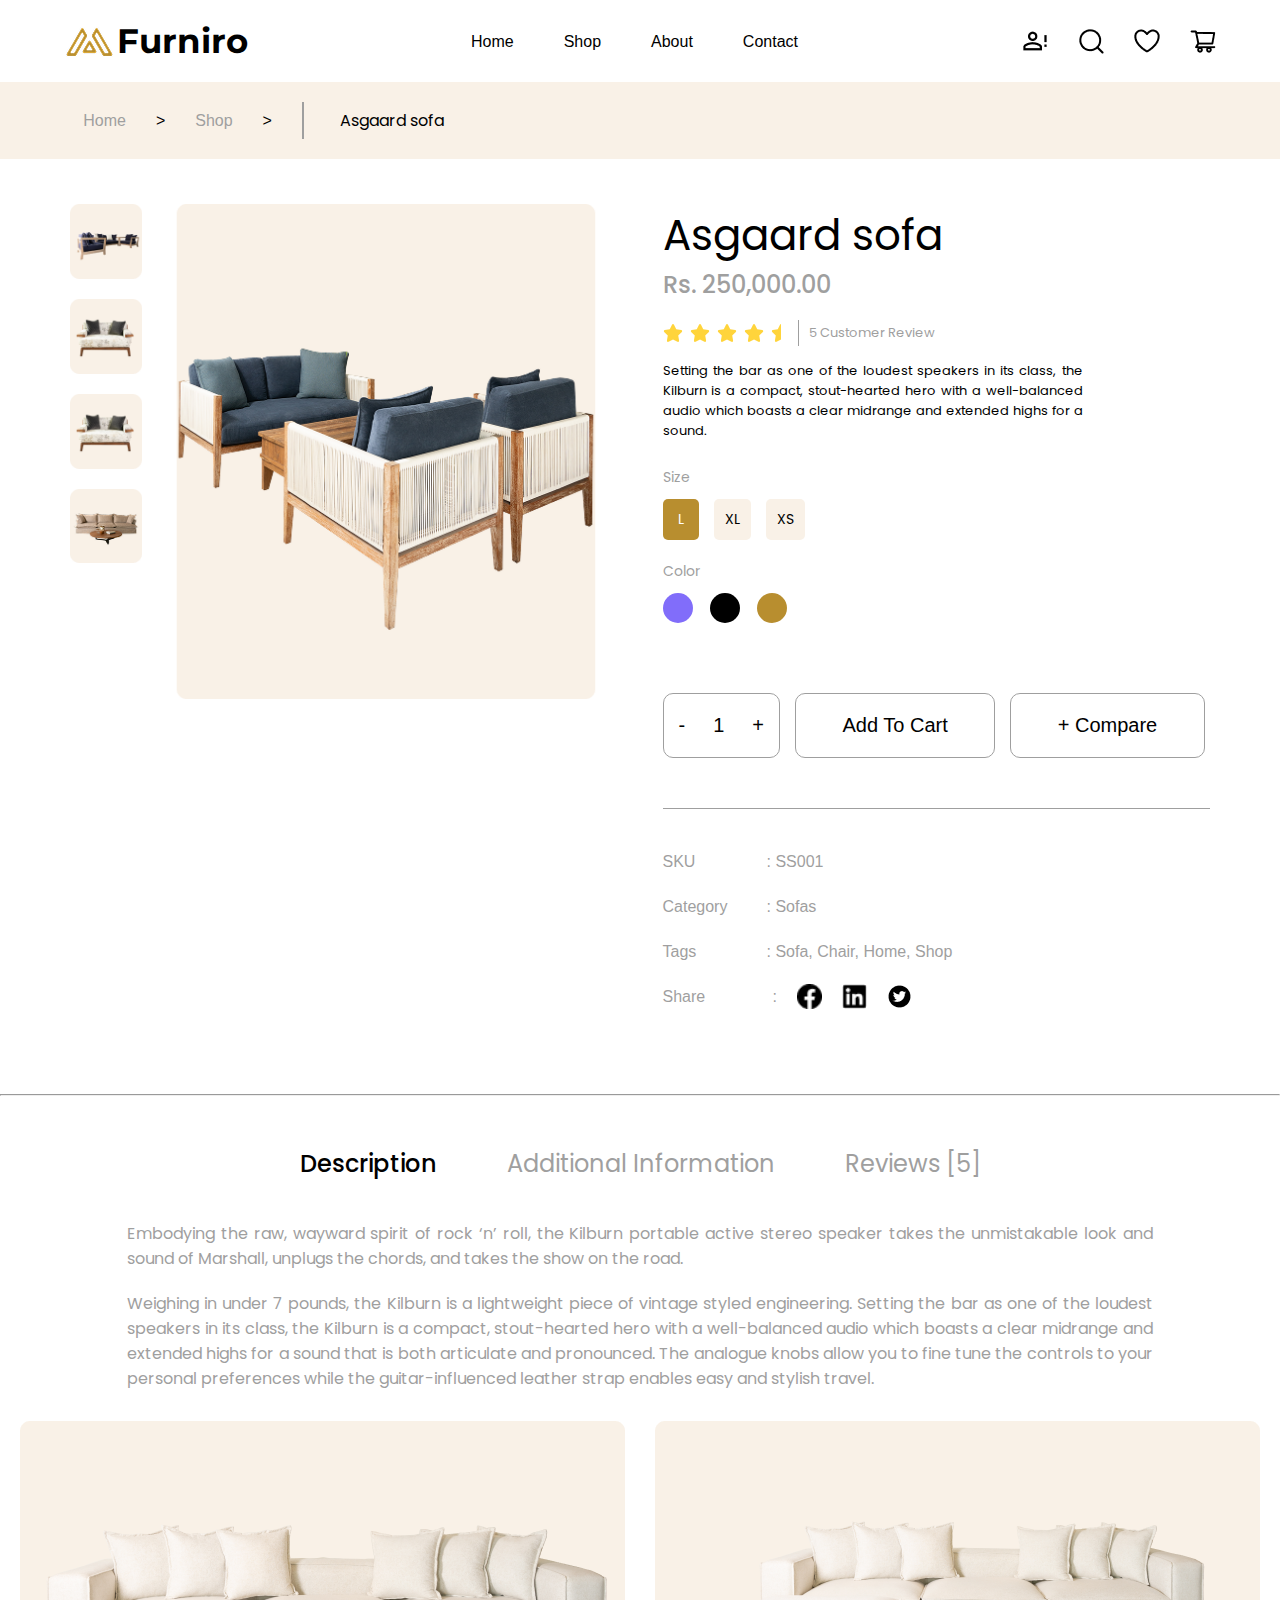
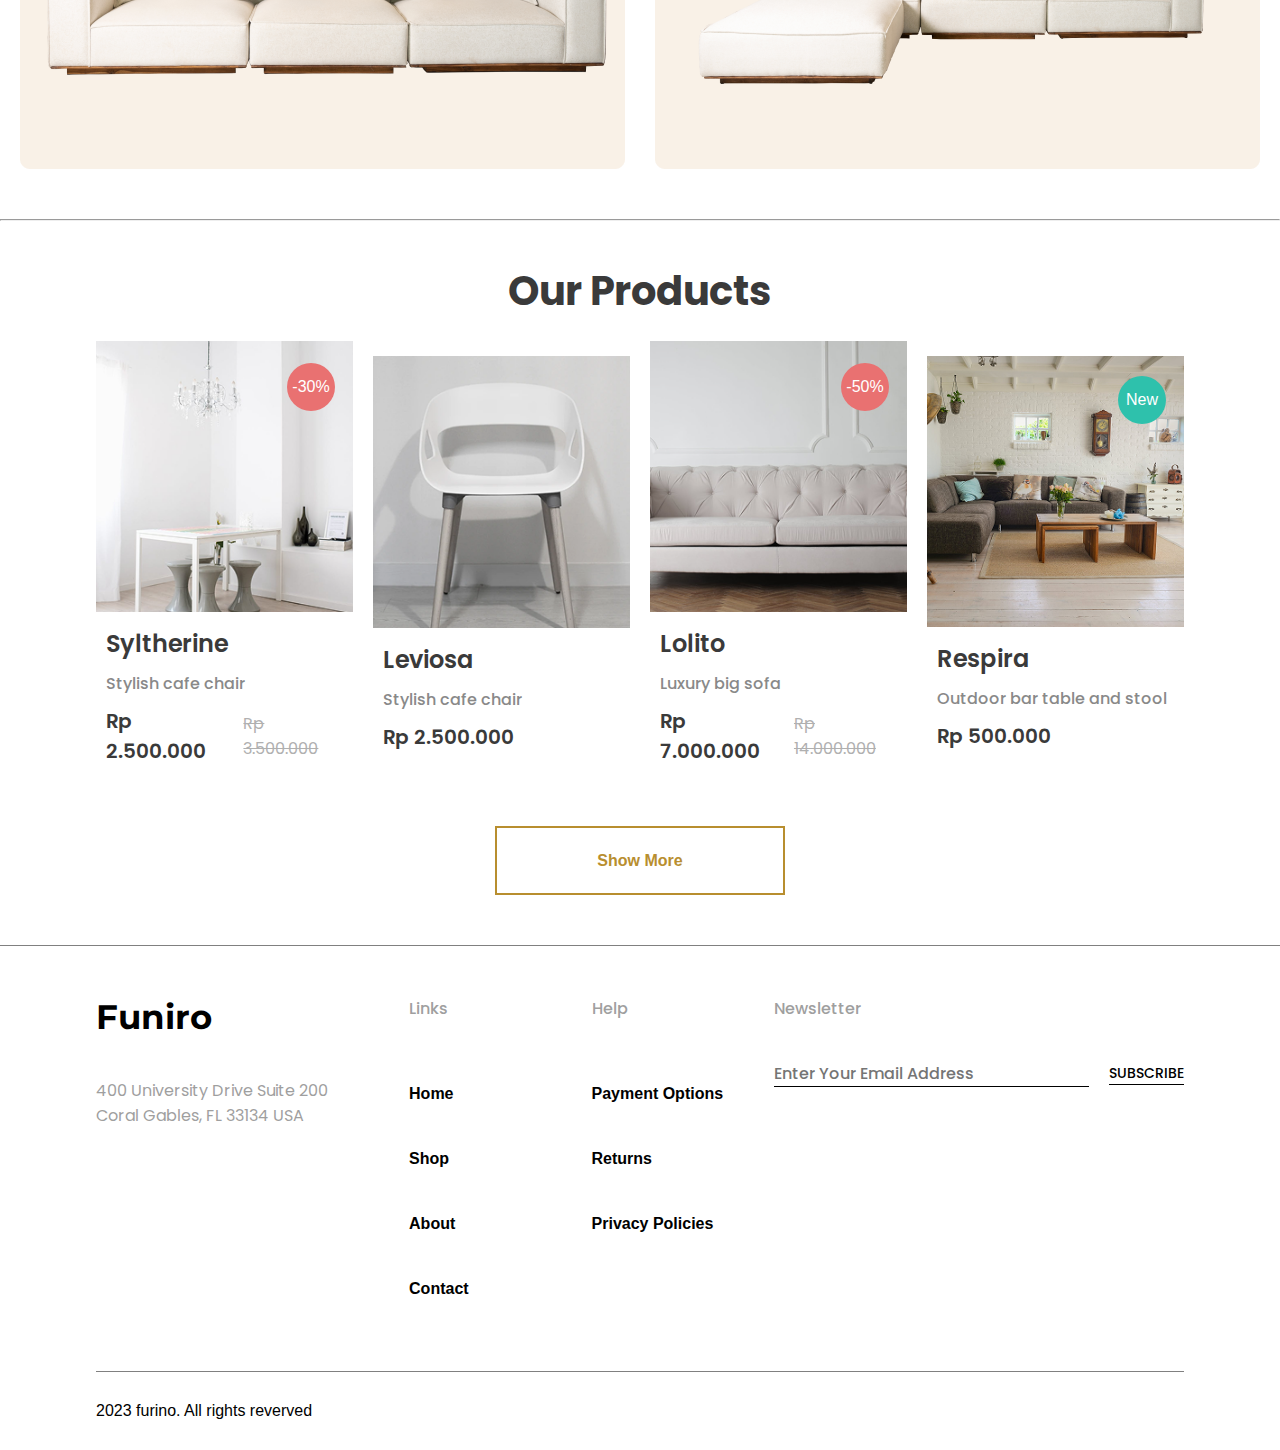
<file: E_Commerce_Website_Figma/single-product.html>
<!DOCTYPE html>
<html lang="en">
<head>
    <meta charset="UTF-8">
    <meta name="viewport" content="width=device-width, initial-scale=1.0">
    <title>Single Product</title>

    <!-- header footer abd product section css is comming from style.css -->
    <link rel="stylesheet" href="./style.css">
    <link rel="stylesheet" href="./shop-style.css">
    <link rel="stylesheet" href="./single-product-style.css">
    <!-- <link rel="stylesheet" href="./cart-style.css"> -->

     <!-- google font Montserrat -->
     <link rel="preconnect" href="https://fonts.googleapis.com">
     <link rel="preconnect" href="https://fonts.gstatic.com" crossorigin>
     <link href="https://fonts.googleapis.com/css2?family=Inter:ital,opsz,wght@0,14..32,100..900;1,14..32,100..900&family=Montserrat:ital,wght@0,100..900;1,100..900&family=Playfair+Display:ital,wght@0,400..900;1,400..900&family=Plus+Jakarta+Sans:ital,wght@0,200..800;1,200..800&family=Poppins:ital,wght@0,100;0,200;0,300;0,400;0,500;0,600;0,700;0,800;0,900;1,100;1,200;1,300;1,400;1,500;1,600;1,700;1,800;1,900&family=Public+Sans:ital,wght@0,100..900;1,100..900&display=swap" rel="stylesheet">
     <!-- google font Poppins -->
     <link rel="preconnect" href="https://fonts.googleapis.com">
     <link rel="preconnect" href="https://fonts.gstatic.com" crossorigin>
     <link href="https://fonts.googleapis.com/css2?family=Inter:ital,opsz,wght@0,14..32,100..900;1,14..32,100..900&family=Montserrat:ital,wght@0,100..900;1,100..900&family=Playfair+Display:ital,wght@0,400..900;1,400..900&family=Plus+Jakarta+Sans:ital,wght@0,200..800;1,200..800&family=Poppins:ital,wght@0,100;0,200;0,300;0,400;0,500;0,600;0,700;0,800;0,900;1,100;1,200;1,300;1,400;1,500;1,600;1,700;1,800;1,900&family=Public+Sans:ital,wght@0,100..900;1,100..900&display=swap" rel="stylesheet">

     <!-- rhis is font awsome online css -->
     <link rel="stylesheet" href="https://cdnjs.cloudflare.com/ajax/libs/font-awesome/6.7.2/css/all.min.css">
</head>
<body>

    <header id="header">
        <div class="header-container">
            <div class="nav-menu"><svg xmlns="http://www.w3.org/2000/svg" viewBox="0 0 448 512"><!--!Font Awesome Free 6.7.2 by @fontawesome - https://fontawesome.com License - https://fontawesome.com/license/free Copyright 2025 Fonticons, Inc.--><path fill="#000000" d="M0 96C0 78.3 14.3 64 32 64l384 0c17.7 0 32 14.3 32 32s-14.3 32-32 32L32 128C14.3 128 0 113.7 0 96zM0 256c0-17.7 14.3-32 32-32l384 0c17.7 0 32 14.3 32 32s-14.3 32-32 32L32 288c-17.7 0-32-14.3-32-32zM448 416c0 17.7-14.3 32-32 32L32 448c-17.7 0-32-14.3-32-32s14.3-32 32-32l384 0c17.7 0 32 14.3 32 32z"/></svg></div>
            <div class="logo-container">
                <img class="logo" src="./assets/images/Home/Meubel House_Logos.png" alt="">
                <div class="brand-name">Furniro</div>
            </div>
            <ul class="navbar">
                <li class="nav-items"><a href="./index.html">Home</a></li>
                <li class="nav-items"><a href="./shop.html">Shop</a></li>
                <li class="nav-items"><a href="#">About</a></li>
                <li class="nav-items"><a href="./contact.html">Contact</a></li>
            </ul>
            <div class="header-features">
                <img src="./assets/images/Home/account-alert.png" alt="">
                <img src="./assets/images/Home/search-icon.png" alt="">
                <img src="./assets/images/Home/love-icon.png" alt="">
                <a href="./cart.html"><img src="./assets/images/Home/cart-icon.png" alt=""></a>
            </div>
        </div>
    </header>

    <section id="SP-address-bar">
        <div class="SP-address-container">
            <div class="SP-address-bar-home"><a href="./index.html">Home</a></div>
            <div>></div>
            <div class="SP-address-bar-home"><a href="./shop.html">Shop</a></div>
            <div>></div>
            <div class="SP-address-bar-AS">Asgaard sofa</div>
        </div>
    </section>

    <section id="SP-hero-product">
        <div class="SP-hero-product-container">
            <div class="SP-hero-product-image-container">
                <div class="SP-hero-small-image">
                    <img class="product-small-image" src="./assets/images/single-product/SP-product-img-1.png" alt="image">
                    <img class="product-small-image" src="./assets/images/single-product/SP-product-img-2.png" alt="image">
                    <img class="product-small-image" src="./assets/images/single-product/SP-product-img-3.png" alt="image">
                    <img class="product-small-image" src="./assets/images/single-product/SP-product-img-4.png" alt="image">
                </div>
                <div class="SP-product-main-image">
                    <img class="product-main-image" src="./assets/images/single-product/SP-product-main-image.png" alt="image">
                </div>
            </div>

            <div class="SP-hero-product-Details">
                <div class="SP-hero-product-title">Asgaard sofa</div>
                <div class="SP-hero-product-price">Rs. 250,000.00</div>
                <div class="SP-hero-product-reating-container">
                    <svg xmlns="http://www.w3.org/2000/svg" viewBox="0 0 576 512"><!--!Font Awesome Free 6.7.2 by @fontawesome - https://fontawesome.com License - https://fontawesome.com/license/free Copyright 2025 Fonticons, Inc.--><path fill="#FFD43B" d="M316.9 18C311.6 7 300.4 0 288.1 0s-23.4 7-28.8 18L195 150.3 51.4 171.5c-12 1.8-22 10.2-25.7 21.7s-.7 24.2 7.9 32.7L137.8 329 113.2 474.7c-2 12 3 24.2 12.9 31.3s23 8 33.8 2.3l128.3-68.5 128.3 68.5c10.8 5.7 23.9 4.9 33.8-2.3s14.9-19.3 12.9-31.3L438.5 329 542.7 225.9c8.6-8.5 11.7-21.2 7.9-32.7s-13.7-19.9-25.7-21.7L381.2 150.3 316.9 18z"/></svg>
                    <svg xmlns="http://www.w3.org/2000/svg" viewBox="0 0 576 512"><!--!Font Awesome Free 6.7.2 by @fontawesome - https://fontawesome.com License - https://fontawesome.com/license/free Copyright 2025 Fonticons, Inc.--><path fill="#FFD43B" d="M316.9 18C311.6 7 300.4 0 288.1 0s-23.4 7-28.8 18L195 150.3 51.4 171.5c-12 1.8-22 10.2-25.7 21.7s-.7 24.2 7.9 32.7L137.8 329 113.2 474.7c-2 12 3 24.2 12.9 31.3s23 8 33.8 2.3l128.3-68.5 128.3 68.5c10.8 5.7 23.9 4.9 33.8-2.3s14.9-19.3 12.9-31.3L438.5 329 542.7 225.9c8.6-8.5 11.7-21.2 7.9-32.7s-13.7-19.9-25.7-21.7L381.2 150.3 316.9 18z"/></svg>
                    <svg xmlns="http://www.w3.org/2000/svg" viewBox="0 0 576 512"><!--!Font Awesome Free 6.7.2 by @fontawesome - https://fontawesome.com License - https://fontawesome.com/license/free Copyright 2025 Fonticons, Inc.--><path fill="#FFD43B" d="M316.9 18C311.6 7 300.4 0 288.1 0s-23.4 7-28.8 18L195 150.3 51.4 171.5c-12 1.8-22 10.2-25.7 21.7s-.7 24.2 7.9 32.7L137.8 329 113.2 474.7c-2 12 3 24.2 12.9 31.3s23 8 33.8 2.3l128.3-68.5 128.3 68.5c10.8 5.7 23.9 4.9 33.8-2.3s14.9-19.3 12.9-31.3L438.5 329 542.7 225.9c8.6-8.5 11.7-21.2 7.9-32.7s-13.7-19.9-25.7-21.7L381.2 150.3 316.9 18z"/></svg>
                    <svg xmlns="http://www.w3.org/2000/svg" viewBox="0 0 576 512"><!--!Font Awesome Free 6.7.2 by @fontawesome - https://fontawesome.com License - https://fontawesome.com/license/free Copyright 2025 Fonticons, Inc.--><path fill="#FFD43B" d="M316.9 18C311.6 7 300.4 0 288.1 0s-23.4 7-28.8 18L195 150.3 51.4 171.5c-12 1.8-22 10.2-25.7 21.7s-.7 24.2 7.9 32.7L137.8 329 113.2 474.7c-2 12 3 24.2 12.9 31.3s23 8 33.8 2.3l128.3-68.5 128.3 68.5c10.8 5.7 23.9 4.9 33.8-2.3s14.9-19.3 12.9-31.3L438.5 329 542.7 225.9c8.6-8.5 11.7-21.2 7.9-32.7s-13.7-19.9-25.7-21.7L381.2 150.3 316.9 18z"/></svg>
                    <!-- <i class="fa-solid fa-star"></i> -->
                    <svg xmlns="http://www.w3.org/2000/svg" viewBox="0 0 576 512"><!--!Font Awesome Free 6.7.2 by @fontawesome - https://fontawesome.com License - https://fontawesome.com/license/free Copyright 2025 Fonticons, Inc.--><path fill="#FFD43B" d="M288 0c-12.2 .1-23.3 7-28.6 18L195 150.3 51.4 171.5c-12 1.8-22 10.2-25.7 21.7s-.7 24.2 7.9 32.7L137.8 329 113.2 474.7c-2 12 3 24.2 12.9 31.3s23 8 33.8 2.3L288 439.8 288 0zM429.9 512c1.1 .1 2.1 .1 3.2 0l-3.2 0z"/></svg>
                    <span class="CR">5 Customer Review</span>
                </div>
                <p class="SP-hero-product-highlights">Setting the bar as one of the loudest speakers in its class, the Kilburn is a compact, stout-hearted hero with a well-balanced audio which boasts a clear midrange and extended highs for a sound.</p>
                <div class="SP-product-size-text">Size</div>
                <div class="SP-product-size-container">
                    <span class="SP-product-size-L">L</span>
                    <span class="SP-product-size-XL">XL</span>
                    <span class="SP-product-size-XS">XS</span>
                </div>
                <div class="SP-product-color-text">Color</div>
                <div class="SP-product-color-container">
                    <span class="SP-product-color-violate"></span>
                    <span class="SP-product-color-black"></span>
                    <span class="SP-product-color-brown"></span>
                </div>
                <div class="SP-product-AddToCart-container">
                    <div class="SP-product-count">
                        <span>-</span>
                        <span>1</span>
                        <span>+</span>
                    </div>
                    <div class="SP-product-AddToCart">Add To Cart</div>
                    <div class="SP-product-AddToCart">+ Compare</div>
                </div>
                <div class="SP-product-info">
                    <div class="Sp-product-info-size">
                        <div class="SP-product-info-property">SKU</div>
                        <div class="SP-product-info-value">: SS001</div>
                    </div>
                    <div class="Sp-product-info-size">
                        <div class="SP-product-info-property">Category</div>
                        <div class="SP-product-info-value">: Sofas</div>
                    </div>
                    <div class="Sp-product-info-size">
                        <div class="SP-product-info-property">Tags</div>
                        <div class="SP-product-info-value">: Sofa, Chair, Home, Shop</div>
                    </div>
                    <div class="Sp-product-info-size-share">
                        <div class="SP-product-info-property">Share</div>
                        <div class="SP-product-info-share">: 
                            <img class="share-logo-image" src="./assets/images/single-product/facebook-fill.png" alt="logo">
                            <img class="share-logo-image" src="./assets/images/single-product/linkedin-box-fill.png" alt="logo">
                            <img class="share-logo-image" src="./assets/images/single-product/twitter-circle-filled.png" alt="logo">
                        </div>
                    </div>
                </div>
            </div>
        </div>
    </section>

    <hr>

    <section id="SP-hero-product-description">
        <div class="SP-hero-product-description-title-container">
            <div class="SP-hero-product-description-title-Des">Description</div>
            <div class="SP-hero-product-description-title-AI">Additional Information</div>
            <div class="SP-hero-product-description-title-Review">Reviews [5]</div>
        </div>
        <p class="SP-product-D1">Embodying the raw, wayward spirit of rock ‘n’ roll, the Kilburn portable active stereo speaker takes the unmistakable look and sound of Marshall, unplugs the chords, and takes the show on the road.</p>
        <p class="SP-product-D2">Weighing in under 7 pounds, the Kilburn is a lightweight piece of vintage styled engineering. Setting the bar as one of the loudest speakers in its class, the Kilburn is a compact, stout-hearted hero with a well-balanced audio which boasts a clear midrange and extended highs for a sound that is both articulate and pronounced. The analogue knobs allow you to fine tune the controls to your personal preferences while the guitar-influenced leather strap enables easy and stylish travel.</p>
        <div class="SP-product-description-image-container">
            <img class="SP-product-description-image" src="./assets/images/single-product/description-img-1.png" alt="image">
            <img class="SP-product-description-image" src="./assets/images/single-product/description-img-2.png" alt="image">
        </div>
    </section>

    <hr>
    
    <section id="our-product">
        <div class="our-product-container">
            <h1 class="our-product-title">Our Products</h1>
            <div class="our-product-card-container">
                    <div class="product-card">
                        <img class="product-image" src="./assets/images/Home/Syltherine-op.png" alt="">
                        <div class="product-card-discount discount-bg-pink">-30%</div>
                        <div class="product-card-title">Syltherine</div>
                        <div class="product-card-sub-title">Stylish cafe chair</div>
                        <div class="product-price-container">
                            <div class="product-price">Rp 2.500.000</div>
                            <div class="product-price-strikethrough">Rp 3.500.000</div>
                        </div>
                        <div class="product-hover-effect">
                            <div class="product-hover-btn">
                                <button class="product-add-to-cart-btn">Add to cart</button>
                            </div>
                            <div class="product-hover-reaction-container">
                                <div class="product-shear-con">
                                    <img src="./assets/images/Home/share-icon.png" alt="">
                                    <div class="share-text">Share</div>
                                </div>
                                <div class="product-shear-con">
                                    <img src="./assets/images/Home/compair-icon.png" alt="">
                                    <div class="share-text">Compare</div>
                                </div>
                                <div class="product-shear-con">
                                    <img src="./assets/images/Home/love-icon-white.png" alt="">
                                    <div class="share-text">Like</div>
                                </div>
                            </div>
                        </div>
                    </div>
                    <div class="product-card">
                        <img class="product-image" src="./assets/images/Home/leviosa-op.png" alt="">
                        <div class="product-card-title">Leviosa</div>
                        <div class="product-card-sub-title">Stylish cafe chair</div>
                        <div class="product-price-container">
                            <div class="product-price">Rp 2.500.000</div>
                            <!-- <div class="product-price-strikethrough">Rp 3.500.000</div> -->
                        </div>
                        <div class="product-hover-effect">
                            <div class="product-hover-btn">
                                <button class="product-add-to-cart-btn">Add to cart</button>
                            </div>
                            <div class="product-hover-reaction-container">
                                <div class="product-shear-con">
                                    <img src="./assets/images/Home/share-icon.png" alt="">
                                    <div class="share-text">Share</div>
                                </div>
                                <div class="product-shear-con">
                                    <img src="./assets/images/Home/compair-icon.png" alt="">
                                    <div class="share-text">Compare</div>
                                </div>
                                <div class="product-shear-con">
                                    <img src="./assets/images/Home/love-icon-white.png" alt="">
                                    <div class="share-text">Like</div>
                                </div>
                            </div>
                        </div>
                    </div>
                    <div class="product-card">
                        <img class="product-image" src="./assets/images/Home/Lolito-op.png" alt="">
                        <div class="product-card-discount discount-bg-pink">-50%</div>
                        <div class="product-card-title">Lolito</div>
                        <div class="product-card-sub-title">Luxury big sofa</div>
                        <div class="product-price-container">
                            <div class="product-price">Rp 7.000.000</div>
                            <div class="product-price-strikethrough">Rp 14.000.000</div>
                        </div>
                        <div class="product-hover-effect">
                            <div class="product-hover-btn">
                                <button class="product-add-to-cart-btn">Add to cart</button>
                            </div>
                            <div class="product-hover-reaction-container">
                                <div class="product-shear-con">
                                    <img src="./assets/images/Home/share-icon.png" alt="">
                                    <div class="share-text">Share</div>
                                </div>
                                <div class="product-shear-con">
                                    <img src="./assets/images/Home/compair-icon.png" alt="">
                                    <div class="share-text">Compare</div>
                                </div>
                                <div class="product-shear-con">
                                    <img src="./assets/images/Home/love-icon-white.png" alt="">
                                    <div class="share-text">Like</div>
                                </div>
                            </div>
                        </div>
                    </div>
                    <div class="product-card">
                        <img class="product-image" src="./assets/images/Home/Respira-op.png" alt="">
                        <div class="product-card-discount discount-bg-green">New</div>
                        <div class="product-card-title">Respira</div>
                        <div class="product-card-sub-title">Outdoor bar table and stool</div>
                        <div class="product-price-container">
                            <div class="product-price">Rp 500.000</div>
                            <!-- <div class="product-price-strikethrough">Rp 3.500.000</div> -->
                        </div>
                        <div class="product-hover-effect">
                            <div class="product-hover-btn">
                                <button class="product-add-to-cart-btn">Add to cart</button>
                            </div>
                            <div class="product-hover-reaction-container">
                                <div class="product-shear-con">
                                    <img src="./assets/images/Home/share-icon.png" alt="">
                                    <div class="share-text">Share</div>
                                </div>
                                <div class="product-shear-con">
                                    <img src="./assets/images/Home/compair-icon.png" alt="">
                                    <div class="share-text">Compare</div>
                                </div>
                                <div class="product-shear-con">
                                    <img src="./assets/images/Home/love-icon-white.png" alt="">
                                    <div class="share-text">Like</div>
                                </div>
                            </div>
                        </div>
                    </div>
            </div>
            <div class="our-product-show-more-btn-container">
                <button class="our-product-show-more-btn"><a href="./shop.html">Show More</a></button>
            </div>
        </div>
    </section>

    <footer id="footer">
        <div class="footer-container">
            <div class="ft-card-1">
                <!-- brand-name css is comming from header brand name -->
                <div class="brand-name ft-title-padding">Funiro</div>
                <div class="ft-address">400 University Drive Suite 200 Coral Gables,
                    FL 33134 USA</div>
            </div>
            <div class="ft-card-2">
                <div class="ft-title-padding ft-title">Links</div>
                <div class="ft-list"><a href="./index.html">Home</a></div>
                <div class="ft-list"><a href="./shop.html">Shop</a></div>
                <div class="ft-list"><a href="#">About</a></div>
                <div class="ft-list"><a href="./contact.html">Contact</a></div>
            </div>
            <div class="ft-card-3">
                <div class="ft-title-padding ft-title">Help</div>
                <div class="ft-list"><a href="#">Payment Options</a></div>
                <div class="ft-list"><a href="#">Returns</a></div>
                <div class="ft-list"><a href="#">Privacy Policies</a></div>
            </div>
            <div class="ft-card-3">
                <div class="ft-title-padding ft-title">Newsletter</div>
                <div class="ft-input-container">
                    <input class="ft-email-input" type="text" placeholder="Enter Your Email Address">
                    <button class="suscribe-btn">SUBSCRIBE</button>
                </div>
            </div>
        </div>
        <div class="ft-bottom">
            2023 furino. All rights reverved
        </div>
    </footer>
    
</body>
</html>
</file>
<file: E_Commerce_Website_Figma/style.css>
*{
    padding: 0;
    margin: 0;
    box-sizing: border-box;
    font-family: sans-serif;
}
a{
    text-decoration: none;
    color: #000;
}


@media screen and (max-width:900px) {
    .display-none{
        display: none;
    }


    #header{
        margin: 0 auto;
        background-color: white;
    }
    .header-container{
        width: 90vw;
        margin: 0 auto;
        display: flex;
        flex-wrap: wrap;
        justify-content: space-between;
        align-items: center;
        padding: 20px 0;
    }
    .logo-container{
        display: flex;
        align-items: center;
        justify-content: center;
        gap: 3px;
    }
    .logo{
        width: 30px;
    }
    .nav-menu{
        display: inline;
        width: 20px;
    }
    .brand-name{
        font-size: 24px;
        font-weight: 700;
        color: #000;
        font-family:  "Montserrat", sans-serif;
    }
    .navbar{
        display: none;
    }
    .nav-items{
        display: none;
    }
    .nav-items>a{
        display: none;
    }
    .header-features{
        display: flex;
        gap: 30px;
        align-items: center;
        justify-content: center;
    }
    .header-features>img{
        display: none;
    }
    .header-features>a{
        width: 20px;
        display: flex;
        align-items: center;
    }
    
    
    #hero{
        margin: 0 auto;
        background-color: white;
    }
    .hero-container{
        width: 100%;
        height: 90vh;
        background-image: url(./assets/images/Home/Hero-bg.png);
        background-position: center;
        background-repeat: no-repeat;
        background-size: cover;
        display: flex;
        align-items: center;
        justify-content: center;
        gap: 20px;
        overflow: hidden;
    }
    .blank-left-side{
        flex: 25%;
    }
    .hero-content{
        flex: 75%;
        padding: 30px;
        margin: 0 15px;
        background-color:#FFF3E3;
        border: none;
        border-radius: 10px;
    }
    .hero-sub-title{
        font-size: 14px;
        font-weight: 600;
        color: #333333;
        font-family:  "poppins", sans-serif;
        letter-spacing: 3px;
    }.hero-title{
        font-size: 28px;
        font-weight: 700;
        color: #B88E2F;
        /* line-height: 65px; */
        font-family:  "poppins", sans-serif;
        /* padding: 10px 0; */
    }
    .hero-description{
        font-size: 14px;
        font-weight: 500;
        color: #333333;
        font-family:  "Poppins", sans-serif;
        /* line-height: 24px; */
        padding: 7px 0;
    }
    .hero-buy-now-btn{
        padding: 15px 50px;
        margin-top: 15px;
        /* border-radius: 10px; */
        background-color: #B88E2F;
        color: white;
        font-size: 16px;
        font-weight: 700;
        cursor: pointer;
        border: none;
        font-family:  "Poppins", sans-serif;
    }
    
    
    #The-Range{
        margin: 0 auto;
        background-color: white;
    }
    .the-range-container{
        width: 90%;
        margin: 20px auto;
    }
    .the-range-title{
        font-size: 28px;
        font-weight: 700;
        color: #333333;
        font-family:  "poppins", sans-serif;
        padding:  0;
        text-align: center;   
    }
    .the-range-sub-title{
        font-size: 16px;
        font-weight: 400;
        color: #666666;
        font-family:  "Poppins", sans-serif;
        /* padding:  10px 0; */
        text-align: center;
        margin-bottom: 20px;
    }
    .the-range-card-container{
        width: 85%;
        margin: 0 auto;
        display: flex;
        flex-direction: column;
        flex-wrap: nowrap;
        gap: 15px;
        justify-content: center;
        align-items: center;
    }
    .dining-card,
    .living-card,
    .bedroom-card{
        flex: 1;
    }
    .dining-card-image,
    .living-card-image,
    .bedroom-card-image{
        width: 100%;
        object-fit: cover;
        border-radius: 5px;
    }
    .dining-card-title,
    .living-card-title,
    .bedroom-card-title{
        font-size: 24px;
        font-weight: 600;
        color: #333333;
        font-family:  "Poppins", sans-serif;
        padding: 10px 0;
        text-align: center;
    }
    
    
    #our-product{
        margin: 0 auto;
        background-color: white;
    }
    .our-product-container{
        width: 92%;
        margin: 0px auto;
        margin-top: 20px;
        margin-bottom: 40px;
    }
    .our-product-title{
        font-size: 32px;
        font-weight: 700;
        color: #3A3A3A;
        font-family:  "Poppins", sans-serif;
        padding:  15px 0;
        text-align: center;
    }
    .our-product-card-container{
        width: 100%;
        margin: 0 auto;
        display: grid;
        grid-template-columns: repeat(2,minmax(0,1fr));
        /* align-items: center; */
        justify-content: center;
        gap: 10px;
    }
    .product-card{
        position: relative;
    }
    .product-card:hover .product-hover-effect{
        display: block;
    }
    .product-hover-effect{
        width: 100%;
        height: 100%;
        background-color: #43434389;
        border: none;
        overflow: hidden;
        display: none;
        padding: 50% 0;
        position: absolute;
        top: 0;
    }
    .product-image{
        width: 100%;
        object-fit: cover;
        position: relative;
    }
    .product-card-discount{
        width: 48px;
        height: 48px;
        position: absolute;
        top: 4%;
        right: 7%;
        background-color: #FF5722;
        color: white;
        font-size: 16px;
        font-weight: 500;
        text-align: center;
        border-radius: 50%;
        border: none;
        display: flex;
        justify-content: center;
        align-items: center;
    }
    .discount-bg-pink{
        background-color: #E97171;
    }
    .discount-bg-green{
        background-color: #2EC1AC;
    }
    .product-card-title{
        font-size: 22px;
        font-weight: 600;
        color: #3A3A3A;
        font-family:  "Poppins", sans-serif;
        padding: 7px 0 2px 0;
    }
    .product-card-sub-title{
        font-size: 14px;
        font-weight: 500;
        color: #898989;
        font-family:  "Poppins", sans-serif;
        padding: 0px 0 7px 0;
    }
    .product-price-container{
        display: flex;
        flex-wrap: nowrap;
        align-items: center;
        justify-content: space-between;
        gap: 5px;
        padding: 4px;
    }
    .product-price{
        font-size: 14px;
        font-weight: 600;
        color: #3A3A3A;
        font-family:  "Poppins", sans-serif;
        /* padding: 10px; */
    }
    .product-price-strikethrough{
        font-size: 12px;
        font-weight: 400;
        text-decoration: line-through;
        color: #B0B0B0;
        font-family:  "Poppins", sans-serif;
        padding: 0 10px;
    }
    .product-hover-btn{
        width: 100%;
        margin: 0 auto;
        display: flex;
        flex-wrap: nowrap;
        align-items: center;
        justify-content: center;
        margin-bottom: 20px;
    }
    .product-add-to-cart-btn{
        margin: 0 auto;
        padding: 10px 20px;
        background-color: white;
        color: #B88E2F;
        font-size: 14px;
        font-weight: 600;
        cursor: pointer;
        border: none;
        font-family:  "Poppins", sans-serif;
    }
    .product-hover-reaction-container{
        display: flex;
        flex-wrap: nowrap;
        align-items: center;
        justify-content: center;
        gap: 10px;
        /* margin-top: 15px; */
    }
    .product-shear-con{
        display: flex;
        flex-wrap: nowrap;
        justify-content: center;
        align-items: center;
    }
    .share-text{
        font-size: 16px;
        font-weight: 600;
        color: #fff;
        font-family:  "Poppins", sans-serif;
    }
    .our-product-show-more-btn-container{
        display: flex;
        flex-wrap: nowrap;
        align-items: center;
        justify-content: center;
        margin: 20px 0;
    }
    .our-product-show-more-btn{
        padding: 17px 50px;
        background-color: white;
        color: #B88E2F;
        font-size: 16px;
        font-weight: 600;
        cursor: pointer;
        border: 2px solid #B88E2F;
        font-family:  "Poppins", sans-serif;
    }
    .our-product-show-more-btn>a{
        text-decoration: none;
        color: #B88E2F;
    }




    #BRI{
        width: 100%;
        padding: 10px 0;
        margin: 70px auto 0 auto;
        background: #FCF8F3;
        overflow-x: hidden;
    }
    .BRI-container{
        width: 100%;
        margin: 0 auto;
        display: flex;
        flex-direction: column;
        flex-wrap: nowrap;
        align-items: center;
        justify-content: center;
        gap: 20px;
    }
    .BRI-Details{
        padding-left: 6%;
    }
    .BRI-Details-title{
        font-size: 40px;
        font-weight: 700;
        color: #3A3A3A;
        font-family:  "Poppins", sans-serif;
        padding:  10px 0;
        text-align: left;
        line-height: 120%;
    }
    .BRI-Details-sub-title{
        font-size: 16px;
        font-weight: 500;
        color: #616161;
        font-family:  "Poppins", sans-serif;
        padding:  0px 0;
        text-align: left;
        line-height: 150%;
    }
    .BRI-explore-more-btn{
        margin: 20px 0;
        padding: 10px 30px;
        background-color: #B88E2F;
        color: white;
        font-size: 16px;
        font-weight: 600;
        cursor: pointer;
        border: none;
        font-family:  "Poppins", sans-serif;
    }
    .BRI-middle{
        width: 400px;
        height: 580px;
        margin: 20px 0;
        background: url(./assets/images/Home/BRI-img-1.png) no-repeat center;
        position: relative;
        overflow: hidden;
        background-size: cover;
    }
    .BRI-middle-flote{
        position: absolute;
        bottom: 5%;
        left: 5%;
        background-color: white;
        opacity: 80%;
        padding: 35px;

    }
    .BRI-middle-flote-title{
        font-size: 24px;
        font-weight: 600;
        color: #3A3A3A;
        font-family:  "Poppins", sans-serif;
        line-height: 120%;

    }
    .BRI-middle-flote-sub-title{
        font-size: 16px;
        font-weight: 500;
        color: #616161;
        font-family:  "Poppins", sans-serif;
        padding:  0px 0;
        text-align: center;
        line-height: 150%;
    }
    .BRI-arrow-btn{
       position: absolute;
       bottom: 5%;
       left: 233px;
       padding: 10px;
       display: flex;
       flex-wrap: nowrap;
       align-items: center;
        justify-content: center;
        background-color: #B88E2F;
    }
    .BRI-arrow-btn>svg{
        width: 20px;
    }
    .BRI-image-slide{
        display: none;
        width: 30%;
        /* height: 500px; */
        overflow: hidden;
    }
    
    .BRI-image-point-container{
        position: relative;
        display: flex;
        flex-wrap: nowrap;
        align-items: center;
        justify-content: center;
        gap: 10px;
        flex-direction: column;
        align-items: start;
    }
    .image-bri-2{
        width: 372px;
        height: 480px;
    }
    .point-svg{
        width: 20px;
        padding-right: 10px;
    }
    .BRI-image-pull-arrow{
        position: absolute;
        top: 48%;
        right: 7%;
        width: 50px;
        text-align: center;
        color: #B88E2F;
        padding: 15px;
        border-radius: 80%;
        background-color: white;
        opacity: 80%;
    }




    #furniture-gallary{
        margin: 70px auto 10px auto;
        background-color: white;
    }
    .furniture-gallary-sub-title{
        font-size: 16px;
        font-weight: 600;
        color: #616161;
        font-family:  "Poppins", sans-serif;
        padding:  4px 0;
        text-align: center;
    }
    .furniture-gallary-title{
        font-size: 30px;
        font-weight: 700;
        color: #3A3A3A;
        font-family:  "Poppins", sans-serif;
        padding:  0px 0 20px 0;
        text-align: center;
    }
    .furniture-gallary-container{
        width: 100vw !important;
        margin: 0 auto;
        display: flex;
        flex-wrap: nowrap;
        align-items: center;
        justify-content: center;
        gap: 10px;
        overflow-x: hidden; 
    }
    .furniture-gallary-image-middle{
        width: fit-content;
    }
    .F-left-container{
        display: flex;
        flex-wrap: nowrap;
        flex-direction: column;
        align-items: flex-end;
        justify-content: flex-end;
        gap: 10px;
    }
    .F-left-top-container{
        display: flex;
        flex-wrap: nowrap;
        flex-direction: row-reverse;
        align-items: flex-end;
        justify-content: flex-end;
        gap: 10px;
    }
    .F-left-bottom-container{
        display: flex;
        flex-wrap: nowrap;
        flex-direction: row-reverse;
        align-items: flex-start;
        justify-content: flex-start;
        gap: 10px;
    }
    .F-right-container{
        display: flex;
        flex-wrap: nowrap;
        flex-direction: column;
        align-items: flex-start;
        justify-content: flex-start;
        gap: 10px;
    }
    .F-right-top-container{
        display: flex;
        flex-wrap: nowrap;
        flex-direction: row;
        align-items: flex-end;
        justify-content: flex-start;
        gap: 10px;
    }
    .F-right-bottom-container{
        display: flex;
        flex-wrap: nowrap;
        flex-direction: row;
        align-items: flex-start;
        justify-content: flex-start;
        gap: 10px;
    }
    
    
    
  
    #footer{
        border: none;
        border-top: 1px solid gray;
    }
    .footer-container{
        width: 93%;
        margin: 0 auto;
        display: flex;
        flex-wrap: wrap;
        gap: 10px;
        padding: 20px 0;
    }
    .ft-title-padding{
        padding-bottom: 0px;
    }
    .ft-card-1{
        flex: 100%;
    }
    /* brand-name css is comming from hrader sectopn brand-name */
    .ft-address{
        width: 85%;
        font-size: 16px;
        font-weight: 400;
        color: #9f9f9f;
        font-family:  "Poppins", sans-serif;
    }
    .ft-card-2, 
    .ft-card-3{
        flex: 40%;
        padding: 10px 0 0 0;
    }
    .ft-card-4{
        flex: 40%;
    }
    .ft-title{
        font-size: 16px;
        font-weight: 500;
        color: #9f9f9f;
        font-family:  "Poppins", sans-serif;
    }
    .ft-list{
        font-size: 14px;
        font-weight: 600;
        font-family:  "Poppins", sans-serif;
        list-style-type: none;
        padding: 10px 0;
    }
    .ft-input-container{
        display: flex;
        flex-wrap: nowrap;
        align-items: center;
        gap: 16px;
    }
    .ft-email-input{
        border: none;
        font-size: 16px;
        font-weight: 500;
        font-family:  "Poppins", sans-serif;
        border-bottom: 1px solid black;
    }
    .suscribe-btn{
        font-size: 14px;
        font-weight: 500;
        border: none;
        background: transparent;
        border-bottom: 1px solid black;
        font-family:  "Poppins", sans-serif;
    }
    .ft-bottom{
        border: none;
        border-top: 1px solid gray;
        width: 92%;
        margin: 0 auto;
        padding: 20px 0;
    }
    
}



@media screen and (min-width:900px)  {
    #header{
        margin: 0 auto;
        background-color: white;
    }
    .header-container{
        width: 90vw;
        margin: 0 auto;
        display: flex;
        flex-wrap: wrap;
        justify-content: space-between;
        align-items: center;
        padding: 20px 0;
    }
    .logo-container{
        display: flex;
        align-items: center;
        justify-content: center;
        gap: 3px;
    }
    .logo{
        width: 50px;
    }
    .brand-name{
        font-size: 34px;
        font-weight: 700;
        color: #000;
        font-family:  "Montserrat", sans-serif;
    }
    .nav-menu{
        display: none !important;
    }
    .navbar{
        color: #000;
        list-style-type: none;
        display: flex;
        gap: 50px;
        justify-content: center;
        align-items: center;
    }
    .nav-items{
        font-family:  "Poppins", sans-serif;
        font-size: 16px;
        font-weight: 500;
    }
    .nav-items>a{
        text-decoration: none;
        color: #000;
    }
    .header-features{
        display: flex;
        gap: 30px;
        align-items: center;
        justify-content: center;
    }
    .header-features>a{
        display: flex;
        align-items: center;
    }
    
    
    #hero{
        margin: 0 auto;
        background-color: white;
    }
    .hero-container{
        width: 100%;
        height: 100vh;
        background-image: url(./assets/images/Home/Hero-bg.png);
        background-position: center;
        background-repeat: no-repeat;
        background-size: cover;
        display: flex;
        align-items: center;
        justify-content: center;
        gap: 50px;
        overflow: hidden;
    }
    .blank-left-side{
        width: 50%;
        flex: 50%;
    }
    .hero-content{
        width: 50%;
        flex: 50%;
        padding: 50px;
        margin: 0 120px;
        background-color:#FFF3E3;
        border: none;
        border-radius: 10px;
    }
    .hero-sub-title{
        font-size: 16px;
        font-weight: 600;
        color: #333333;
        font-family:  "poppins", sans-serif;
        letter-spacing: 3px;
    }.hero-title{
        font-size: 52px;
        font-weight: 700;
        color: #B88E2F;
        line-height: 65px;
        font-family:  "poppins", sans-serif;
        padding: 10px 0;
    }
    .hero-description{
        font-size: 18px;
        font-weight: 500;
        color: #333333;
        font-family:  "Poppins", sans-serif;
        line-height: 24px;
        padding: 10px 0;
    }
    .hero-buy-now-btn{
        padding: 20px 70px;
        margin-top: 40px;
        /* border-radius: 10px; */
        background-color: #B88E2F;
        color: white;
        font-size: 18px;
        font-weight: 700;
        cursor: pointer;
        border: none;
        font-family:  "Poppins", sans-serif;
    }
    
    
    #The-Range{
        margin: 0 auto;
        background-color: white;
    }
    .the-range-container{
        width: 84%;
        margin: 40px auto;
    }
    .the-range-title{
        font-size: 32px;
        font-weight: 700;
        color: #333333;
        font-family:  "poppins", sans-serif;
        padding:  0;
        text-align: center;   
    }
    .the-range-sub-title{
        font-size: 20px;
        font-weight: 400;
        color: #666666;
        font-family:  "Poppins", sans-serif;
        /* padding:  10px 0; */
        text-align: center;
        margin-bottom: 20px;
    }
    .the-range-card-container{
        width: 95%;
        margin: 0 auto;
        display: flex;
        flex-wrap: nowrap;
        gap: 20px;
        justify-content: center;
        align-items: center;
    }
    .dining-card,
    .living-card,
    .bedroom-card{
        flex: 1;
    }
    .dining-card-image,
    .living-card-image,
    .bedroom-card-image{
        width: 100%;
        object-fit: cover;
        border-radius: 5px;
    }
    .dining-card-title,
    .living-card-title,
    .bedroom-card-title{
        font-size: 24px;
        font-weight: 600;
        color: #333333;
        font-family:  "Poppins", sans-serif;
        padding: 10px 0;
        text-align: center;
    }
    
    
    #our-product{
        margin: 0 auto;
        background-color: white;
    }
    .our-product-container{
        width: 85%;
        margin: 0px auto;
        margin-top: 20px;
        margin-bottom: 40px;
    }
    .our-product-title{
        font-size: 40px;
        font-weight: 700;
        color: #3A3A3A;
        font-family:  "Poppins", sans-serif;
        padding:  20px 0;
        text-align: center;
    }
    .our-product-card-container{
        width: 100%;
        margin: 0 auto;
        display: grid;
        grid-template-columns: repeat(4,minmax(0,1fr));
        align-items: center;
        justify-content: center;
        gap: 20px;
    }
    .product-card{
        position: relative;
    }
    .product-card:hover .product-hover-effect{
        display: block;
    }
    .product-hover-effect{
        width: 100%;
        height: 100%;
        background-color: #43434389;
        border: none;
        overflow: hidden;
        display: none;
        padding: 50% 0;
        position: absolute;
        top: 0;
    }
    .product-image{
        width: 100%;
        object-fit: cover;
        position: relative;
    }
    .product-card-discount{
        width: 48px;
        height: 48px;
        position: absolute;
        top: 5%;
        right: 7%;
        background-color: #FF5722;
        color: white;
        font-size: 16px;
        font-weight: 500;
        text-align: center;
        border-radius: 50%;
        border: none;
        display: flex;
        justify-content: center;
        align-items: center;
    }
    .discount-bg-pink{
        background-color: #E97171;
    }
    .discount-bg-green{
        background-color: #2EC1AC;
    }
    .product-card-title{
        font-size: 24px;
        font-weight: 600;
        color: #3A3A3A;
        font-family:  "Poppins", sans-serif;
        padding: 10px;
    }
    .product-card-sub-title{
        font-size: 16px;
        font-weight: 500;
        color: #898989;
        font-family:  "Poppins", sans-serif;
        padding: 0 10px;
    }
    .product-price-container{
        display: flex;
        flex-wrap: nowrap;
        align-items: center;
        justify-content: space-between;
        gap: 10px;
        padding: 10px;
    }
    .product-price{
        font-size: 20px;
        font-weight: 600;
        color: #3A3A3A;
        font-family:  "Poppins", sans-serif;
        /* padding: 10px; */
    }
    .product-price-strikethrough{
        font-size: 16px;
        font-weight: 400;
        text-decoration: line-through;
        color: #B0B0B0;
        font-family:  "Poppins", sans-serif;
        padding: 0 10px;
    }
    .product-hover-btn{
        width: 100%;
        margin: 0 auto;
        display: flex;
        flex-wrap: nowrap;
        align-items: center;
        justify-content: center;
        margin-bottom: 20px;
    }
    .product-add-to-cart-btn{
        margin: 0 auto;
        padding: 10px 30px;
        background-color: white;
        color: #B88E2F;
        font-size: 16px;
        font-weight: 600;
        cursor: pointer;
        border: none;
        font-family:  "Poppins", sans-serif;
    }
    .product-hover-reaction-container{
        display: flex;
        flex-wrap: nowrap;
        align-items: center;
        justify-content: center;
        gap: 10px;
        /* margin-top: 15px; */
    }
    .product-shear-con{
        display: flex;
        flex-wrap: nowrap;
        justify-content: center;
        align-items: center;
    }
    .share-text{
        font-size: 16px;
        font-weight: 600;
        color: #fff;
        font-family:  "Poppins", sans-serif;
    }
    .our-product-show-more-btn-container{
        display: flex;
        flex-wrap: nowrap;
        align-items: center;
        justify-content: center;
        margin: 50px 0;
    }
    .our-product-show-more-btn{
        padding: 20px 100px;
        background-color: white;
        color: #B88E2F;
        font-size: 16px;
        font-weight: 600;
        cursor: pointer;
        border: 2px solid #B88E2F;
        font-family:  "Poppins", sans-serif;
    }
    .our-product-show-more-btn>a{
        text-decoration: none;
        color: #B88E2F;
    }



    #BRI{
        width: 100%;
        padding: 10px 0;
        margin: 70px auto 0 auto;
        background: #FCF8F3;
        overflow-x: hidden;
    }
    .BRI-container{
        width: 100%;
        margin: 0 auto;
        display: flex;
        flex-wrap: nowrap;
        align-items: center;
        justify-content: center;
        gap: 20px;
    }
    .BRI-Details{
        flex: 38%;
        padding-left: 6%;
    }
    .BRI-Details-title{
        font-size: 40px;
        font-weight: 700;
        color: #3A3A3A;
        font-family:  "Poppins", sans-serif;
        padding:  10px 0;
        text-align: left;
        line-height: 120%;
    }
    .BRI-Details-sub-title{
        font-size: 16px;
        font-weight: 500;
        color: #616161;
        font-family:  "Poppins", sans-serif;
        padding:  0px 0;
        text-align: left;
        line-height: 150%;
    }
    .BRI-explore-more-btn{
        margin: 20px 0;
        padding: 10px 30px;
        background-color: #B88E2F;
        color: white;
        font-size: 16px;
        font-weight: 600;
        cursor: pointer;
        border: none;
        font-family:  "Poppins", sans-serif;
    }
    .BRI-middle{
        width: 400px;
        height: 580px;
        margin: 20px 0;
        background: url(./assets/images/Home/BRI-img-1.png) no-repeat center;
        position: relative;
        overflow: hidden;
        background-size: cover;
    }
    .BRI-middle-flote{
        position: absolute;
        bottom: 5%;
        left: 5%;
        background-color: white;
        opacity: 80%;
        padding: 35px;

    }
    .BRI-middle-flote-title{
        font-size: 24px;
        font-weight: 600;
        color: #3A3A3A;
        font-family:  "Poppins", sans-serif;
        line-height: 120%;

    }
    .BRI-middle-flote-sub-title{
        font-size: 16px;
        font-weight: 500;
        color: #616161;
        font-family:  "Poppins", sans-serif;
        padding:  0px 0;
        text-align: center;
        line-height: 150%;
    }
    .BRI-arrow-btn{
       position: absolute;
       bottom: 5%;
       left: 233px;
       padding: 10px;
       display: flex;
       flex-wrap: nowrap;
       align-items: center;
        justify-content: center;
        background-color: #B88E2F;
    }
    .BRI-arrow-btn>svg{
        width: 20px;
    }
    .BRI-image-slide{
        width: 30%;
        /* height: 500px; */
        overflow: hidden;
    }
    
    .BRI-image-point-container{
        position: relative;
        display: flex;
        flex-wrap: nowrap;
        align-items: center;
        justify-content: center;
        gap: 10px;
        flex-direction: column;
        align-items: start;
    }
    .image-bri-2{
        width: 372px;
        height: 480px;

    }
    .point-svg{
        width: 20px;
        padding-right: 10px;
    }
    .BRI-image-pull-arrow{
        position: absolute;
        top: 48%;
        right: 7%;
        width: 50px;
        text-align: center;
        color: #B88E2F;
        padding: 15px;
        border-radius: 80%;
        background-color: white;
        opacity: 80%;
    }



    #furniture-gallary{
        margin: 70px auto;
        background-color: white;
    }
    .furniture-gallary-sub-title{
        font-size: 20px;
        font-weight: 600;
        color: #616161;
        font-family:  "Poppins", sans-serif;
        padding:  4px 0;
        text-align: center;
    }
    .furniture-gallary-title{
        font-size: 40px;
        font-weight: 700;
        color: #3A3A3A;
        font-family:  "Poppins", sans-serif;
        padding:  0px 0 20px 0;
        text-align: center;
    }
    .furniture-gallary-container{
        width: 100%;
        margin: 0 auto;
        display: flex;
        flex-wrap: nowrap;
        align-items: center;
        justify-content: center;
        gap: 20px;
        overflow-x: hidden; 
    }
    .furniture-gallary-image-middle{
        width: fit-content;
    }
    .F-left-container{
        display: flex;
        flex-wrap: nowrap;
        flex-direction: column;
        align-items: flex-end;
        justify-content: flex-end;
        gap: 20px;
    }
    .F-left-top-container{
        display: flex;
        flex-wrap: nowrap;
        flex-direction: row-reverse;
        align-items: flex-end;
        justify-content: flex-end;
        gap: 20px;
    }
    .F-left-bottom-container{
        display: flex;
        flex-wrap: nowrap;
        flex-direction: row-reverse;
        align-items: flex-start;
        justify-content: flex-start;
        gap: 20px;
    }
    .F-right-container{
        display: flex;
        flex-wrap: nowrap;
        flex-direction: column;
        align-items: flex-start;
        justify-content: flex-start;
        gap: 20px;
    }
    .F-right-top-container{
        display: flex;
        flex-wrap: nowrap;
        flex-direction: row;
        align-items: flex-end;
        justify-content: flex-start;
        gap: 20px;
    }
    .F-right-bottom-container{
        display: flex;
        flex-wrap: nowrap;
        flex-direction: row;
        align-items: flex-start;
        justify-content: flex-start;
        gap: 20px;
    }

    

    #footer{
        border: none;
        border-top: 1px solid gray;
    }
    .footer-container{
        width: 85%;
        margin: 0 auto;
        display: flex;
        flex-wrap: nowrap;
        gap: 40px;
        padding: 50px 0;
    }
    .ft-title-padding{
        padding-bottom: 40px;
    }
    .ft-card-1{
        flex: 22%;
    }
    /* brand-name css is comming from hrader sectopn brand-name */
    .ft-address{
        font-size: 16px;
        font-weight: 400;
        color: #9f9f9f;
        font-family:  "Poppins", sans-serif;
    }
    .ft-card-2, 
    .ft-card-3{
        flex: 10%;
    }
    .ft-card-4{
        flex: 40%;
    }
    .ft-title{
        font-size: 16px;
        font-weight: 500;
        color: #9f9f9f;
        font-family:  "Poppins", sans-serif;
    }
    .ft-list{
        font-size: 16px;
        font-weight: 600;
        font-family:  "Poppins", sans-serif;
        list-style-type: none;
        padding: 20px 0;
    }
    .ft-input-container{
        display: flex;
        flex-wrap: nowrap;
        align-items: center;
        gap: 20px;
    }
    .ft-email-input{
        border: none;
        font-size: 16px;
        font-weight: 500;
        font-family:  "Poppins", sans-serif;
        border-bottom: 1px solid black;
    }
    .suscribe-btn{
        font-size: 14px;
        font-weight: 500;
        border: none;
        background: transparent;
        border-bottom: 1px solid black;
        font-family:  "Poppins", sans-serif;
    }
    .ft-bottom{
        border: none;
        border-top: 1px solid gray;
        width: 85%;
        margin: 0 auto;
        padding: 30px 0;
    }
    
    
    
    /* our product hover effect testing css */
    /* .main-container{
        width: 80%;
        margin: 0 auto;
        display: grid;
        grid-template-columns: 1fr 1fr 1fr 1fr;
        align-items: center;
        justify-content: center;
        gap: 20px;
    }
    .main-container>div{
        position: relative;
    }
    .p{
        width: 100%;
        height: 98%;
        background-color: #43434389;
        border-radius: 5px;
        overflow: hidden;
        color: aliceblue;
        display: none;
        justify-content: center;
        align-items: center;
        position: absolute;
        top: 0;
    }
    .main-container>div:hover .p {
        display: flex;
    }
    .main-container>div>div:hover{
        color: aqua;
    }
    .image{
        width: 100%;
        display: block;
    } */
}
</file>
<file: Basic-Questions/Q3-Dropdown-navbar/style.css>
*{
    padding: 0;
    margin: 0;
    box-sizing: border-box;
    font-family: sans-serif;
}

#full-body-container{
    width: 100vw;
    height: 100vh;
    background-color: #000;
}
.navbar-container{
    width: 100vw;
    background-color: tomato;
}
.navbar{
    display: flex;
    flex-wrap: nowrap;
    align-items: center;
    justify-content: center;
    list-style-type: none;
    color: white;
}
.nav-items{
    padding: 20px 20px;
    position: relative;
}
.nav-items:hover{
    background-color: rgb(0, 159, 0);
    cursor: pointer;
    transition-duration: .5s;
}
.dropdown-menu{
    display: none;
    position: absolute;
    background-color: tomato;
    list-style-type: none;
    top: 100%;
    left: 0;
    width: 200px;
    z-index: 1;
}
.dropdown-menu-items{
    padding: 15px;
    position: relative;
}
.dropdown-menu-items:hover{
    background-color: #000;
}
.nav-items:hover .dropdown-menu{
    display: block;
}

.dropdown-sub-menu{
    display: none;
    position: absolute;
    background-color: tomato;
    list-style-type: none;
    left: 100%;
    top: 0;
    width: 200px;
    z-index: 1;
}
.sub-menu-items{
    padding: 15px;
    background-color: tomato;
}
.sub-menu-items:hover{
    background-color: orange;
}
.dropdown-menu-items:hover .dropdown-sub-menu{
    display: block;
}
</file>
<file: Basic-Questions/Q7-CSS-Glass-Effect-Glassmorphism/style.css>
*{
    padding: 0;
    margin: 0;
    box-sizing: border-box;
    font-family: sans-serif;
}


.main-container{
    color: white;
    width: 100vw;
    height: 100vh;
    background-image: url(./assets/leafy-tree-branch-vibrant-autumn-colors-generated-by-ai.jpg);
    background-position: center;
    background-repeat: no-repeat;
    background-size: cover;
    background-attachment: fixed;
    display: flex;
    align-items: center;
    justify-content: center;
}
.login-container{
    width: fit-content;
    padding: 30px;
    border-radius: 15px;
    border: none;
    /* background: ; */
    backdrop-filter: blur(6px);
    -webkit-backdrop-filter: blur(6px);
    width: 400px;
}
.main-title{
    font-weight: bold;
    text-align: center;
    padding: 5px 0 20px 0;
}
.form-container{
    display: flex;
    flex-direction: column;
    gap: 10px;
}
.email{
    padding: 10px;
    border-radius: 10px;
    margin-bottom: 7px;
    background: transparent;
    border: none;
    color: white;
    font-weight: 600;
    backdrop-filter: blur(10px);
    -webkit-backdrop-filter: blur(1px);
    box-shadow: rgba(0, 0, 0, 0.25) 0px 54px 55px, rgba(0, 0, 0, 0.12) 0px -12px 30px, rgba(0, 0, 0, 0.12) 0px 4px 6px, rgba(0, 0, 0, 0.17) 0px 12px 13px, rgba(0, 0, 0, 0.09) 0px -3px 5px;
}
.pass{
    padding: 10px;
    border-radius: 10px;
    margin-bottom: 7px;
    background: transparent;
    border: none;
    color: white;
    font-weight: 600;
    backdrop-filter: blur(10px);
    -webkit-backdrop-filter: blur(10px);
    box-shadow: rgba(0, 0, 0, 0.25) 0px 54px 55px, rgba(0, 0, 0, 0.12) 0px -12px 30px, rgba(0, 0, 0, 0.12) 0px 4px 6px, rgba(0, 0, 0, 0.17) 0px 12px 13px, rgba(0, 0, 0, 0.09) 0px -3px 5px;
    
}

.email::placeholder,.pass::placeholder{
    color: white;
    font-weight: 500;
}
.login-btn{
    padding: 10px;
    border-radius: 10px;
    margin-bottom: 7px;
    background: transparent;
    border: none;
    color: white;
    font-weight: 700;
    cursor: pointer;
    backdrop-filter: blur(7px);
    -webkit-backdrop-filter: blur(7px);
    box-shadow: rgba(0, 0, 0, 0.25) 0px 54px 55px, rgba(0, 0, 0, 0.12) 0px -12px 30px, rgba(0, 0, 0, 0.12) 0px 4px 6px, rgba(0, 0, 0, 0.17) 0px 12px 13px, rgba(0, 0, 0, 0.09) 0px -3px 5px;
}
.or-text{
    text-align: center;
    padding: 10px 0;
    color: white;
}
.fb-google-container{
    display: flex;
    gap: 30px;
    /* margin-top: 20px; */
}
.facebook{
    display: flex;
    align-items: center;
    justify-content: center;
    flex-wrap: nowrap;
    gap: 10px;
    text-align: center;
    padding: 10px 10px;
    backdrop-filter: blur(7px);
    -webkit-backdrop-filter: blur(7px);
    box-shadow: rgba(0, 0, 0, 0.25) 0px 54px 55px, rgba(0, 0, 0, 0.12) 0px -12px 30px, rgba(0, 0, 0, 0.12) 0px 4px 6px, rgba(0, 0, 0, 0.17) 0px 12px 13px, rgba(0, 0, 0, 0.09) 0px -3px 5px;
}
.fb-logo{
    width: 13%;
    height: fit-content;
}
</file>
<file: E_Commerce_Website_Figma/shop-style.css>
/* header footer abd product section css is comming from style.css */

*{
    padding: 0;
    margin: 0;
    box-sizing: border-box;
    font-family: sans-serif;
}
a{
    text-decoration: none;
    color: #000;
}

/* #header,#footer{
    loading from style.css 
} */


#shop-hero{
    width: 100%;
    height: 500px;
    background-image: url('./assets/images/Shop/shop-hero-bg.png');
    background-size: cover;
    background-position: center;
    background-repeat: no-repeat;
    display: flex;
    flex-direction: column;
    align-items: center;
    justify-content: center;
    text-align: center;
}
.shop-hero-title{
    font-size: 48px;
    font-weight: 500;
    color: #000;
    width: 100%;
    text-align: center;
    font-family: 'poppins' sans-serif;
}
.shop-hero-sub-title{
    font-size: 16px;
    font-weight: 400;
    color: #000;
    width: 100%;
    text-align: center;
    font-family: 'poppins' sans-serif;
    margin-top: 20px;
}



#our-product{
    /* loading from style.css */
}
.product-navigation-bar{
    width: 100%;
    margin: 0 auto;
    background-color: #F9F1E7;
    position: relative;
    z-index: 1;
    top: -20px;
}
.product-navigation-container{
    width: 85%;
    margin: 0 auto;
    padding: 20px 0;
    display: flex;
    flex-wrap: wrap;
    justify-content: space-between;
    align-items: center;
}
.product-navigation-left{
    display: flex;
    align-items: center;
    justify-content: flex-start;
    gap: 30px;
}
.product-filter-container{
    display: flex;
    align-items: center;
    gap: 10px;
}
.filter-text{  
    font-size: 20px;
    font-weight: 400;
    color: #000;
    cursor: pointer;
    font-family: 'poppins' sans-serif;
}
.product-filter-result{
    font-size: 16px;
    font-weight: 400;
    color: #000;
    padding: 7px 0;
    cursor: pointer;
    padding-left: 30px;
    border: none;
    border-left: 2px solid gray;
    font-family: 'poppins' sans-serif;
}
.product-navigation-right{
    display: flex;
    align-items: center;
    justify-content: flex-end;
    gap: 30px;
}
.product-navigation-show-option{
    display: flex;
    align-items: center;
    gap: 10px;
    justify-content: center;
}
.product-navigation-show-text{
    font-size: 20px;
    font-weight: 500;
    color: #000;
    cursor: pointer;
    font-family: 'poppins' sans-serif;
}
.product-navigation-show-input{
    font-size: 20px;
    font-weight: 500;
    color: #000;
    cursor: pointer;
    font-family: 'poppins' sans-serif;
    padding: 10px 10px;
    border: none;
    width: 60px;
}
.product-navigation-sort-option{
    display: flex;
    align-items: center;
    gap: 10px;
    justify-content: center;
}
.product-navigation-sort-text{
    font-size: 20px;
    font-weight: 500;
    color: #000;
    cursor: pointer;
    font-family: 'poppins' sans-serif;
}
.product-navigation-sort-input{
    font-size: 20px;
    font-weight: 500;
    color: #000;
    cursor: pointer;
    font-family: 'poppins' sans-serif;
    padding: 10px 10px;
    border: none;
    width: 110px;
}
.our-product-page-change-btn-container{
    display: flex;
    align-items: center;
    justify-content: center;
    gap: 30px;
    margin: 50px 0;
}
.our-product-page-change-btn-container>a{
    font-size: 20px;
    font-weight: 500;
    color: #000;
    cursor: pointer;
    text-decoration: none;
    font-family: 'poppins' sans-serif;
    padding: 20px 23px;
    background-color: #F9F1E7;
    border: none;
    border-radius: 5px;
}
.bg-brown-btn{
    background-color: #B88E2F !important;
}


#features{
    width: 100%;
    margin: 0 auto;
    background: #FAF3EA;
    padding: 80px 0;
}
.features-container{
    width: 90%;
    margin: 0 auto;
    display: grid;
    grid-template-columns: 1fr 1fr 1fr 1fr;
    justify-content: space-between;
    align-items: center;
    gap: 20px;
}
.features-card{
    display: flex;
    gap: 10px;
    justify-content: center;
    align-items: center;
}
.features-card-image{   
    width: 52px;
    height: 60px;
}
.features-card-text-container{
    display: flex;
    flex-direction: column;
    justify-content: center;
    gap: 3px;
}
.features-card-title{
    flex: 1;
    font-size: 25px;
    font-weight: 600;
    color: #000;
    font-family: 'poppins', sans-serif;
}
.features-card-sub-title{
    flex: 1;
    font-size: 16px;
    font-weight: 500;
    color: #898989;
    font-family: 'poppins', sans-serif;
}



@media screen and (max-width:700px) {
    #features{
        width: 100%;
        margin: 0 auto;
        background: #FAF3EA;
        padding: 20px 0;
    }
    .features-container{
        width: 90%;
        margin: 0 auto;
        display: grid;
        grid-template-columns: 1fr;
        justify-content: space-between;
        align-items: center;
        gap: 20px;
    }
    .features-card{
        display: flex;
        gap: 10px;
        justify-content: center;
        align-items: center;
    }
    .features-card-image{   
        width: 52px;
        height: 60px;
    }
    .features-card-text-container{
        display: flex;
        flex-direction: column;
        justify-content: center;
        gap: 3px;
    }
    .features-card-title{
        flex: 1;
        font-size: 25px;
        font-weight: 600;
        color: #000;
        font-family: 'poppins', sans-serif;
    }
    .features-card-sub-title{
        flex: 1;
        font-size: 16px;
        font-weight: 500;
        color: #898989;
        font-family: 'poppins', sans-serif;
    }
}
</file>
<file: E_Commerce_Website_Figma/single-product-style.css>
/* header footer abd product section css is comming from style.css */

*{
    padding: 0;
    margin: 0;
    box-sizing: border-box;
    font-family: sans-serif;
}
a{
    text-decoration: none;
    color: #000;
}

/* #header,#footer{
    loading from style.css 
} */

/* hero will be loaded from shop-style.css */
/* #shop-hero{
    width: 100%;
    height: 500px;
    background-image: url('./assets/images/Shop/shop-hero-bg.png');
    background-size: cover;
    background-position: center;
    background-repeat: no-repeat;
    display: flex;
    flex-direction: column;
    align-items: center;
    justify-content: center;
    text-align: center;
}
.shop-hero-title{
    font-size: 48px;
    font-weight: 500;
    color: #000;
    width: 100%;
    text-align: center;
    font-family: 'poppins' sans-serif;
}
.shop-hero-sub-title{
    font-size: 16px;
    font-weight: 400;
    color: #000;
    width: 100%;
    text-align: center;
    font-family: 'poppins' sans-serif;
    margin-top: 20px;
} */



/* #our-product{
    loading from style.css
} */

/* this section features will be loading from shop-style.css */
/* #features{
    width: 100%;
    margin: 0 auto;
    background: #FAF3EA;
    padding: 80px 0;
}
.features-container{
    width: 90%;
    margin: 0 auto;
    display: grid;
    grid-template-columns: 1fr 1fr 1fr 1fr;
    justify-content: space-between;
    align-items: center;
    gap: 20px;
}
.features-card{
    display: flex;
    gap: 10px;
    justify-content: center;
    align-items: center;
}
.features-card-image{   
    width: 52px;
    height: 60px;
}
.features-card-text-container{
    display: flex;
    flex-direction: column;
    justify-content: center;
    gap: 3px;
}
.features-card-title{
    flex: 1;
    font-size: 25px;
    font-weight: 600;
    color: #000;
    font-family: 'poppins', sans-serif;
}
.features-card-sub-title{
    flex: 1;
    font-size: 16px;
    font-weight: 500;
    color: #898989;
    font-family: 'poppins', sans-serif;
} */



#SP-address-bar{
    background: #F9F1E7;
    width: 100%;
    margin: 0 auto;
    padding: 0 auto;
}
.SP-address-container{
    width: 87%;
    margin: 0 auto;
    display: flex;
    flex-wrap: nowrap;
    align-items: center;
    padding: 20px 0;
    gap: 30px;
}
.SP-address-bar-home{
    font-size: 16px;
    font-weight: 400;
    font-family: "poppins", sans-serif;
    cursor: pointer;
}
.SP-address-bar-home>a{
    text-decoration: none;
    color: #9f9f9f;
}
.SP-address-bar-AS{
    padding: 6px 0 6px 36px;
    border: none;
    border-left: 2px solid #9f9f9f;
    font-size: 16px;
    font-weight: 400;
    color: #000;
    font-family: "poppins", sans-serif;
    cursor: pointer;
}


#SP-hero-product{
    width: 100%;
    margin: 0px auto;
    padding: 0;
    border: none;
    background: white;
}
.SP-hero-product-container{
    width: 89%;
    margin: 45px auto;
    padding: 0;
    display: flex;
    flex-wrap: nowrap;
    justify-content: center;
    gap: 45px;
}
.SP-hero-product-image-container{
    flex: 50%;
    display: flex;
    flex-wrap: nowrap;
    justify-content: center;
    /* gap: 15px; */
}
.SP-hero-small-image{
    flex: 13%;
    display: flex;
    flex-wrap: nowrap;
    flex-direction: column;
    gap: 20px;
}
.product-small-image{
    width: 100%;
    /* margin-bottom: ; */
}
.SP-product-main-image{
    flex: 87%;
}
.product-main-image{
    width: 100%;
}

.SP-hero-product-Details{
    flex: 50%;
}
.SP-hero-product-title{
    color: #000;
    font-size: 42px;
    font-weight: 400;
    font-family: "poppins", sans-serif;
}
.SP-hero-product-price{
    margin-bottom: 18px;
    color: #9f9f9f;
    font-size: 24px;
    font-weight: 500;
    font-family: "poppins", sans-serif;
}
.SP-hero-product-reating-container{
    display: flex;
    width: fit-content;
    flex-wrap: nowrap;
    align-items: center;
    justify-content: center;
    gap: 7px;
}
.SP-hero-product-reating-container>svg{
    color: #000;
    width: 20px;
    height: 20px;
}
.CR{
    font-size: 13px;
    font-weight: 400;
    color: #9f9f9f;
    font-family: "poppins", sans-serif;
    padding: 3px 0 3px 10px;
    border: none;
    border-left: 1.5px solid #9f9f9f;
}
.SP-hero-product-highlights{
    font-size: 13px;
    font-weight: 400;
    color: #000;
    font-family: "poppins", sans-serif;
    padding: 15px 0;
    width: 420px;
    text-align: justify;
    border: none;
    
}
.SP-product-size-text{
    font-size: 14px;
    font-weight: 400;
    color: #9f9f9f;
    font-family: "poppins", sans-serif;
    padding: 11px 0;
}
.SP-product-size-container{
    display: flex;
    flex-wrap: nowrap;
    align-items: center;
    gap: 15px;
}
.SP-product-size-L{
    font-size: 14px;
    font-weight: 400;
    color: #fff;
    font-family: "poppins", sans-serif;
    padding: 10px 15px;
    background: #B88E2F;
    border: none;
    border-radius: 5px;
}
.SP-product-size-XL{
    font-size: 14px;
    font-weight: 400;
    color: #000;
    font-family: "poppins", sans-serif;
    padding: 10px 11px;
    background: #F9F1E7;
    border: none;
    border-radius: 5px;
}
.SP-product-size-XS{
    font-size: 14px;
    font-weight: 400;
    color: #000;
    font-family: "poppins", sans-serif;
    padding: 10px 11px;
    background: #F9F1E7;
    border: none;
    border-radius: 5px;
}
.SP-product-color-text{
    font-size: 14px;
    font-weight: 400;
    color: #9f9f9f;
    font-family: "poppins", sans-serif;
    padding: 11px 0;
    margin-top: 10px;
}
.SP-product-color-container{
    display: flex;
    flex-wrap: nowrap;
    align-items: center;
    gap: 17px;
    margin-bottom: 20px;
}
.SP-product-color-violate{
    border: none;
    border-radius: 50%;
    width: 30px;
    height: 30px;
    background: #816DFA;
}
.SP-product-color-black{
    border: none;
    border-radius: 50%;
    width: 30px;
    height: 30px;
    background: #000;
}
.SP-product-color-brown{
    border: none;
    border-radius: 50%;
    width: 30px;
    height: 30px;
    background: #B88E2F;
}
.SP-product-AddToCart-container{
    display: flex;
    flex-wrap: wrap;
    align-items: center;
    gap: 15px;
    padding: 50px 0;
    border: none;
    border-bottom: 1px solid #9f9f9f;
    font-size: 20px;
    font-weight: 500;
    color: #000;
    font-family: "poppins", sans-serif;
}
.SP-product-count{
    display: flex;
    flex-wrap: nowrap;
    align-items: center;
    justify-content: space-between;
    gap: 28px;
    padding: 20px 15px;
    border-radius: 10px;
    border: 1px solid #9f9f9f;
}
.SP-product-AddToCart{
    padding: 20px 8.5%;
    border-radius: 10px;
    border: 1px solid #9f9f9f;
}
.SP-product-info{
    margin: 40px 0;
    display: flex;
    flex-wrap: wrap;
    gap: 20px;
    flex-direction: column;
}
.Sp-product-info-size{
    width: 100%;
    font-size: 16px;
    color: #9f9f9f;
    font-weight: 400;
    font-family: "Poppins", sans-serif;
}
.SP-product-info-property{
    width: 100px;
    display: inline-block;
}
.SP-product-info-value{
    display: inline;
    width: calc(100% - 100px);
}
.Sp-product-info-size-share{
    width: 100%;
    display: flex;
    flex-wrap: nowrap;
    align-items: center;
    gap: 10px;
    font-size: 16px;
    color: #9f9f9f;
    font-weight: 400;
    font-family: "Poppins", sans-serif;
}
.SP-product-info-share{
    width: calc(100% - 150px);
    display: flex;
    flex-wrap: nowrap;
    align-items: center;
    gap: 20px;

}
.share-logo-image{
    width: 25px;
    height: 25px;
}

#SP-hero-product-description{
    width: 100%;
    padding: 0;
    margin: 40px auto;
}
.SP-hero-product-description-title-container{
    padding: 10px 0;
    display: flex;
    flex-wrap: nowrap;
    flex-direction: row;
    align-items: center;
    justify-content: center;
    gap: 70px;
}
.SP-hero-product-description-title-Des{
    /* flex: content; */
    width: fit-content;
    display: inline;
    font-size: 24px;
    font-weight: 500;
    color: #000;
    font-family: "poppins", sans-serif;
}
.SP-hero-product-description-title-AI,
.SP-hero-product-description-title-Review{
    /* flex: content; */
    width: fit-content;
    display: inline;
    font-size: 24px;
    font-weight: 400;
    color: #9f9f9f;
    font-family: "poppins", sans-serif;
}
.SP-product-D1{
    width: 1026px;
    margin: 30px auto 20px auto;
    color: #9f9f9f;
    font-size: 16px;
    font-weight: 400;
    text-align: justify;
    font-family: "Poppins", sans-serif
}
.SP-product-D2{
    width: 1026px;
    margin: 0 auto 30px auto;
     color: #9f9f9f;
     font-size: 16px;
     font-weight: 400;
     text-align: justify;
     font-family: "Poppins", sans-serif;   
}
.SP-product-description-image-container{
    width: 82%;
    margin: 0 auto;
    margin-bottom: 50px;
    display: flex;
    flex-wrap: nowrap;
    align-items: center;
    justify-content: center;
    gap: 30px;
}
.SP-product-description-image{
    width: 100%;
}
</file>
<file: E_Commerce_Website_Figma/cart-style.css>
/* header footer abd product section css is comming from style.css */

*{
    padding: 0;
    margin: 0;
    box-sizing: border-box;
    font-family: sans-serif;
}
a{
    text-decoration: none;
    color: #000;
}

/* #header,#footer,#shop-hero{
    loading from style.css 
} */

/* this hero will be loading from shop-style.css  */
/* #shop-hero{
    width: 100%;
    height: 500px;
    background-image: url('./assets/images/Shop/shop-hero-bg.png');
    background-size: cover;
    background-position: center;
    background-repeat: no-repeat;
    display: flex;
    flex-direction: column;
    align-items: center;
    justify-content: center;
    text-align: center;
}
.shop-hero-title{
    font-size: 48px;
    font-weight: 500;
    color: #000;
    width: 100%;
    text-align: center;
    font-family: 'poppins' sans-serif;
}
.shop-hero-sub-title{
    font-size: 16px;
    font-weight: 400;
    color: #000;
    width: 100%;
    text-align: center;
    font-family: 'poppins' sans-serif;
    margin-top: 20px;
} */



#cart-area-container{
    margin: 60px auto;
    width: 85%;
    border: none;
}
.cart-container{
    width: 100%;
    margin: 0 auto;
    display: flex;
    flex-wrap: nowrap;
    justify-content: space-between;
    gap: 30px;
}
.cart-product-holder{
    flex: 70%;
    /* background-color: green; */
}
.cart-product-header{
    background-color: #F9F1E7;
    display: flex;
    flex-wrap: nowrap;
    justify-content: space-between;
    align-items: center;
    gap: 20px;
    color: #000;
    font-family: 'Poppins', sans-serif;
    font-size: 18px;
    font-weight: 500;
    padding: 18px 0;
}
.cart-product-product{
    background: transparent!important;
    margin: 12px 0;
}
.text-gray{
    color: #9f9f9f;
}
.cart-header-image{
    width: 18%;
}
.cart-header-image>img{
    background: #F9F1E7;
    border-radius: 10px;
}
.cart-header-product{
    width: 20%;
}
.cart-header-price{
    width: 20%;
}
.cart-header-quantity{
    width: 10%;
}
.quentity-border{
    border-radius: 5px;
    border: 1px solid #9f9f9f;
    margin: 0 auto;
    padding: 5px 9px;
    display: inline-block;
}
.cart-header-subtotal{
    width: 20%;
}
.cart-header-del{
    width: 9%;
}
.cart-header-del{
    display: flex;
    justify-content: center;
    align-items: center;
}
.cart-product-price-holder{
    flex: 30%;
    background: #F9F1E7;
    padding: 20px 50px;
}
.cart-product-price-title{
    font-size: 32px;
    font-weight: 600;
    text-align: center;
    color: #000;
    font-family: 'Poppins', sans-serif;
    padding-bottom: 30px;
}
.cart-total-subtotal-holder{
    padding: 14px 0;
    display: flex;
    flex-wrap: nowrap;
    justify-content: space-between;
}
.cart-subtotal-text{
    font-size: 17px;
    font-weight: 500;
    color: #000;
    font-family: 'Poppins', sans-serif;
}
.cart-subtotal-price{
    font-size: 17px;
    font-weight: 400;
    color: #9f9f9f;
    font-family: 'Poppins', sans-serif;
}
.cart-total-price{
    color: #B88E2F;
    font-size: 21px;
    font-weight: 500;
    font-family: 'Poppins', sans-serif;
}
.cart-check-out-btn{
    width: 100%;
    margin: 0 auto;
    display: flex;
    flex-wrap: nowrap;
    justify-content: center;
}
.cart-check-out-btn>a{
    display: inline-block;
    margin: 30px auto;
    padding: 15px 50px;
    color: #000;
    font-size: 20px;
    font-weight: 500;
    border: 1px solid #000;
    border-radius: 15px;
    font-family:  "Poppins", sans-serif;
}
</file>
<file: E_Commerce_Website_Figma/blog-style.css>
/* header footer abd product section css is comming from style.css */

*{
    padding: 0;
    margin: 0;
    box-sizing: border-box;
    font-family: sans-serif;
}
a{
    text-decoration: none;
    color: #000;
}

/* #header,#footer,#shop-hero{
    loading from style.css 
} */

/* this hero will be loading from shop-style.css  */
/* #shop-hero{
    width: 100%;
    height: 500px;
    background-image: url('./assets/images/Shop/shop-hero-bg.png');
    background-size: cover;
    background-position: center;
    background-repeat: no-repeat;
    display: flex;
    flex-direction: column;
    align-items: center;
    justify-content: center;
    text-align: center;
}
.shop-hero-title{
    font-size: 48px;
    font-weight: 500;
    color: #000;
    width: 100%;
    text-align: center;
    font-family: 'poppins' sans-serif;
}
.shop-hero-sub-title{
    font-size: 16px;
    font-weight: 400;
    color: #000;
    width: 100%;
    text-align: center;
    font-family: 'poppins' sans-serif;
    margin-top: 20px;
} */



#blog-area{
    margin: 70px auto;
}
.blog-area-container{
    width: 87%;
    margin: 0px auto;
    display: flex;
    flex-wrap: nowrap;
    justify-content: space-between;
    gap: 60px;
}
.main-blog-left{
    flex: 68%;
}
.blog-side-panel-right{
    flex: 28%;
}
.blog{
    width: 100%;
}
.blog-image{
    width: 100%;
    border: none;
    border-radius: 10px;
}
.blog-caption-container{
    display: flex;
    flex-wrap: nowrap;
    align-items: center;
    gap: 35px;
    margin-top: 20px;
}
.blog-caption{
    display: flex;
    flex-wrap: nowrap;
    align-items: center;
    gap: 7px;
}
.blog-caption-image{
    width: 16px;
    height: 16px;
}
.blog-caption-text{
    font-size: 16px;
    font-weight: 400;
    font-family: "Poppins", sans-serif;
    color: #9f9f9f;
}
.blog-title{
    font-size: 30px;
    font-weight: 6500;
    color: #000;
    font-family: "Poppins", sans-serif;
    margin: 22px 0;
}
.blog-description{
    font-size: 16px;
    font-weight: 400;
    color: #9f9f9f;
    font-family: "Poppins", sans-serif;
    line-height: 150%;
    text-align: justify;
}
.blog-read-more-btn{
    border: none;
    font-size: 16px;
    font-weight: 400;
    font-family: "Poppins", sans-serif;
    text-decoration: none;
    cursor: pointer;
    margin: 20px 0 70px 0;
}
.blog-read-more-btn>a{
    font-size: 16px;
    font-weight: 400;
    font-family: "Poppins", sans-serif;
    color: #000;
    text-decoration: none;
    padding: 10px 0;
    border: none;
    border-bottom: 1px solid black;
}

/* this section is from shop css
this is navigation button between pages */
/* .our-product-page-change-btn-container{
    display: flex;
    align-items: center;
    justify-content: center;
    gap: 30px;
    margin: 50px 0;
}
.our-product-page-change-btn-container>a{
    font-size: 20px;
    font-weight: 500;
    color: #000;
    cursor: pointer;
    text-decoration: none;
    font-family: 'poppins' sans-serif;
    padding: 20px 23px;
    background-color: #F9F1E7;
    border: none;
    border-radius: 5px;
}
.bg-brown-btn{
    background-color: #B88E2F !important;
} */

.blog-search-bar{
    margin: 0px auto 50px auto;
    width: 90%;
    border: 1.5px solid gray;
    border-radius: 10px;
    display: flex;
    flex-wrap: nowrap;
    align-items: center;
    justify-content: space-between;
    padding: 22px;
    background: white;
}
.blog-search-bar-input{
    border: none;
    padding: 0 10px;
}
/* .blog-search-bar-image{

} */

.blog-catagory-container{
    margin: 50px auto 0 auto;
    width: 75%;
}
.blog-catagory-title{
    font-size: 26px;
    font-weight: 600;
    color: #000;
    font-family: "Poppins", sans-serif;
    margin-bottom: 30px;
}
.blog-catagory-item{
    width: 100%;
    display: flex;
    flex-wrap: nowrap;
    align-items: center;
    justify-content: space-between;
    font-size: 18px;
    font-weight: 500;
    font-family: "Poppins", sans-serif;
    color: #9f9f9f;
    margin-bottom: 45px;
}

.blog-recent-posts-container{
    margin: 80px auto 0 auto;
    width: 75%;
}
.blog-recent-posts-title{
    font-size: 26px;
    font-weight: 600;
    color: #000;
    font-family: "Poppins", sans-serif;
    margin-bottom: 30px;
}

.blog-recent-posts-item{
    display: flex;
    flex-wrap: nowrap;
    align-items: center;
    gap: 15px;
    margin-bottom: 30px;
}
.blog-recent-posts-item-title{
    font-size: 15px;
    font-weight: 400;
    color: #000;
    font-family: "Poppins", sans-serif;
    margin-bottom: 5px;
}
.blog-recent-posts-item-date{
    font-size: 13px;
    font-weight: 400;
    color: #9f9f9f;
    font-family: "Poppins", sans-serif;
}
</file>
<file: E_Commerce_Website_Figma/checkout-style.css>
/* header footer abd product section css is comming from style.css */

*{
    padding: 0;
    margin: 0;
    box-sizing: border-box;
    font-family: sans-serif;
}
a{
    text-decoration: none;
    color: #000;
}

/* #header,#footer,#shop-hero{
    loading from style.css 
} */

/* this hero will be loading from shop-style.css  */
/* #shop-hero{
    width: 100%;
    height: 500px;
    background-image: url('./assets/images/Shop/shop-hero-bg.png');
    background-size: cover;
    background-position: center;
    background-repeat: no-repeat;
    display: flex;
    flex-direction: column;
    align-items: center;
    justify-content: center;
    text-align: center;
}
.shop-hero-title{
    font-size: 48px;
    font-weight: 500;
    color: #000;
    width: 100%;
    text-align: center;
    font-family: 'poppins' sans-serif;
}
.shop-hero-sub-title{
    font-size: 16px;
    font-weight: 400;
    color: #000;
    width: 100%;
    text-align: center;
    font-family: 'poppins' sans-serif;
    margin-top: 20px;
} */



#checkour-area{
    margin: 0 auto;
    background: white;
}
.checkout-container{
    width: 80%;
    margin: 50px auto;
    display: flex;
    flex-wrap: nowrap;
    justify-content: center;
    gap: 170px;
}
.billing-details-left{
    flex: 45%;
}
.billing-title{
    font-size: 36px;
    font-weight: 600;
    color: #000;
    font-family: 'poppins', sans-serif;
    margin-bottom: 50px;
}
.billing-form-group{
    width: 100%;
    margin-bottom: 45px;
}
.billing-form-group>input::placeholder{
    font-size: 16px;
    font-weight: 500;
    color: #9f9f9f;
    font-family: 'poppins', sans-serif;
}
.billing-form-group-sidebyside{
    display: flex;
    flex-wrap: nowrap;
    justify-content: space-between;
    align-items: center;
    gap: 35px;
}
.billing-label{
    font-size: 16px;
    font-weight: 500;
    color: #000;
    margin-bottom: 25px;
    display: block;
    font-family: 'poppins', sans-serif;
}
.billing-input{
    width: 100%;
    padding: 30px;
    border: 1px solid #ccc;
    border-radius: 10px;
    font-size: 16px;
    font-weight: 500;
    color: #000;
    font-family: 'poppins', sans-serif;
}
select{
    width: 100%;
    padding: 30px;
    border: 1px solid #ccc;
    border-radius: 10px;
    font-size: 16px;
    font-weight: 400;
    color: #9f9f9f;
    font-family: 'poppins', sans-serif;
}
#Country, #Province{
    display: block;
    width: 100%;
    padding: 30px;
    border: 1px solid #ccc;
    border-radius: 10px;
}
#province>option{
    background: #000;
}


.product-billing-right{
    flex: 55%;
    margin-top: 50px;
}
.billing-product-bill-container{
    display: flex;
    flex-wrap: nowrap;
    justify-content: space-between;
    align-items: center;
    gap: 30px;
    margin-bottom: 25px;
}
.billing-product-title{
    font-size: 24px;
    font-weight: 500;
    color: #000;
    font-family: 'poppins', sans-serif;
}
.billing-product-subtotal{
    font-size: 24px;
    font-weight: 500;
    color: #000;
    font-family: 'poppins', sans-serif;
}
.billing-product-name{
    font-size: 16px;
    font-weight: 500;
    color: #9f9f9f;
    font-family: 'poppins', sans-serif;
}
.billing-productNumber{
    color: #000;
    font-family: 'poppins', sans-serif;
}
.billing-product-price, 
.billing-product-subtotal-price{
    font-size: 16px;
    font-weight: 300;
    color: #000;
    font-family: 'poppins', sans-serif;
}
.billing-product-subtotal-text, 
.billing-product-total-text{
    font-size: 16px;
    font-weight: 500;
    color: #000;
    font-family: 'poppins', sans-serif;
}
.billing-product-total-price{
    font-size: 24px;
    font-weight: 700;
    color: #B88E1F;
    font-family: 'poppins', sans-serif;
}
.payment-method{
    width: 100%;
    padding: 30px 0;
    border: none;
    font-family: 'poppins', sans-serif;
}
.radio-input{
    display: flex;
    align-items: center;
    flex-wrap: nowrap;
    gap: 15px;
    padding-bottom: 15px;
}
.DBT-text{
    padding: 0 0 18px 0;
    font-size: 16px;
    font-weight: 300;
    color: #9f9f9f;
    text-align: justify;
    font-family: 'poppins', sans-serif;
}
.text-9f{
    color: #9f9f9f;
    font-weight: 500;
    font-family: 'poppins', sans-serif;
}
.payment-method-bottom-txt{
    font-size: 16px;
    font-weight: 300;
    color: #000;
    text-align: justify;
    font-family: 'poppins', sans-serif;
}
.PV{
    color: #000;
    font-weight: bold;
}
.chackout-btn-container{
    display: flex;
    justify-content: center;
    margin: 50px 0;
    width: 100%;
}
.chackout-btn{
    padding: 20px 100px;
    background: white;
    color: #000;
    border: 1.5px solid #000;
    border-radius: 10px;
    font-size: 20px;
    font-weight: 500;
    cursor: pointer;
    transition: background 0.3s ease-in-out;
}
</file>
<file: E_Commerce_Website_Figma/contact-style.css>
/* header footer abd product section css is comming from style.css */

*{
    padding: 0;
    margin: 0;
    box-sizing: border-box;
    font-family: sans-serif;
}
a{
    text-decoration: none;
    color: #000;
}

/* #header,#footer,#shop-hero{
    loading from style.css 
} */

/* this hero will be loading from shop-style.css  */
/* #shop-hero{
    width: 100%;
    height: 500px;
    background-image: url('./assets/images/Shop/shop-hero-bg.png');
    background-size: cover;
    background-position: center;
    background-repeat: no-repeat;
    display: flex;
    flex-direction: column;
    align-items: center;
    justify-content: center;
    text-align: center;
}
.shop-hero-title{
    font-size: 48px;
    font-weight: 500;
    color: #000;
    width: 100%;
    text-align: center;
    font-family: 'poppins' sans-serif;
}
.shop-hero-sub-title{
    font-size: 16px;
    font-weight: 400;
    color: #000;
    width: 100%;
    text-align: center;
    font-family: 'poppins' sans-serif;
    margin-top: 20px;
} */



#contact{
    width: 100%;
    margin: 0 auto;
}
.contact-area{
    width: 100%;
    margin: 70px auto;
}
.contact-title{
    font-size: 36px;
    font-weight: 600;
    color: #000;
    width: 700px;
    margin: 0 auto;
    text-align: center;
    font-family: 'poppins' sans-serif;
}
.contact-sub-title{
    font-size: 17px;
    font-weight: 400;
    color: #9f9f9f;
    width: 650px;
    margin: 0 auto;
    line-height: 150%;
    text-align: center;
    font-family: 'poppins' sans-serif;
    margin-top: 18px;
}

.contact-info-container{
    width: 76%;
    margin: 0 auto;
    margin-top: 80px;
    display: flex;
    flex-wrap: nowrap;
    justify-content: space-between;
    gap: 60px;
}
.contact-info{
    flex: 35%;
    margin: 0 50px;
}
.contact-address{
    display: flex;
    flex-wrap: nowrap;
    gap: 30px;
    margin-bottom: 60px;
}
.contact-address-image{
    width: fit-content;
    height: fit-content;
}
.contact-address-title{
    font-size: 24px;
    font-weight: 600;
    color: #000;
    width: 100%;
    margin-bottom: 5px;
    font-family: 'poppins' sans-serif;
}
.contact-address-sub-title{
    font-size: 16px;
    font-weight: 400;
    color: #000;
    width: 100%;
    line-height: 150%;
    font-family: 'poppins' sans-serif;
}
.contact-form{
    flex: 70%;
    margin: 0 5%;
}
.form-group{
    margin-bottom: 45px;
}
.form-input-label{
    font-size: 16px;
    font-weight: 500;
    color: #000;
    /* width: 100%; */
    padding-bottom: 15px;
    display: inline-block;
    font-family: "Poppins", sans-serif;
}
.form-input{
    width: 100%;
    padding: 20px;
    font-size: 18px;
    border-radius: 5px;
    border: 1px solid #9f9f9f;
}
.form-submit-btn{
    padding: 20px 110px;
    font-size: 18px;
    font-weight: 500;
    background-color: #B88E2F;
    color: #fff;
    border: none;
    border-radius: 5px;
    cursor: pointer;
    font-family: 'poppins', sans-serif;
    transition: background-color 0.3s ease;
}
</file>
